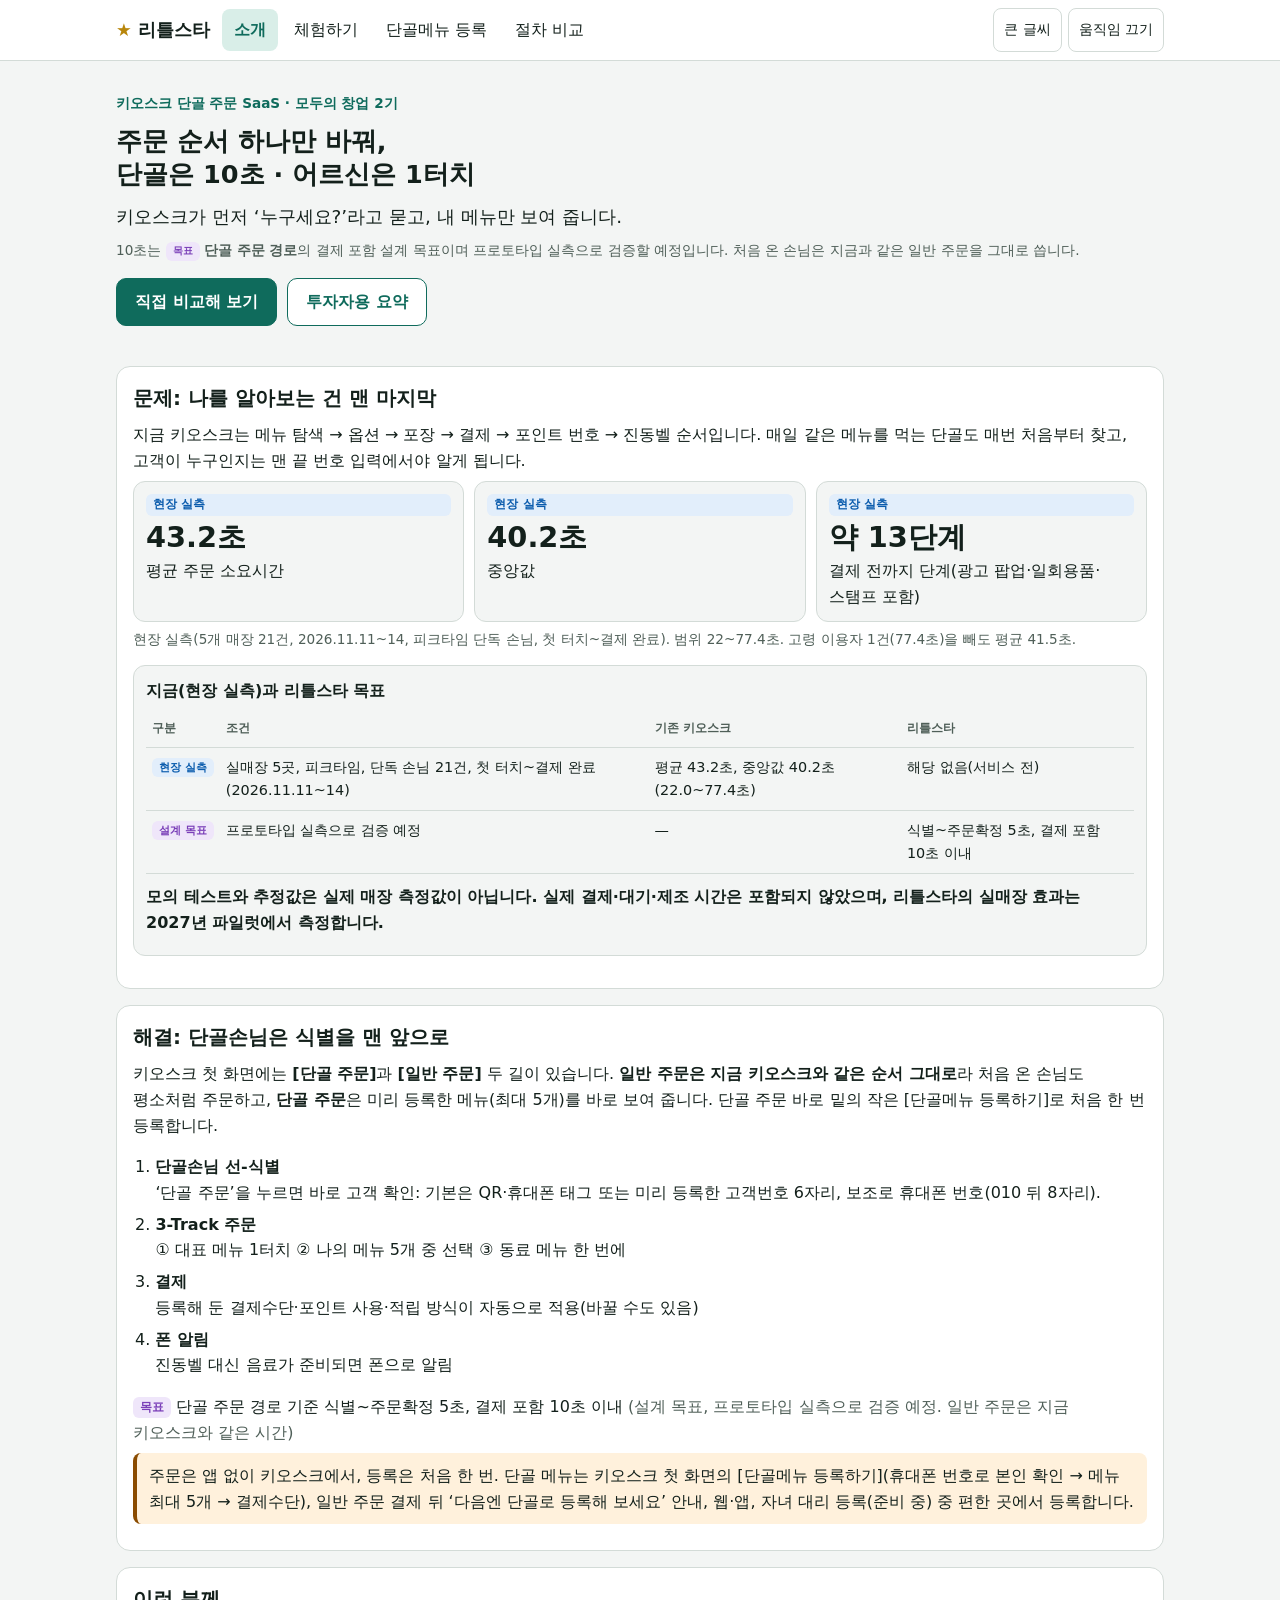
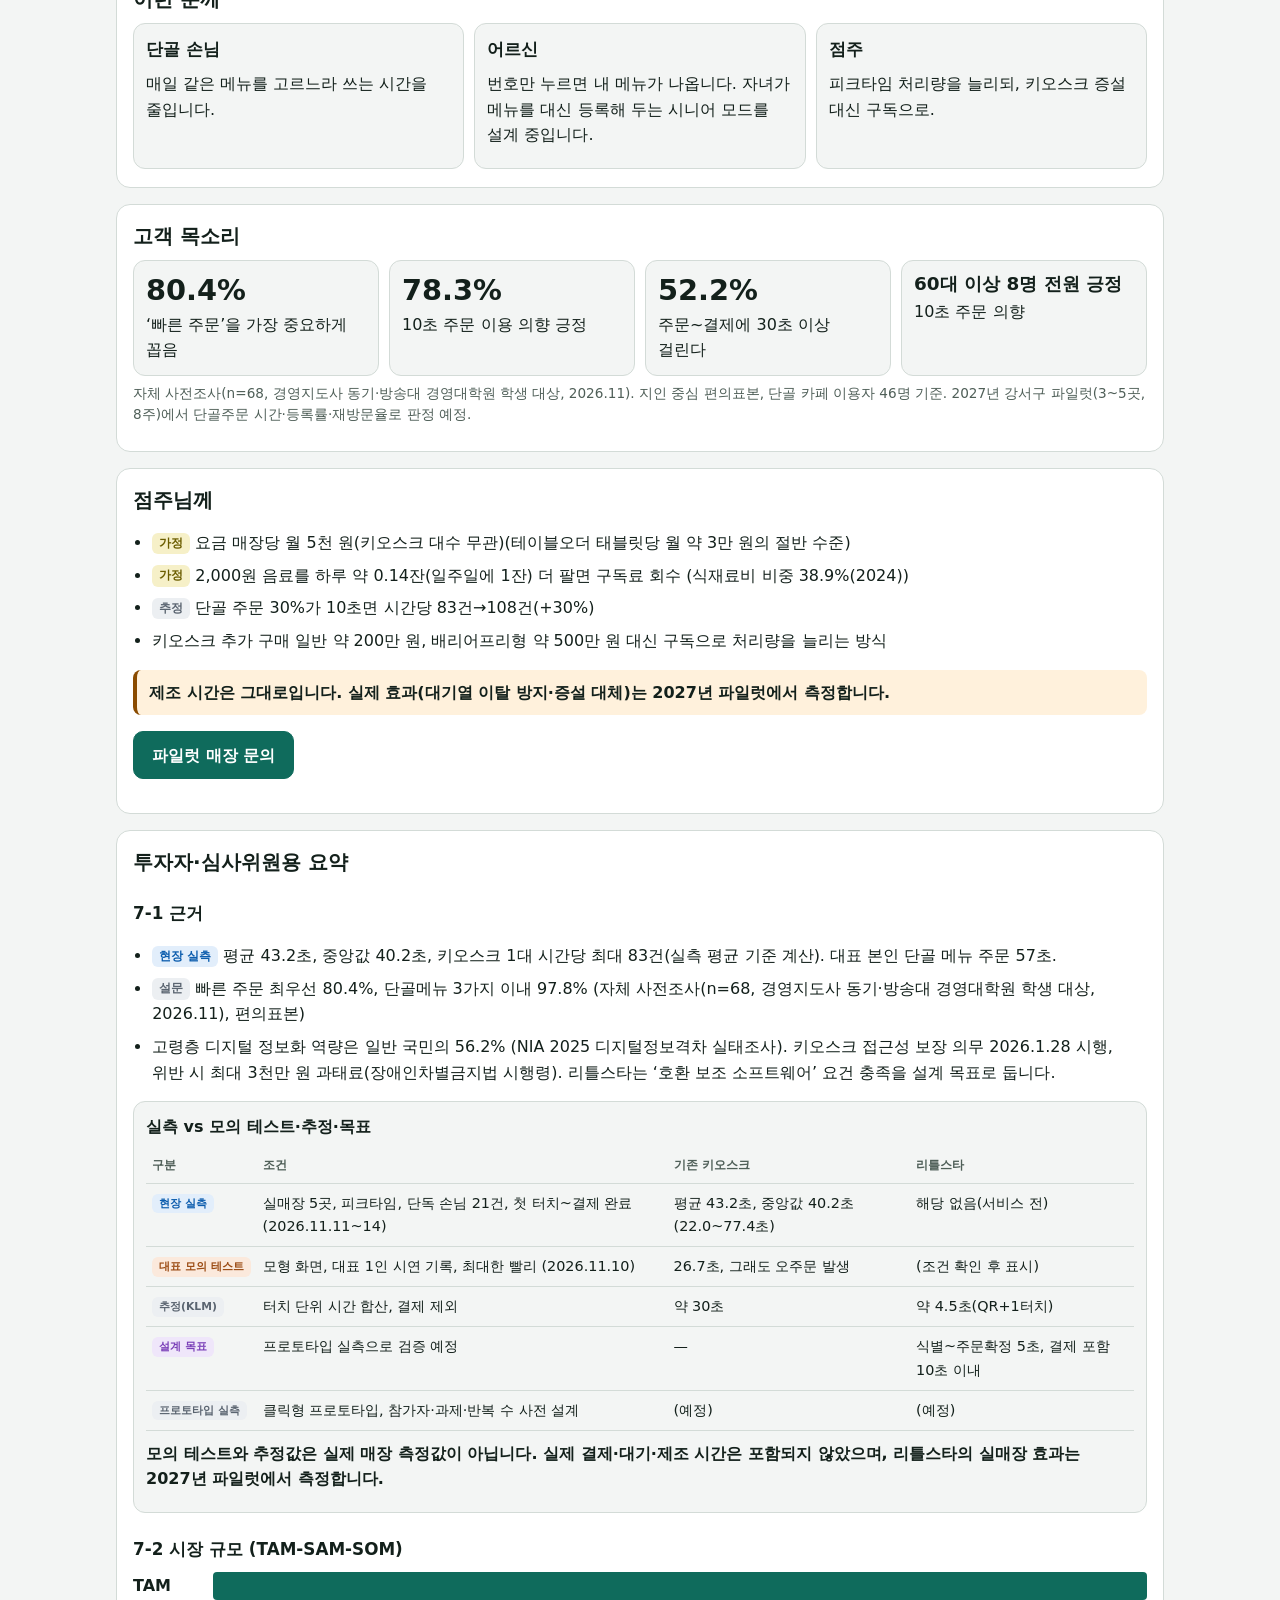
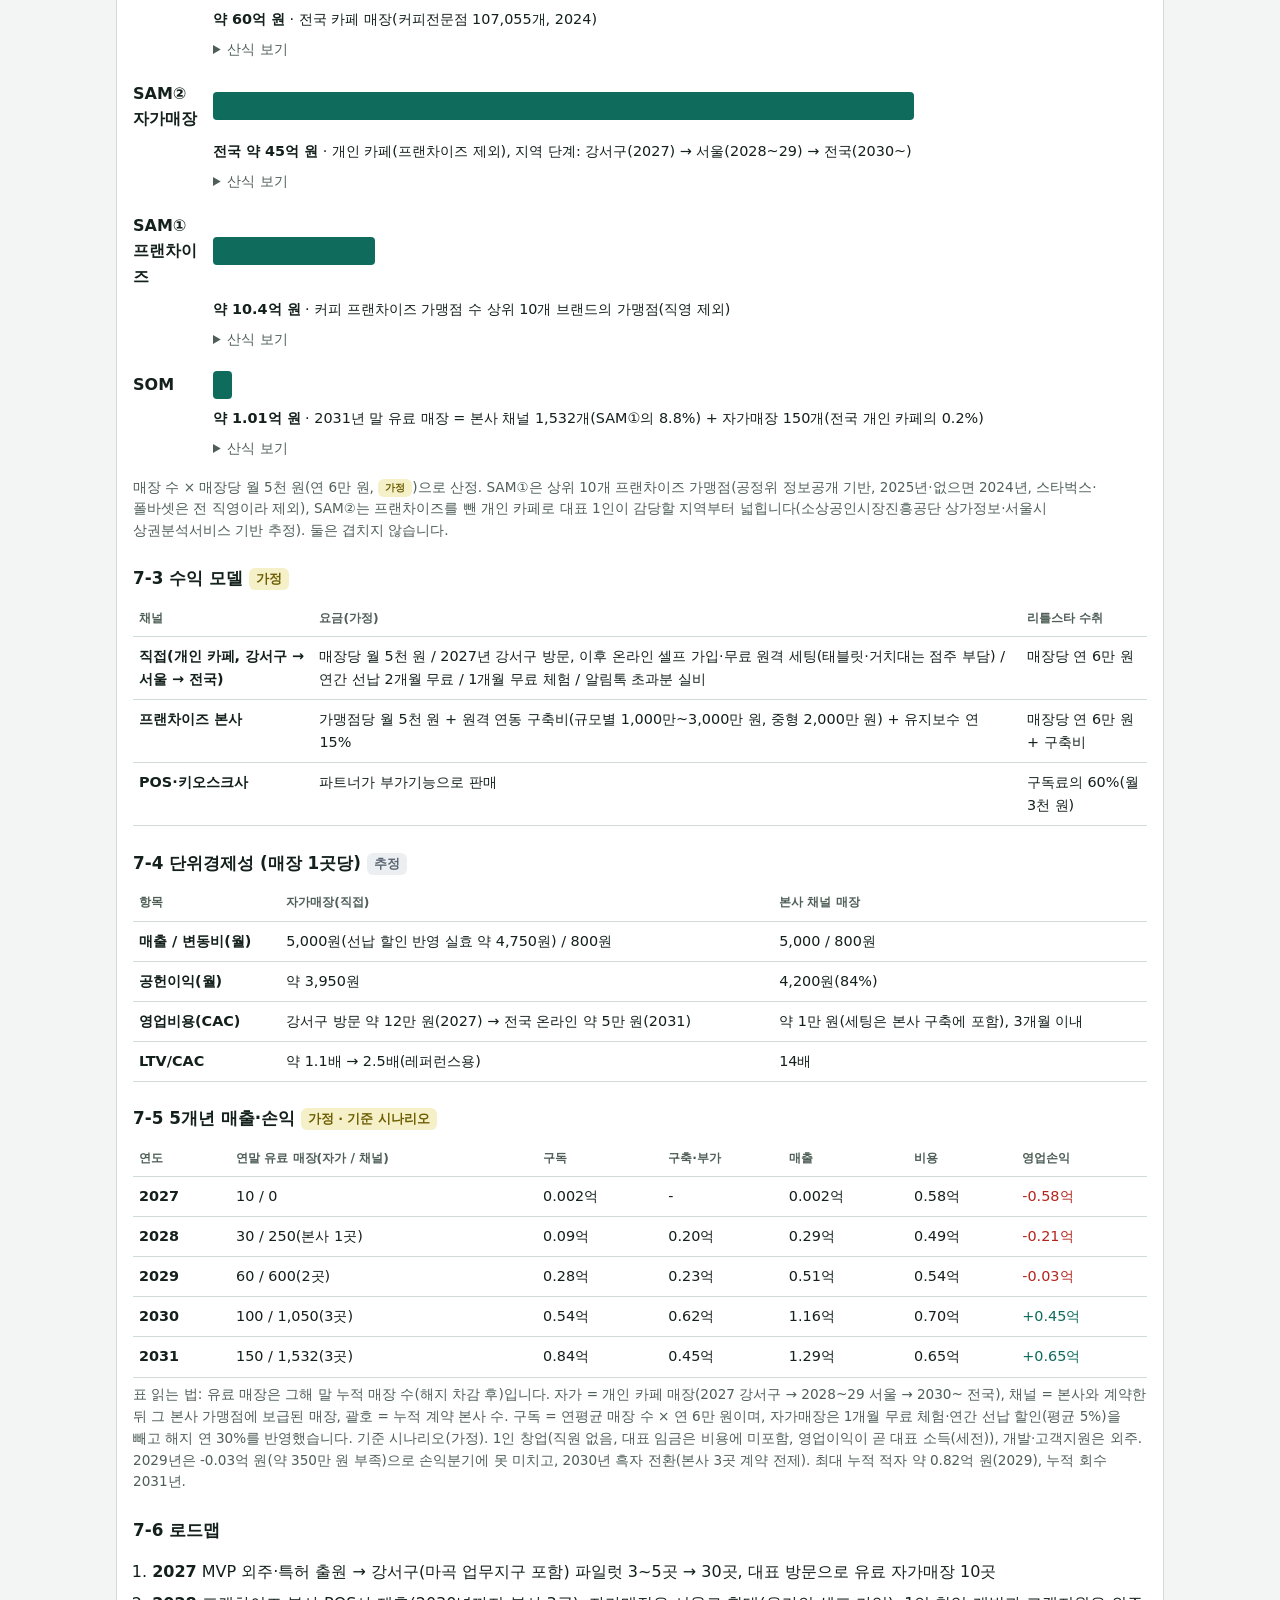
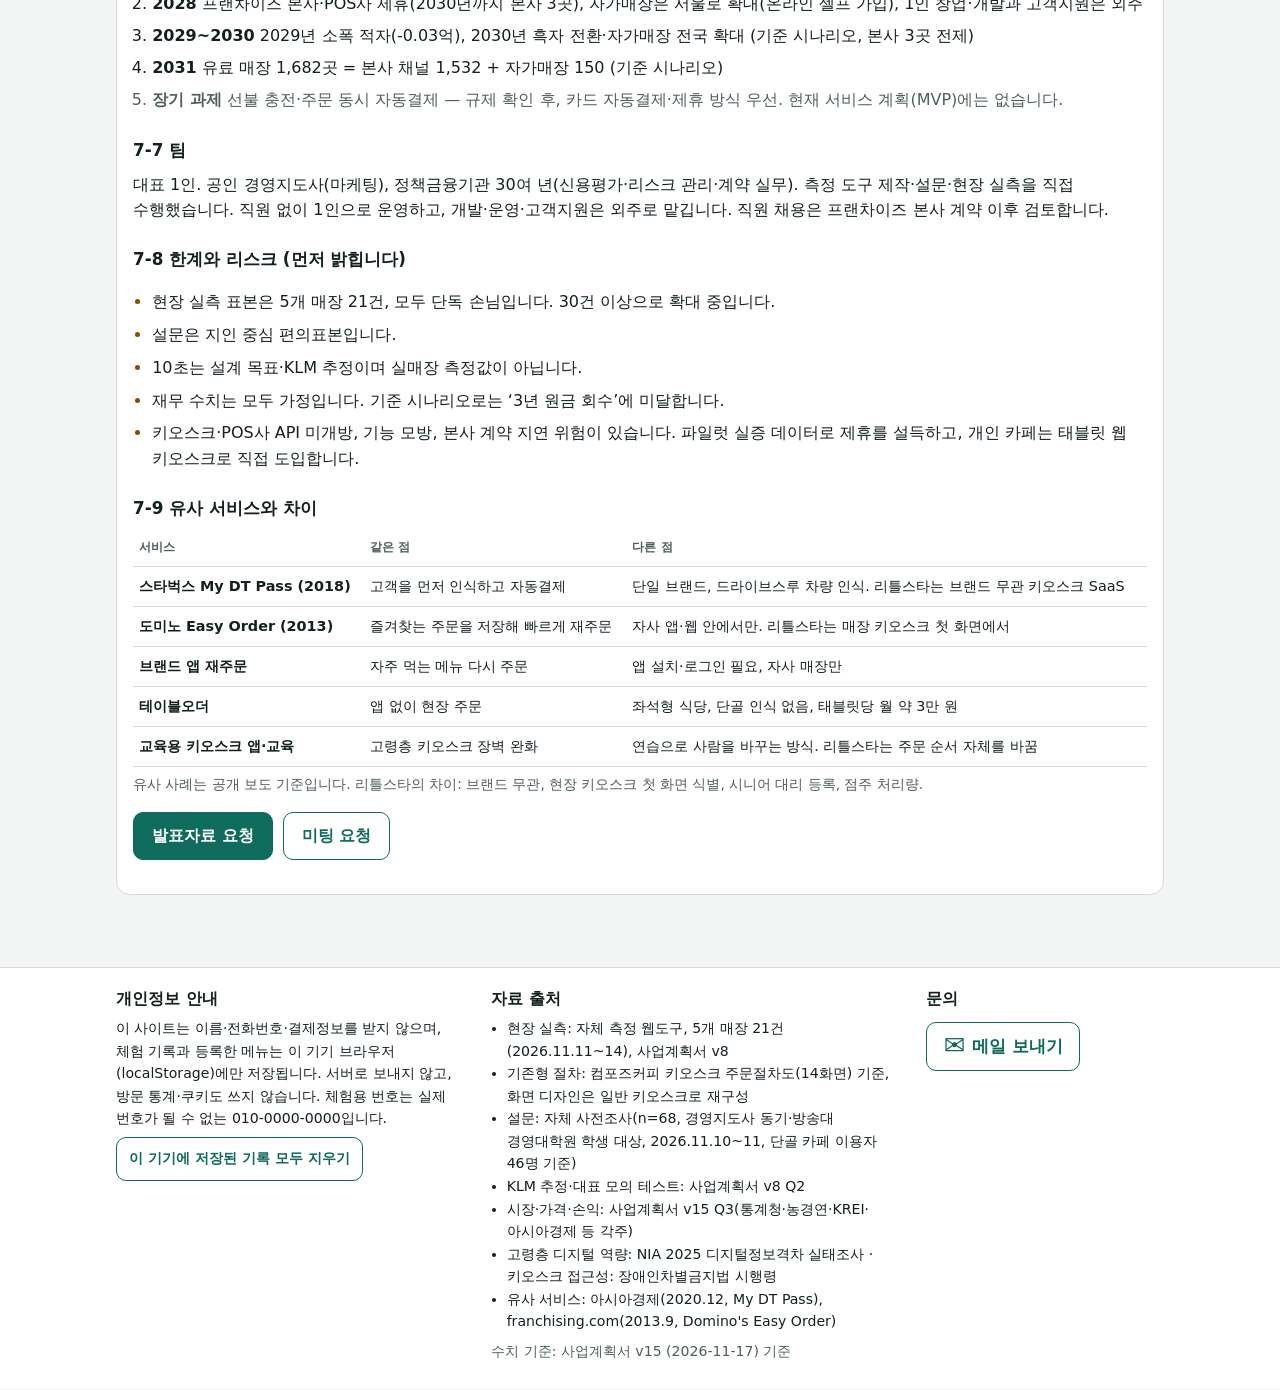
<file: index.html>
<!doctype html>
<html lang="ko">
<head>
<meta charset="utf-8">
<meta name="viewport" content="width=device-width, initial-scale=1, viewport-fit=cover">
<title>리틀스타 주문 비교</title>
<meta name="description" content="키오스크가 먼저 '누구세요?'라고 묻고, 내 메뉴만 보여 줍니다. 기존형 키오스크와 리틀스타 주문 순서를 직접 비교해 보세요.">
<meta property="og:title" content="리틀스타 · 주문 순서 하나만 바꿔, 단골은 10초">
<meta property="og:description" content="기존형 키오스크와 리틀스타로 같은 메뉴를 모의 주문해 보고 시간 차이를 직접 확인하세요. (웹 모의 체험, 실제 매장 측정값 아님)">
<meta property="og:type" content="website">
<meta property="og:locale" content="ko_KR">
<meta property="og:image" content="og.png">
<meta name="robots" content="noindex">
<style>
/* 리틀스타 소개 사이트 — 모바일 우선, 외부 폰트·라이브러리 없음(오프라인 시연 대비) */
:root{
  --bg:#f3f5f4; --surface:#ffffff; --line:#d3dbd7; --fg:#13201b; --muted:#4f5f58;
  --accent:#0f6b5c; --accent-fg:#ffffff; --accent-soft:#d9eee8;
  --warn:#8a4b00; --warn-soft:#fff1dc;
  --star:#b8860b; --star-soft:#fff6d6;
  --c-field:#0b5cad; --c-field-bg:#e2eefb;
  --c-target:#7a3fb8; --c-target-bg:#efe6fa;
  --c-est:#5a6470; --c-est-bg:#eceff2;
  --c-mock:#9a4a12; --c-mock-bg:#fbe9dc;
  --c-mine:#0f6b5c; --c-mine-bg:#d9eee8;
  --c-assume:#6b5d00; --c-assume-bg:#f6f0c8;
  --k-bg:#20262b; --k-surface:#2c343a; --k-fg:#f3f5f4; --k-btn:#ffffff; --k-btn-fg:#13201b; --k-accent:#e0592a;
  --font:"Apple SD Gothic Neo","Malgun Gothic","Noto Sans KR",system-ui,sans-serif;
  --mono:ui-monospace,"SF Mono",Menlo,Consolas,monospace;
  --fs:16px; --kbtn:56px;
  color-scheme:light;
}
@media (prefers-color-scheme: dark){:root:not([data-theme="light"]){
  --bg:#0f1513; --surface:#18201d; --line:#33403a; --fg:#e7eeea; --muted:#a5b5ad;
  --accent:#4cc3aa; --accent-fg:#06231d; --accent-soft:#173a32;
  --warn:#f0b35a; --warn-soft:#3a2a12; --star:#f2c94c; --star-soft:#3a3115;
  --c-field:#8cc2ff; --c-field-bg:#13304f; --c-target:#cfa8ff; --c-target-bg:#33204f;
  --c-est:#c3ccd5; --c-est-bg:#2a3138; --c-mock:#ffb98a; --c-mock-bg:#46260f;
  --c-mine:#7fe0c9; --c-mine-bg:#173a32; --c-assume:#efe08a; --c-assume-bg:#3b3510;
  color-scheme:dark}}
:root[data-theme="dark"]{
  --bg:#0f1513; --surface:#18201d; --line:#33403a; --fg:#e7eeea; --muted:#a5b5ad;
  --accent:#4cc3aa; --accent-fg:#06231d; --accent-soft:#173a32;
  --warn:#f0b35a; --warn-soft:#3a2a12; --star:#f2c94c; --star-soft:#3a3115;
  color-scheme:dark}
html.big{--fs:20px; --kbtn:72px}
*{box-sizing:border-box}
[hidden]{display:none!important}
html{scroll-behavior:smooth}
html.calm{scroll-behavior:auto}
html.calm *{animation:none!important;transition:none!important}
@media (prefers-reduced-motion: reduce){html{scroll-behavior:auto} *{animation:none!important;transition:none!important}}
body{margin:0;background:var(--bg);color:var(--fg);font-family:var(--font);font-size:var(--fs);line-height:1.6;word-break:keep-all;overflow-wrap:anywhere;padding-bottom:calc(72px + env(safe-area-inset-bottom,0px))}
a{color:var(--accent)}
:focus-visible{outline:3px solid var(--accent);outline-offset:2px}
[tabindex="-1"]:focus{outline:none}
.sr{position:absolute!important;width:1px;height:1px;overflow:hidden;clip:rect(0 0 0 0);white-space:nowrap}
.skip{position:absolute;left:-999px;top:0;background:var(--accent);color:var(--accent-fg);padding:8px 12px;z-index:100}
.skip:focus{left:8px}
.muted{color:var(--muted)} .small{font-size:.85em}
h1{font-size:1.6em;line-height:1.3;margin:.4em 0 .4em;text-wrap:balance}
h2{font-size:1.25em;line-height:1.35;margin:0 0 .5em}
h3{font-size:1.05em;margin:1.4em 0 .5em}
p{margin:.5em 0}

/* top bar */
.topbar{position:sticky;top:0;z-index:20;background:var(--surface);border-bottom:1px solid var(--line)}
.topbar-in{max-width:1080px;margin:0 auto;padding:8px 16px;display:flex;align-items:center;gap:12px;flex-wrap:wrap}
.brand{font-weight:800;text-decoration:none;color:var(--fg);font-size:1.1em;display:flex;align-items:center;gap:6px}
.logo{color:var(--star)}
.nav{display:none;gap:4px;flex:1}
.nav a{padding:8px 12px;border-radius:8px;text-decoration:none;color:var(--fg)}
.nav a[aria-current="page"]{background:var(--accent-soft);color:var(--accent);font-weight:700}
.prefs{margin-left:auto;display:flex;gap:6px}
.pref{font:inherit;font-size:.85em;min-height:44px;padding:4px 10px;border-radius:8px;border:1px solid var(--line);background:var(--surface);color:var(--fg);cursor:pointer}
.pref[aria-pressed="true"]{background:var(--accent);color:var(--accent-fg);border-color:var(--accent)}
.tabbar{position:fixed;left:0;right:0;bottom:0;z-index:20;display:grid;grid-template-columns:repeat(4,1fr);background:var(--surface);border-top:1px solid var(--line);padding-bottom:env(safe-area-inset-bottom,0px)}
.tabbar a{display:flex;flex-direction:column;align-items:center;justify-content:center;min-height:60px;text-decoration:none;color:var(--muted);font-size:.8em;gap:2px}
.tabbar a span{font-size:1.3em;line-height:1}
.tabbar a[aria-current="page"]{color:var(--accent);font-weight:700}
@media (min-width:760px){.nav{display:flex}.tabbar{display:none}body{padding-bottom:0}}

main{max-width:1080px;margin:0 auto;padding:8px 16px 32px;outline:none}
.page{display:block}
.hero{padding:24px 0 8px}
.eyebrow{color:var(--accent);font-weight:700;font-size:.85em;margin:0}
.lead{font-size:1.15em}
.lead.sm{font-size:1.05em}
.cta-row{display:flex;gap:10px;flex-wrap:wrap;margin:16px 0}
.btn{display:inline-flex;align-items:center;justify-content:center;min-height:48px;padding:8px 18px;border-radius:10px;border:1.5px solid var(--accent);color:var(--accent);background:var(--surface);font:inherit;font-weight:700;text-decoration:none;cursor:pointer}
.btn.primary{background:var(--accent);color:var(--accent-fg)}
.btn.sm{min-height:44px;font-size:.9em;padding:6px 12px}
.btn.ghost{border-color:var(--line);color:var(--fg)}
.btn:disabled{opacity:.45;cursor:default}
.sec{background:var(--surface);border:1px solid var(--line);border-radius:14px;padding:18px 16px;margin:16px 0}
.cards3,.cards4{display:grid;gap:10px;grid-template-columns:1fr}
@media (min-width:560px){.cards3{grid-template-columns:repeat(3,1fr)}.cards4{grid-template-columns:repeat(2,1fr)}}
@media (min-width:900px){.cards4{grid-template-columns:repeat(4,1fr)}}
.card,.stat-card{border:1px solid var(--line);border-radius:12px;padding:12px;background:var(--bg)}
.card h3{margin:0 0 .3em}
.stat-card{display:flex;flex-direction:column;gap:4px}
.big-num{font-size:1.8em;line-height:1.2;font-variant-numeric:tabular-nums}
.big-num.sm{font-size:1.15em}
.foot{font-size:.85em;color:var(--muted)}
.note{background:var(--warn-soft);border-left:4px solid var(--warn);padding:10px 12px;border-radius:8px}
.note.strong{font-weight:700}
.chip{display:inline-block;font-size:.75em;font-weight:700;border-radius:6px;padding:1px 7px;vertical-align:.1em;white-space:nowrap}
.t-field{background:var(--c-field-bg);color:var(--c-field)}
.t-target{background:var(--c-target-bg);color:var(--c-target)}
.t-estimate{background:var(--c-est-bg);color:var(--c-est)}
.t-mock{background:var(--c-mock-bg);color:var(--c-mock)}
.t-mine{background:var(--c-mine-bg);color:var(--c-mine)}
.t-assume{background:var(--c-assume-bg);color:var(--c-assume)}
.t-survey{background:var(--c-est-bg);color:var(--c-est)}
.t-long{background:var(--warn-soft);color:var(--warn)}
.flow{padding-left:1.4em}
.flow li{margin:.4em 0}
.flow li b{display:block}
.ticks{padding-left:1.2em}
.ticks li{margin:.45em 0}
.ticks.warn li::marker{color:var(--warn)}
.road{padding-left:1.2em}
.road li{margin:.4em 0}
.road li.long{color:var(--muted)}

/* comparison block (PRD 4.4) */
.cmp{border:1px solid var(--line);border-radius:12px;padding:12px;margin:14px 0;background:var(--bg)}
.cmp h3,.cmp h4{margin:0 0 .5em;font-size:1em}
.tbl-wrap{overflow-x:auto;-webkit-overflow-scrolling:touch;max-width:100%}
.tbl{border-collapse:collapse;width:100%;font-size:.9em}
.tbl th,.tbl td{border-bottom:1px solid var(--line);padding:8px 6px;text-align:left;vertical-align:top}
.tbl thead th{font-size:.85em;color:var(--muted);font-weight:600}
.tbl tbody th{font-weight:700}
.cmp-cards{display:none}
@media (max-width:640px){
  .cmp .tbl{display:none}
  .cmp-cards{display:flex;flex-direction:column;gap:8px}
  .cmp-card{border:1px solid var(--line);border-radius:10px;padding:10px;background:var(--surface)}
  .cmp-card .cond{font-size:.85em;color:var(--muted)}
  .cmp-card dl{display:grid;grid-template-columns:auto 1fr;gap:2px 10px;margin:.4em 0 0}
  .cmp-card dt{color:var(--muted);font-size:.85em}
  .cmp-card dd{margin:0}
}
.cmp-fixed{font-size:1em;font-weight:600;margin-top:10px}

/* market bars */
.market{display:flex;flex-direction:column;gap:10px}
.mk{display:grid;grid-template-columns:4.5em 1fr;gap:8px;align-items:center}
.mk .bar{height:28px;background:var(--accent);border-radius:4px;min-width:6px}
.mk .lab{font-weight:700}
.mk .val{grid-column:2;font-size:.9em}
.mk details{grid-column:2;font-size:.85em;color:var(--muted)}
.mk summary{cursor:pointer;min-height:32px}

/* P&L */
.pnl table{display:none}
.pnl .yr{border:1px solid var(--line);border-radius:10px;padding:10px;margin:8px 0;background:var(--bg)}
.pnl .yr dl{display:grid;grid-template-columns:auto 1fr;gap:2px 12px;margin:.3em 0 0}
.pnl .yr dt{color:var(--muted);font-size:.85em}
.pnl .yr dd{margin:0;font-variant-numeric:tabular-nums}
.neg{color:#b3261e} .pos{color:var(--accent)}
@media (prefers-color-scheme: dark){.neg{color:#ff8a80}}
@media (min-width:700px){.pnl table{display:table}.pnl .yr{display:none}}

/* P4 steps */
.tabs{display:flex;gap:6px;margin:12px 0;flex-wrap:wrap}
.tabs [role="tab"]{font:inherit;min-height:44px;padding:6px 14px;border-radius:999px;border:1px solid var(--line);background:var(--surface);color:var(--fg);cursor:pointer}
.tabs [aria-selected="true"]{background:var(--accent);color:var(--accent-fg);border-color:var(--accent)}
.steps{display:grid;gap:12px;grid-template-columns:1fr 1fr}
.steps[data-view="legacy"] .col.ls,.steps[data-view="ls"] .col.legacy{display:none}
.steps[data-view="legacy"],.steps[data-view="ls"]{grid-template-columns:1fr}
@media (max-width:520px){.steps[data-view="both"]{grid-template-columns:1fr}}
.col{background:var(--surface);border:1px solid var(--line);border-radius:12px;padding:12px}
.col h2{font-size:1.05em}
.col small{display:block;color:var(--muted);font-weight:400;font-size:.8em}
.col ol{margin:0;padding-left:1.8em}
.col li{padding:5px 4px;border-bottom:1px dashed var(--line)}
.col li.ident{background:var(--star-soft);font-weight:800;border-radius:6px}
.col .here{color:var(--warn);font-weight:700;font-size:.85em;white-space:nowrap}
.col.ls li{padding:12px 4px}
.move{margin-top:10px;font-weight:700;color:var(--star);animation:slideIn 1s ease-out 1}
@keyframes slideIn{from{transform:translateY(240px);opacity:0}to{transform:none;opacity:1}}

/* footer */
.foot-site{background:var(--surface);border-top:1px solid var(--line);margin-top:24px}
.foot-in{max-width:1080px;margin:0 auto;padding:20px 16px;display:grid;gap:18px}
@media (min-width:760px){.foot-in{grid-template-columns:1.2fr 1.4fr .8fr}}
.foot-in h2{font-size:1em}
.foot-in p,.src{font-size:.88em}
.src{padding-left:1.1em;margin:0}

/* ===== P2 체험 ===== */
.task{border:2px solid var(--accent);border-radius:14px;padding:14px;background:var(--surface);margin:12px 0}
.task h2{font-size:1em;color:var(--accent);margin:0 0 .3em}
.task .what{font-size:1.25em;font-weight:800}
.task ul{margin:.3em 0 0;padding-left:1.1em}
.choice{display:grid;gap:10px;margin:12px 0}
@media (min-width:640px){.choice{grid-template-columns:1fr 1fr}}
.timerbar{display:flex;justify-content:space-between;align-items:center;gap:8px;margin:8px 0;font-size:.9em}
.timer{font-family:var(--mono);font-variant-numeric:tabular-nums;font-weight:700;font-size:1.1em}
.order-tag{font-weight:700}

/* kiosk frame — both kiosks share exactly the same button size/feel (공정성 규칙) */
.kiosk{background:var(--k-bg);color:var(--k-fg);border-radius:18px;padding:14px;max-width:520px;margin:0 auto;min-height:520px;display:flex;flex-direction:column;gap:12px;position:relative}
.kiosk .k-head{display:flex;justify-content:space-between;align-items:center;font-size:.85em;color:#c7d0d6}
.kiosk h2{color:var(--k-fg);font-size:1.3em;margin:4px 0;text-align:center}
.kiosk p{color:#dfe5e9}
.kb{font:inherit;font-weight:700;min-height:var(--kbtn);border-radius:12px;border:0;background:var(--k-btn);color:var(--k-btn-fg);padding:8px 10px;cursor:pointer;touch-action:manipulation;-webkit-tap-highlight-color:transparent;font-size:1em;line-height:1.25}
.kb.acc{background:var(--k-accent);color:#fff}
.kb.sec2{background:var(--k-surface);color:var(--k-fg);border:1.5px solid #56626b}
.kb[aria-pressed="true"],.kb[aria-checked="true"]{background:var(--k-accent);color:#fff}
.kb:focus-visible{outline:3px solid #ffd54a;outline-offset:2px}
.kgrid{display:grid;gap:8px;grid-template-columns:1fr 1fr}
.kgrid.three{grid-template-columns:repeat(3,1fr)}
.krow{display:flex;gap:8px;flex-wrap:wrap}
.krow > .kb{flex:1}
.kcats{display:flex;gap:6px;overflow-x:auto;padding-bottom:4px}
.kcats .kb{flex:0 0 auto;min-width:4.6em;padding:6px 12px}
.kitem{display:flex;flex-direction:column;align-items:center;justify-content:center;gap:2px;text-align:center}
.kitem .pr{font-weight:400;font-size:.85em;opacity:.75}
.kpager{display:flex;justify-content:space-between;align-items:center;gap:8px}
.kcart{background:var(--k-surface);border-radius:12px;padding:10px;display:flex;flex-direction:column;gap:8px;margin-top:auto}
.kcart ul{margin:0;padding-left:1.1em;font-size:.9em}
.kfoot{display:flex;gap:8px;margin-top:auto}
.kfoot .kb{flex:1}
.kopt{display:flex;flex-direction:column;gap:6px}
.kopt h3{margin:4px 0 0;font-size:.95em;color:#c7d0d6}
.kmodal{position:fixed;inset:0;background:rgba(10,14,16,.86);z-index:50;color:var(--k-fg);display:flex;align-items:center;justify-content:center;padding:14px}
.kmodal .box{background:var(--k-surface);border-radius:14px;padding:16px;width:100%;max-width:520px;display:flex;flex-direction:column;gap:10px;max-height:100%;overflow:auto}
.kpad{display:grid;grid-template-columns:repeat(3,1fr);gap:8px}
.kphone{font-family:var(--mono);font-size:1.6em;text-align:center;letter-spacing:.06em;background:#11161a;border-radius:10px;padding:10px}
.kwarn{background:#4a3410;color:#ffe2a8;border-radius:10px;padding:8px 10px;font-size:.85em}
.kcheck{display:flex;flex-direction:column;gap:8px}
.kstar{background:linear-gradient(135deg,#ffe28a,#ffc94d);color:#2a1d00}
.kstar small{display:block;font-weight:500}
.kmenu-list{display:flex;flex-direction:column;gap:8px}
.kmenu-list .kb{text-align:left}
.kmenu-list small{display:block;font-weight:400;opacity:.8}
.kdone{text-align:center;padding:30px 0}
.kdone .big{font-size:3em}

/* results */
.result{background:var(--surface);border:1px solid var(--line);border-radius:14px;padding:16px;margin:12px 0}
.result h2{margin-top:0}
.bars{display:flex;flex-direction:column;gap:10px;margin:10px 0}
.barrow{display:grid;grid-template-columns:5.2em 1fr auto;gap:8px;align-items:center}
.barrow .bar{height:22px;border-radius:4px;background:var(--c-mine);min-width:4px}
.barrow .bar.legacy{background:var(--muted)}
.barrow .sec-v{font-family:var(--mono);font-weight:700;font-variant-numeric:tabular-nums}
.rtbl{width:100%;border-collapse:collapse;font-size:.92em}
.rtbl th,.rtbl td{padding:6px 4px;border-bottom:1px solid var(--line);text-align:left}
.rtbl td{font-variant-numeric:tabular-nums}
.disclaimer{border:2px solid var(--warn);background:var(--warn-soft);border-radius:10px;padding:10px 12px;font-size:1em;font-weight:600;margin:12px 0}
.ok{color:var(--accent);font-weight:700}
.bad{color:#b3261e;font-weight:700}
.history{font-size:.9em}
.history li{margin:.2em 0}

/* ===== P3 ===== */
.step-h{display:flex;align-items:center;gap:8px;margin:18px 0 8px}
.step-h .n{display:inline-flex;align-items:center;justify-content:center;width:1.8em;height:1.8em;border-radius:50%;background:var(--accent);color:var(--accent-fg);font-weight:800;font-size:.9em}
.step-h h2{margin:0;font-size:1.1em}
.seg{display:flex;flex-wrap:wrap;gap:6px;margin:6px 0 10px}
.seg button,.pick{font:inherit;min-height:48px;padding:6px 14px;border-radius:10px;border:1.5px solid var(--line);background:var(--surface);color:var(--fg);cursor:pointer}
.seg button[aria-pressed="true"],.pick[aria-pressed="true"]{border-color:var(--accent);background:var(--accent-soft);color:var(--accent);font-weight:700}
.picks{display:grid;grid-template-columns:repeat(2,1fr);gap:6px}
@media (min-width:640px){.picks{grid-template-columns:repeat(3,1fr)}}
.field label{display:block;font-weight:700;margin-bottom:4px}
.field input,.field select{font:inherit;min-height:48px;padding:8px 10px;border:1.5px solid var(--line);border-radius:10px;background:var(--surface);color:var(--fg);width:100%;max-width:360px}
.mylist{list-style:none;padding:0;margin:0;display:flex;flex-direction:column;gap:8px}
.mylist li{border:1px solid var(--line);border-radius:12px;padding:10px;background:var(--surface);display:grid;grid-template-columns:1fr auto;gap:6px;align-items:center}
.mylist li.rep{border:2px solid var(--star);background:var(--star-soft)}
.mylist .ctrl{display:flex;gap:4px;flex-wrap:wrap;justify-content:flex-end}
.mylist .ctrl button{font:inherit;font-size:.85em;min-height:44px;min-width:44px;border-radius:8px;border:1px solid var(--line);background:var(--surface);color:var(--fg);cursor:pointer;padding:4px 8px}
.ident-card{border:1px dashed var(--line);border-radius:12px;padding:12px;font-size:.92em}
.rtbl thead th,.ok,.bad,.rtbl td:first-of-type{white-space:nowrap}
/* 11/17: 두 방식 나란히 선택 */
.pair-h{font-size:1.05em;margin:16px 0 8px}
.pair{display:grid;grid-template-columns:1fr 1fr;gap:8px}
.pick-card{display:flex;flex-direction:column;gap:6px;padding:12px 10px}
.pick-card h2{font-size:1em;margin:0}
.pick-card.suggested{border:2px solid var(--accent)}
.pick-card .chip{align-self:flex-start;margin:0}
.mini{margin:0;padding-left:1.2em;font-size:.85em}
.mini li{margin:.15em 0}
.mini small{color:var(--muted)}
.pick-btns{display:flex;flex-direction:column;gap:6px;margin-top:auto}
.pick-btns .btn{width:100%;padding:8px 6px;font-size:.92em}
.done-line{margin:0;font-size:.9em}
.linkish{font:inherit;background:none;border:0;padding:0;color:var(--accent);text-decoration:underline;cursor:pointer;min-height:auto}
.kmenu-list .kb small{display:block;font-weight:400;font-size:.8em;opacity:.8}
.spin{animation:spin 1.6s linear infinite;display:inline-block}
@keyframes spin{to{transform:rotate(360deg)}}
@media (min-width:640px){.pick-card{padding:16px}.mini{font-size:.92em}}
/* 11/17-2: 단골 주문 목록·수량 */
.kline{display:grid;grid-template-columns:1fr auto;gap:8px;align-items:center;background:var(--k-surface);border-radius:12px;padding:8px 10px}
.kline.rep{background:#3a3320}
.kstep{display:flex;align-items:center;gap:6px}
.kstep .kb{min-width:var(--kbtn);padding:4px}
.kstep b{min-width:1.6em;text-align:center;font-size:1.2em}
.kok{background:#1f4d3f;color:#d9fbe9;border-radius:10px;padding:8px 10px;margin:0;font-weight:700;font-size:.92em}
.stepper{display:flex;align-items:center;gap:10px;margin:4px 0 8px}
.stepper button{font:inherit;min-height:48px;min-width:48px;border-radius:10px;border:1.5px solid var(--line);background:var(--surface);color:var(--fg);cursor:pointer;font-size:1.2em}
.stepper button:disabled{opacity:.4}
.stepper b{min-width:1.5em;text-align:center;font-size:1.2em}
.kstep .kb{font-size:1.5em;line-height:1;display:inline-flex;align-items:center;justify-content:center}
.kb small{display:block;font-weight:400;font-size:.8em;opacity:.9}

.hl-grid{display:grid;gap:14px;margin:10px 0}
@media (min-width:760px){.hl-grid{grid-template-columns:1fr 1fr}}
.hl{border:1px solid var(--line, #ccc);border-radius:10px;padding:12px}
.hl h3{margin:0 0 4px;font-size:1.15em}
.hl .sec-v{font-size:1.5em}
.hl .barrow .bar{height:30px}

.stagebar{display:flex;gap:8px;list-style:none;padding:0;margin:0 0 12px;flex-wrap:wrap}
.stagebar li{flex:1 1 200px;border:1px solid var(--line);border-radius:8px;padding:8px 10px;color:var(--muted)}
.stagebar li b{display:inline-block;min-width:1.6em;text-align:center;border-radius:50%;background:var(--line);margin-right:4px}
.stagebar li[aria-current]{border-color:var(--accent,#0e6b5c);color:var(--fg);font-weight:700}
.mylist li[aria-current]{outline:2px solid var(--accent,#0e6b5c)}

/* 문의 이메일 링크: 모바일에서 누르기 쉽게(최소 48px) */
.contact-mail { display: inline-flex; align-items: center; gap: .4em; min-height: 48px; padding: .6em 1em; margin: .25em 0; border: 1px solid currentColor; border-radius: 10px; font-size: 1.05rem; font-weight: 600; text-decoration: none; }
.contact-mail .ic { font-size: 1.6rem; line-height: 1; }
.contact-mail:hover, .contact-mail:focus-visible { text-decoration: underline; }

/* 로고 별 반짝임(11/17): 빛남+작은 별빛 2개. '움직임 끄기'·prefers-reduced-motion이면 위 공통 규칙으로 멈춤 */
.logo { position: relative; display: inline-block; animation: starTwinkle 2.4s ease-in-out infinite; }
.logo::before, .logo::after { content: ""; position: absolute; width: 6px; height: 6px; background: var(--star); opacity: 0; pointer-events: none;
  clip-path: polygon(50% 0, 62% 38%, 100% 50%, 62% 62%, 50% 100%, 38% 62%, 0 50%, 38% 38%); animation: starSpark 2.4s ease-in-out infinite; }
.logo::before { top: -4px; right: -6px; }
.logo::after { bottom: -2px; left: -6px; width: 4px; height: 4px; animation-delay: 1.2s; }
@keyframes starTwinkle {
  0%, 100% { transform: scale(1) rotate(0deg); opacity: .85; text-shadow: 0 0 0 transparent; }
  50% { transform: scale(1.18) rotate(8deg); opacity: 1; text-shadow: 0 0 6px var(--star), 0 0 12px var(--star); }
}
@keyframes starSpark {
  0%, 30%, 100% { opacity: 0; transform: scale(.3); }
  45% { opacity: 1; transform: scale(1.2); }
  60% { opacity: 0; transform: scale(.5); }
}

/* 단골메뉴 등록하기(11/17): 첫 화면 단골 버튼 바로 밑 작은 버튼, 일반 주문 구역, 결제 후 등록 안내 */
.kb-link{font:inherit;font-size:.88em;font-weight:600;min-height:40px;align-self:center;background:transparent;color:#ffd9a8;border:1.5px dashed #8a6a3a;border-radius:10px;padding:6px 14px;cursor:pointer;margin-top:-4px;touch-action:manipulation}
.kb-link small{font-weight:400;opacity:.85;margin-left:4px}
.kb-link:focus-visible{outline:3px solid #ffd54a;outline-offset:2px}
.kgen{border-top:1px solid #45505a;padding-top:10px;margin-top:2px;display:flex;flex-direction:column}
.kreg{background:#3a2e14;border:1px solid #8a6a3a;border-radius:12px;padding:10px;display:flex;flex-direction:column;gap:8px}
.kreg p{margin:0;color:#ffe9c4}
.kiosk h2 small{font-size:.7em;font-weight:500;color:#c7d0d6}
.kitem[disabled]{opacity:.45;cursor:not-allowed}

/* 키오스크 첫 화면(11/18): 왼쪽 일반 주문, 오른쪽 단골 주문 + 바로 밑 작은 단골메뉴 등록하기. 모바일 폭에서도 좌우 2열 유지 */
.kiosk.khome-wrap{min-height:0;gap:10px}
.khome{display:grid;grid-template-columns:minmax(0,1fr) minmax(0,1fr);gap:10px;align-items:stretch}
.khome-col{display:flex;flex-direction:column;gap:8px;min-width:0}
.khome-btn{display:flex;flex-direction:column;align-items:center;justify-content:center;gap:6px;text-align:center;min-height:170px;padding:14px 8px;word-break:keep-all;overflow-wrap:anywhere}
.khome-gen{flex:1;height:100%}
.khome-ls{flex:1}
.khome-btn .kt{font-size:1.25em;font-weight:800}
.khome-btn small{font-size:.75em;line-height:1.35}
.khome .kb-link{align-self:stretch;margin:0;text-align:center;word-break:keep-all;overflow-wrap:anywhere;line-height:1.3}
.khome .kb-link small{display:block;margin:2px 0 0}
.kst{display:block;font-size:.72em;font-weight:600;background:rgba(0,0,0,.28);border-radius:8px;padding:3px 6px;margin-top:2px}
.kst.sug{background:#ffd54a;color:#222}
.kb.suggested{outline:3px dashed #ffd54a;outline-offset:3px}
.khome-note{margin:0;text-align:center;color:#c7d0d6 !important}
@media (max-width:360px){.khome-btn{min-height:150px;padding:12px 6px}.khome-btn .kt{font-size:1.1em}}

</style>
<script>try{var p=JSON.parse(localStorage.getItem("ls_prefs")||"{}");if(p.big)document.documentElement.classList.add("big");if(p.calm)document.documentElement.classList.add("calm");}catch(e){}</script>
</head>
<body>
<a class="skip" href="#main">본문으로 건너뛰기</a>

<header class="topbar">
  <div class="topbar-in">
    <a class="brand" href="#home" aria-label="리틀스타 홈"><span class="logo" aria-hidden="true">★</span> 리틀스타</a>
    <nav class="nav" aria-label="주 메뉴">
      <a href="#home" data-route="home">소개</a>
      <a href="#try" data-route="try">체험하기</a>
      <a href="#my-menu" data-route="my-menu">단골메뉴 등록</a>
      <a href="#compare" data-route="compare">절차 비교</a>
    </nav>
    <div class="prefs">
      <button type="button" class="pref" id="btnBig" aria-pressed="false">큰 글씨</button>
      <button type="button" class="pref" id="btnCalm" aria-pressed="false" title="화면 움직임(애니메이션) 끄기">움직임 끄기</button>
    </div>
  </div>
</header>

<main id="main" tabindex="-1">

<!-- ========================= P1 홈 ========================= -->
<section class="page" data-page="home" aria-labelledby="h-home">
  <div class="hero">
    <p class="eyebrow">키오스크 단골 주문 SaaS · 모두의 창업 2기</p>
    <h1 id="h-home">주문 순서 하나만 바꿔,<br>단골은 10초 · 어르신은 1터치</h1>
    <p class="lead">키오스크가 먼저 ‘누구세요?’라고 묻고, 내 메뉴만 보여 줍니다.</p>
    <p class="small muted">10초는 <span class="chip t-target">목표</span> <b>단골 주문 경로</b>의 결제 포함 설계 목표이며 프로토타입 실측으로 검증할 예정입니다. 처음 온 손님은 지금과 같은 일반 주문을 그대로 씁니다.</p>
    <div class="cta-row">
      <a class="btn primary" href="#try">직접 비교해 보기</a>
      <a class="btn" href="#investor" data-scroll="investor">투자자용 요약</a>
    </div>
  </div>

  <section class="sec" aria-labelledby="h-problem">
    <h2 id="h-problem">문제: 나를 알아보는 건 맨 마지막</h2>
    <p>지금 키오스크는 메뉴 탐색 → 옵션 → 포장 → 결제 → 포인트 번호 → 진동벨 순서입니다. 매일 같은 메뉴를 먹는 단골도 매번 처음부터 찾고, 고객이 누구인지는 맨 끝 번호 입력에서야 알게 됩니다.</p>
    <div class="cards3">
      <div class="stat-card"><span class="chip t-field">현장 실측</span><b class="big-num"><span data-f="field.mean"></span>초</b><span>평균 주문 소요시간</span></div>
      <div class="stat-card"><span class="chip t-field">현장 실측</span><b class="big-num"><span data-f="field.median"></span>초</b><span>중앙값</span></div>
      <div class="stat-card"><span class="chip t-field">현장 실측</span><b class="big-num" data-f="field.legacySteps"></b><span>결제 전까지 단계(광고 팝업·일회용품·스탬프 포함)</span></div>
    </div>
    <p class="foot">현장 실측(<span data-f="field.stores"></span>개 매장 <span data-f="field.n"></span>건, <span data-f="field.period"></span>, 피크타임 단독 손님, 첫 터치~결제 완료). 범위 <span data-f="field.min"></span>~<span data-f="field.max"></span>초. 고령 이용자 1건(<span data-f="field.elderly"></span>초)을 빼도 평균 <span data-f="field.meanExElderly"></span>초.</p>
    <div data-cmp="summary"></div>
  </section>

  <section class="sec" aria-labelledby="h-solution">
    <h2 id="h-solution">해결: 단골손님은 식별을 맨 앞으로</h2>
    <p>키오스크 첫 화면에는 <b>[단골 주문]</b>과 <b>[일반 주문]</b> 두 길이 있습니다. <b>일반 주문은 지금 키오스크와 같은 순서 그대로</b>라 처음 온 손님도 평소처럼 주문하고, <b>단골 주문</b>은 미리 등록한 메뉴(최대 5개)를 바로 보여 줍니다. 단골 주문 바로 밑의 작은 [단골메뉴 등록하기]로 처음 한 번 등록합니다.</p>
    <ol class="flow">
      <li><b>단골손님 선-식별</b><span>‘단골 주문’을 누르면 바로 고객 확인: 기본은 QR·휴대폰 태그 또는 미리 등록한 고객번호 6자리, 보조로 휴대폰 번호(010 뒤 8자리).</span></li>
      <li><b>3-Track 주문</b><span>① 대표 메뉴 1터치 ② 나의 메뉴 5개 중 선택 ③ 동료 메뉴 한 번에</span></li>
      <li><b>결제</b><span>등록해 둔 결제수단·포인트 사용·적립 방식이 자동으로 적용(바꿀 수도 있음)</span></li>
      <li><b>폰 알림</b><span>진동벨 대신 음료가 준비되면 폰으로 알림</span></li>
    </ol>
    <p><span class="chip t-target">목표</span> 단골 주문 경로 기준 식별~주문확정 <span data-f="target.identToConfirm"></span>초, 결제 포함 <span data-f="target.withPayment"></span>초 이내 <span class="muted">(설계 목표, 프로토타입 실측으로 검증 예정. 일반 주문은 지금 키오스크와 같은 시간)</span></p>
    <p class="note">주문은 앱 없이 키오스크에서, 등록은 처음 한 번. 단골 메뉴는 키오스크 첫 화면의 [단골메뉴 등록하기](휴대폰 번호로 본인 확인 → 메뉴 최대 5개 → 결제수단), 일반 주문 결제 뒤 ‘다음엔 단골로 등록해 보세요’ 안내, 웹·앱, 자녀 대리 등록(준비 중) 중 편한 곳에서 등록합니다.</p>
  </section>

  <section class="sec" aria-labelledby="h-who">
    <h2 id="h-who">이런 분께</h2>
    <div class="cards3">
      <div class="card"><h3>단골 손님</h3><p>매일 같은 메뉴를 고르느라 쓰는 시간을 줄입니다.</p></div>
      <div class="card"><h3>어르신</h3><p>번호만 누르면 내 메뉴가 나옵니다. 자녀가 메뉴를 대신 등록해 두는 시니어 모드를 설계 중입니다.</p></div>
      <div class="card"><h3>점주</h3><p>피크타임 처리량을 늘리되, 키오스크 증설 대신 구독으로.</p></div>
    </div>
  </section>

  <section class="sec" aria-labelledby="h-voice">
    <h2 id="h-voice">고객 목소리</h2>
    <div class="cards4">
      <div class="stat-card"><b class="big-num"><span data-f="survey.fastFirst"></span>%</b><span>‘빠른 주문’을 가장 중요하게 꼽음</span></div>
      <div class="stat-card"><b class="big-num"><span data-f="survey.tenSecPositive"></span>%</b><span>10초 주문 이용 의향 긍정</span></div>
      <div class="stat-card"><b class="big-num"><span data-f="survey.over30s"></span>%</b><span>주문~결제에 30초 이상 걸린다</span></div>
      <div class="stat-card"><b class="big-num sm" data-f="survey.senior60Positive"></b><span>10초 주문 의향</span></div>
    </div>
    <p class="foot"><span data-f="survey.label"></span>. <span data-f="survey.note"></span>.</p>
  </section>

  <section class="sec" aria-labelledby="h-owner">
    <h2 id="h-owner">점주님께</h2>
    <ul class="ticks">
      <li><span class="chip t-assume">가정</span> 요금 <span data-f="pricing.direct"></span>(<span data-f="pricing.tableOrder"></span>의 절반 수준)</li>
      <li><span class="chip t-assume">가정</span> 2,000원 음료를 <span data-f="pricing.paybackCups"></span> 더 팔면 구독료 회수 (<span data-f="pricing.foodCost"></span>)</li>
      <li><span class="chip t-estimate">추정</span> <span data-f="pricing.throughput"></span></li>
      <li><span data-f="pricing.kioskCost"></span> 대신 구독으로 처리량을 늘리는 방식</li>
    </ul>
    <p class="note strong">제조 시간은 그대로입니다. 실제 효과(대기열 이탈 방지·증설 대체)는 2027년 파일럿에서 측정합니다.</p>
    <div class="cta-row"><a class="btn primary" data-mail="파일럿 매장 참여 문의" href="#home">파일럿 매장 문의</a></div>
  </section>

  <section class="sec investor" id="investor" aria-labelledby="h-investor">
    <h2 id="h-investor">투자자·심사위원용 요약</h2>

    <h3>7-1 근거</h3>
    <ul class="ticks">
      <li><span class="chip t-field">현장 실측</span> 평균 <span data-f="field.mean"></span>초, 중앙값 <span data-f="field.median"></span>초, 키오스크 1대 시간당 최대 <span data-f="field.throughputPerHour"></span>건(실측 평균 기준 계산). 대표 본인 단골 메뉴 주문 <span data-f="field.ownerOrder"></span>초.</li>
      <li><span class="chip t-survey">설문</span> 빠른 주문 최우선 <span data-f="survey.fastFirst"></span>%, 단골메뉴 3가지 이내 <span data-f="survey.within3menus"></span>% (<span data-f="survey.label"></span>, 편의표본)</li>
      <li>고령층 디지털 정보화 역량은 일반 국민의 <span data-f="regulation.niaSenior"></span>% (<span data-f="regulation.niaSource"></span>). 키오스크 접근성 보장 의무 <span data-f="regulation.barrierFree"></span>(<span data-f="regulation.barrierFreeSource"></span>). 리틀스타는 ‘호환 보조 소프트웨어’ 요건 충족을 설계 목표로 둡니다.</li>
    </ul>
    <div data-cmp="full"></div>

    <h3>7-2 시장 규모 (TAM-SAM-SOM)</h3>
    <div class="market" id="market"></div>
    <p class="foot">매장 수 × 매장당 월 5천 원(연 6만 원, <span class="chip t-assume">가정</span>)으로 산정. SAM①은 상위 10개 프랜차이즈 가맹점(공정위 정보공개 기반, 2025년·없으면 2024년, 스타벅스·폴바셋은 전 직영이라 제외), SAM②는 프랜차이즈를 뺀 개인 카페로 대표 1인이 감당할 지역부터 넓힙니다(소상공인시장진흥공단 상가정보·서울시 상권분석서비스 기반 추정). 둘은 겹치지 않습니다.</p>

    <h3>7-3 수익 모델 <span class="chip t-assume">가정</span></h3>
    <div class="tbl-wrap"><table class="tbl" id="tblChannels"><caption class="sr">채널별 요금과 리틀스타 수취</caption><thead><tr><th scope="col">채널</th><th scope="col">요금(가정)</th><th scope="col">리틀스타 수취</th></tr></thead><tbody></tbody></table></div>

    <h3>7-4 단위경제성 (매장 1곳당) <span class="chip t-estimate">추정</span></h3>
    <div class="tbl-wrap"><table class="tbl" id="tblUnit"><caption class="sr">매장 1곳당 단위경제성</caption><thead><tr><th scope="col">항목</th><th scope="col">자가매장(직접)</th><th scope="col">본사 채널 매장</th></tr></thead><tbody></tbody></table></div>

    <h3>7-5 5개년 매출·손익 <span class="chip t-assume">가정 · 기준 시나리오</span></h3>
    <div class="pnl" id="pnl"></div>
    <p class="foot" data-f="pnlNote"></p>

    <h3>7-6 로드맵</h3>
    <ol class="road">
      <li><b>2027</b> MVP 외주·특허 출원 → 강서구(마곡 업무지구 포함) 파일럿 3~5곳 → 30곳, 대표 방문으로 유료 자가매장 10곳</li>
      <li><b>2028</b> 프랜차이즈 본사·POS사 제휴(2030년까지 본사 3곳), 자가매장은 서울로 확대(온라인 셀프 가입), 1인 창업·개발과 고객지원은 외주</li>
      <li><b>2029~2030</b> 2029년 소폭 적자(-0.03억), 2030년 흑자 전환·자가매장 전국 확대 (기준 시나리오, 본사 3곳 전제)</li>
      <li><b>2031</b> 유료 매장 1,682곳 = 본사 채널 1,532 + 자가매장 150 (기준 시나리오)</li>
      <li class="long"><b>장기 과제</b> 선불 충전·주문 동시 자동결제 — 규제 확인 후, 카드 자동결제·제휴 방식 우선. 현재 서비스 계획(MVP)에는 없습니다.</li>
    </ol>

    <h3>7-7 팀</h3>
    <p>대표 1인. 공인 경영지도사(마케팅), 정책금융기관 30여 년(신용평가·리스크 관리·계약 실무). 측정 도구 제작·설문·현장 실측을 직접 수행했습니다. 직원 없이 1인으로 운영하고, 개발·운영·고객지원은 외주로 맡깁니다. 직원 채용은 프랜차이즈 본사 계약 이후 검토합니다.</p>

    <h3>7-8 한계와 리스크 (먼저 밝힙니다)</h3>
    <ul class="ticks warn">
      <li>현장 실측 표본은 <span data-f="field.stores"></span>개 매장 <span data-f="field.n"></span>건, 모두 단독 손님입니다. 30건 이상으로 확대 중입니다.</li>
      <li>설문은 지인 중심 편의표본입니다.</li>
      <li>10초는 설계 목표·KLM 추정이며 실매장 측정값이 아닙니다.</li>
      <li>재무 수치는 모두 가정입니다. 기준 시나리오로는 ‘3년 원금 회수’에 미달합니다.</li>
      <li>키오스크·POS사 API 미개방, 기능 모방, 본사 계약 지연 위험이 있습니다. 파일럿 실증 데이터로 제휴를 설득하고, 개인 카페는 태블릿 웹 키오스크로 직접 도입합니다.</li>
    </ul>

    <h3>7-9 유사 서비스와 차이</h3>
    <div class="tbl-wrap"><table class="tbl">
      <caption class="sr">유사 서비스와 리틀스타 비교</caption>
      <thead><tr><th scope="col">서비스</th><th scope="col">같은 점</th><th scope="col">다른 점</th></tr></thead>
      <tbody>
        <tr><th scope="row">스타벅스 My DT Pass (2018)</th><td>고객을 먼저 인식하고 자동결제</td><td>단일 브랜드, 드라이브스루 차량 인식. 리틀스타는 브랜드 무관 키오스크 SaaS</td></tr>
        <tr><th scope="row">도미노 Easy Order (2013)</th><td>즐겨찾는 주문을 저장해 빠르게 재주문</td><td>자사 앱·웹 안에서만. 리틀스타는 매장 키오스크 첫 화면에서</td></tr>
        <tr><th scope="row">브랜드 앱 재주문</th><td>자주 먹는 메뉴 다시 주문</td><td>앱 설치·로그인 필요, 자사 매장만</td></tr>
        <tr><th scope="row">테이블오더</th><td>앱 없이 현장 주문</td><td>좌석형 식당, 단골 인식 없음, 태블릿당 월 약 3만 원</td></tr>
        <tr><th scope="row">교육용 키오스크 앱·교육</th><td>고령층 키오스크 장벽 완화</td><td>연습으로 사람을 바꾸는 방식. 리틀스타는 주문 순서 자체를 바꿈</td></tr>
      </tbody>
    </table></div>
    <p class="foot">유사 사례는 공개 보도 기준입니다. 리틀스타의 차이: 브랜드 무관, 현장 키오스크 첫 화면 식별, 시니어 대리 등록, 점주 처리량.</p>

    <div class="cta-row">
      <a class="btn primary" data-mail="리틀스타 발표자료 요청" href="#home">발표자료 요청</a>
      <a class="btn" data-mail="리틀스타 미팅 요청" href="#home">미팅 요청</a>
    </div>
  </section>
</section>

<!-- ========================= P2 체험 ========================= -->
<section class="page" data-page="try" aria-labelledby="h-try" hidden>
  <h1 id="h-try">주문 순서 비교 체험</h1>
  <div id="tryRoot"></div>
</section>

<!-- ========================= P3 단골메뉴 ========================= -->
<section class="page" data-page="my-menu" aria-labelledby="h-my" hidden>
  <h1 id="h-my">단골메뉴 등록 <span class="chip t-mine">시연용</span></h1>
  <p class="lead sm">주문은 앱 없이 키오스크에서, 등록은 처음 한 번. 여기서 등록한 메뉴로 리틀스타 체험을 해 볼 수 있습니다.</p>
  <p class="note">이 화면은 시연용입니다. 실제 매장 키오스크와 연동되지 않으며, 이름·전화번호·결제정보를 받지 않습니다. 등록 내용은 이 기기 브라우저에만 저장됩니다.</p>
  <div id="myRoot"></div>
</section>

<!-- ========================= P4 절차 비교 ========================= -->
<section class="page" data-page="compare" aria-labelledby="h-cmp" hidden>
  <h1 id="h-cmp">주문 절차 비교</h1>
  <p class="lead sm">차이는 단 하나, <b>‘나를 알아보는 순서’</b>입니다.</p>
  <div class="tabs" role="tablist" aria-label="보기 방식">
    <button role="tab" type="button" id="tab-both" aria-selected="true" aria-controls="steps">나란히</button>
    <button role="tab" type="button" id="tab-legacy" aria-selected="false" aria-controls="steps">기존 키오스크</button>
    <button role="tab" type="button" id="tab-ls" aria-selected="false" aria-controls="steps">리틀스타</button>
  </div>
  <div class="steps" id="steps" data-view="both" role="tabpanel" aria-labelledby="tab-both">
    <div class="col legacy">
      <h2>기존 키오스크 <small>결제 전 약 13단계</small></h2>
      <ol>
        <li>매장/포장 선택</li><li>카테고리 선택</li><li>메뉴 탐색</li><li>메뉴 선택</li><li>온도·옵션</li><li>장바구니</li><li>광고 팝업</li><li>주문 확인</li><li>일회용품</li><li>스탬프 방법</li>
        <li class="ident">★ 번호 입력(식별) <span class="here">← 식별이 여기</span></li>
        <li>결제 수단</li><li>카드 삽입·승인</li>
      </ol>
    </div>
    <div class="col ls">
      <h2>리틀스타 <small>4단계</small></h2>
      <ol>
        <li class="ident">★ 단골 주문 → 고객 확인 (QR·태그 / 고객번호 6자리 / 보조: 휴대폰 번호)</li><li>나의 메뉴 확인 → 주문하기(1터치, 수량 ± 가능)</li><li>등록한 결제수단이 자동 선택된 화면에서 [결제하기]</li><li>폰 알림(진동벨 대신)</li>
      </ol>
      <p class="move" aria-hidden="true">단골주문은 식별이 11번째 → 1번째로</p>
    </div>
  </div>
  <p class="foot">기존형 단계는 A매장 키오스크 주문절차도(14화면)를 바탕으로 정리했습니다. 체험 페이지의 기존형 화면은 이 순서를 그대로 따릅니다(특정 브랜드 디자인 아님).</p>
  <p class="note"><span class="chip t-long">장기 과제</span> 선불 자동결제를 켜면 리틀스타 3단계 ‘결제’가 2단계 주문 확정과 합쳐집니다. 규제 확인 후 추진하며 현재 계획(MVP)에는 없습니다.</p>
  <ul class="ticks">
    <li><b>단골</b>은 시간: 매일 같은 메뉴를 처음부터 찾지 않습니다.</li>
    <li><b>어르신</b>은 접근성: 메뉴판 탐색 대신 번호만 누릅니다.</li>
    <li><b>점주</b>는 피크타임: 대기열 이탈과 키오스크 증설비 부담을 줄입니다.</li>
  </ul>
  <div data-cmp="full"></div>
  <div class="cta-row"><a class="btn primary" href="#try">직접 해 보기</a></div>
</section>

</main>

<footer class="foot-site">
  <div class="foot-in">
    <section aria-labelledby="h-privacy">
      <h2 id="h-privacy">개인정보 안내</h2>
      <p>이 사이트는 이름·전화번호·결제정보를 받지 않으며, 체험 기록과 등록한 메뉴는 이 기기 브라우저(localStorage)에만 저장됩니다. 서버로 보내지 않고, 방문 통계·쿠키도 쓰지 않습니다. 체험용 번호는 실제 번호가 될 수 없는 010-0000-0000입니다.</p>
      <button type="button" class="btn sm" id="btnWipe">이 기기에 저장된 기록 모두 지우기</button>
      <span class="small muted" id="wipeMsg" role="status"></span>
    </section>
    <section aria-labelledby="h-src">
      <h2 id="h-src">자료 출처</h2>
      <ul class="src">
        <li>현장 실측: 자체 측정 웹도구, 5개 매장 21건(2026.11.11~14), 사업계획서 v8</li>
        <li>기존형 절차: 컴포즈커피 키오스크 주문절차도(14화면) 기준, 화면 디자인은 일반 키오스크로 재구성</li>
        <li>설문: 자체 사전조사(n=68, 경영지도사 동기·방송대 경영대학원 학생 대상, 2026.11.10~11, 단골 카페 이용자 46명 기준)</li>
        <li>KLM 추정·대표 모의 테스트: 사업계획서 v8 Q2</li>
        <li>시장·가격·손익: 사업계획서 v15 Q3(통계청·농경연·KREI·아시아경제 등 각주)</li>
        <li>고령층 디지털 역량: NIA 2025 디지털정보격차 실태조사 · 키오스크 접근성: 장애인차별금지법 시행령</li>
        <li>유사 서비스: 아시아경제(2020.12, My DT Pass), franchising.com(2013.9, Domino's Easy Order)</li>
      </ul>
      <p class="small muted">수치 기준: <span data-f="version"></span></p>
    </section>
    <section aria-labelledby="h-contact">
      <h2 id="h-contact">문의</h2>
      <p id="contactLine"></p>
    </section>
  </div>
</footer>

<nav class="tabbar" aria-label="하단 메뉴">
  <a href="#home" data-route="home"><span aria-hidden="true">⌂</span>소개</a>
  <a href="#try" data-route="try"><span aria-hidden="true">▶</span>체험</a>
  <a href="#my-menu" data-route="my-menu"><span aria-hidden="true">★</span>단골메뉴</a>
  <a href="#compare" data-route="compare"><span aria-hidden="true">⇄</span>절차 비교</a>
</nav>

<div id="live" class="sr" aria-live="polite"></div>
<script>
/* 리틀스타 소개 사이트 — 수치 설정 파일(PRD C-03).
 * 사이트의 모든 근거 수치는 이 파일 한 곳에서 읽습니다. 실측 표본이 늘어나면 여기만 고치세요.
 * 근거: 사업계획서 v15(2026-11-17), PRD v10 4.2·4.4.
 * 주의: file:// 로 열어도 작동하도록 JSON 대신 JS 파일(window.FACTS)로 둡니다.
 */
window.FACTS = {
  version: "사업계획서 v15 (2026-11-17) 기준",
  // 문의 메일(11/17 작가님 지정). 화면·소스에 주소가 그대로 보이지 않도록 [도메인, 아이디]를 각각 거꾸로 적어 두고 누를 때 조립합니다.
  // 바꾸는 법: 예) abc@naver.com → ["moc.revan", "cba"]. 비우면([]) '공개 전 확정' 안내가 표시됩니다.
  contactParts: ["moc.liamg", "hjoyppah"],

  field: {
    label: "현장 실측",
    stores: 5, n: 21, period: "2026.11.11~14",
    condition: "실매장 5곳, 피크타임, 단독 손님 21건, 첫 터치~결제 완료",
    mean: 43.2, median: 40.2, min: 22.0, max: 77.4,
    elderly: 77.4, meanExElderly: 41.5,
    throughputPerHour: 83,
    legacySteps: "약 13단계",
    legacyStepsNote: "결제 전까지, 광고 팝업·일회용품·스탬프 포함 (A매장 주문 절차 기준)",
    ownerOrder: 57 // 대표 본인 단골 메뉴 주문(대표 실측)
  },

  mock: {
    label: "모의 테스트",
    legacy: 26.7,
    legacyNote: "대표 1인 시연 기록(모형 화면, 최대한 빨리), 그래도 오주문 발생",
    date: "2026.11.10",
    littlestar: null, // 【확인】 조건 확인 전 비공개(PRD 4.4). 값을 넣지 마세요.
    littlestarNote: "조건 확인 후 표시"
  },

  klm: { label: "추정(KLM)", legacy: 30, littlestar: 4.5, condition: "터치 단위 시간 합산, 결제 제외", littlestarNote: "QR+1터치" },

  target: { label: "목표", identToConfirm: 5, withPayment: 10, note: "설계 목표(프로토타입 실측으로 검증 예정)" },

  // ★ 결제 승인 대기(가정). 결제수단별 값을 아래 approvalSec 한 곳에서 바꾸면 체험·결과·안내 문구 전체에 반영됩니다.
  //   두 방식(현행·리틀스타)에 같은 결제수단이면 같은 값이 적용되고, 결과 총 시간에 포함됩니다.
  payment: {
    label: "가정",
    approvalSec: { card: 3.0, easy: 2.0, prepaid: 2.0 }, // 신용·체크카드 / 간편결제 / 선불충전금(간편결제와 같다고 가정)
    basis: "작가님 현장 체험 기준 가정값: 카드 약 3초, 간편결제 약 2초(선불충전금은 간편결제와 같다고 가정). 매장 실측 후 교체",
    ref: "참고: 해외 공개 자료(미국 결제대행사 Cayan, 2017)는 카드 승인 평균 약 4초. 국내 VAN 환경과 다를 수 있어 사용하지 않음"
  },

  survey: {
    label: "자체 사전조사(n=68, 경영지도사 동기·방송대 경영대학원 학생 대상, 2026.11)",
    n: 68, regulars: 46,
    fastFirst: 80.4, tenSecPositive: 78.3, over30s: 52.2, within3menus: 97.8,
    senior60Positive: "60대 이상 8명 전원 긍정", autoChargePositive: 39.1,
    note: "지인 중심 편의표본, 단골 카페 이용자 46명 기준. 2027년 강서구 파일럿(3~5곳, 8주)에서 단골주문 시간·등록률·재방문율로 판정 예정"
  },

  regulation: {
    niaSenior: 56.2, niaSource: "NIA 2025 디지털정보격차 실태조사",
    barrierFree: "2026.1.28 시행, 위반 시 최대 3천만 원 과태료",
    barrierFreeSource: "장애인차별금지법 시행령"
  },

  market: [
    { k: "TAM", def: "전국 카페 매장(커피전문점 107,055개, 2024)", formula: "약 100,000개 × 매장당 연 6만 원", value: "약 60억 원", v: 60 },
    { k: "SAM② 자가매장", def: "개인 카페(프랜차이즈 제외), 지역 단계: 강서구(2027) → 서울(2028~29) → 전국(2030~)", formula: "강서구 약 730 → 서울 약 15,100 → 전국 약 75,000곳(추정) × 연 6만 원", value: "전국 약 45억 원", v: 45 },
    { k: "SAM① 프랜차이즈", def: "커피 프랜차이즈 가맹점 수 상위 10개 브랜드의 가맹점(직영 제외)", formula: "17,321개 × 연 6만 원 (메가 3,969 · 컴포즈 3,325 · 빽다방 1,819 · 더벤티 1,287 · 텐퍼센트 976 · 매머드 813 = 2025년, 이디야 2,562 · 투썸 1,510 · 하삼동 644 · 더리터 416 = 2024년)", value: "약 10.4억 원", v: 10.4 },
    { k: "SOM", def: "2031년 말 유료 매장 = 본사 채널 1,532개(SAM①의 8.8%) + 자가매장 150개(전국 개인 카페의 0.2%)", formula: "약 1,682개 × 연 6만 원", value: "약 1.01억 원", v: 1.01 }
  ],

  pricing: {
    direct: "매장당 월 5천 원(키오스크 대수 무관)", tableOrder: "테이블오더 태블릿당 월 약 3만 원",
    paybackCups: "하루 약 0.14잔(일주일에 1잔)", foodCost: "식재료비 비중 38.9%(2024)",
    throughput: "단골 주문 30%가 10초면 시간당 83건→108건(+30%)",
    kioskCost: "키오스크 추가 구매 일반 약 200만 원, 배리어프리형 약 500만 원"
  },

  channels: [
    ["직접(개인 카페, 강서구 → 서울 → 전국)", "매장당 월 5천 원 / 2027년 강서구 방문, 이후 온라인 셀프 가입·무료 원격 세팅(태블릿·거치대는 점주 부담) / 연간 선납 2개월 무료 / 1개월 무료 체험 / 알림톡 초과분 실비", "매장당 연 6만 원"],
    ["프랜차이즈 본사", "가맹점당 월 5천 원 + 원격 연동 구축비(규모별 1,000만~3,000만 원, 중형 2,000만 원) + 유지보수 연 15%", "매장당 연 6만 원 + 구축비"],
    ["POS·키오스크사", "파트너가 부가기능으로 판매", "구독료의 60%(월 3천 원)"]
  ],

  unitEconomics: [
    ["매출 / 변동비(월)", "5,000원(선납 할인 반영 실효 약 4,750원) / 800원", "5,000 / 800원"],
    ["공헌이익(월)", "약 3,950원", "4,200원(84%)"],
    ["영업비용(CAC)", "강서구 방문 약 12만 원(2027) → 전국 온라인 약 5만 원(2031)", "약 1만 원(세팅은 본사 구축에 포함), 3개월 이내"],
    ["LTV/CAC", "약 1.1배 → 2.5배(레퍼런스용)", "14배"]
  ],

  pnl: [
    { y: "2027", stores: "10 / 0", sub: "0.002억", extra: "-", rev: "0.002억", cost: "0.58억", op: "-0.58억" },
    { y: "2028", stores: "30 / 250(본사 1곳)", sub: "0.09억", extra: "0.20억", rev: "0.29억", cost: "0.49억", op: "-0.21억" },
    { y: "2029", stores: "60 / 600(2곳)", sub: "0.28억", extra: "0.23억", rev: "0.51억", cost: "0.54억", op: "-0.03억" },
    { y: "2030", stores: "100 / 1,050(3곳)", sub: "0.54억", extra: "0.62억", rev: "1.16억", cost: "0.70억", op: "+0.45억" },
    { y: "2031", stores: "150 / 1,532(3곳)", sub: "0.84억", extra: "0.45억", rev: "1.29억", cost: "0.65억", op: "+0.65억" }
  ],
  pnlNote: "표 읽는 법: 유료 매장은 그해 말 누적 매장 수(해지 차감 후)입니다. 자가 = 개인 카페 매장(2027 강서구 → 2028~29 서울 → 2030~ 전국), 채널 = 본사와 계약한 뒤 그 본사 가맹점에 보급된 매장, 괄호 = 누적 계약 본사 수. 구독 = 연평균 매장 수 × 연 6만 원이며, 자가매장은 1개월 무료 체험·연간 선납 할인(평균 5%)을 빼고 해지 연 30%를 반영했습니다. 기준 시나리오(가정). 1인 창업(직원 없음, 대표 임금은 비용에 미포함, 영업이익이 곧 대표 소득(세전)), 개발·고객지원은 외주. 2029년은 -0.03억 원(약 350만 원 부족)으로 손익분기에 못 미치고, 2030년 흑자 전환(본사 3곳 계약 전제). 최대 누적 적자 약 0.82억 원(2029), 누적 회수 2031년."
};

</script>
<script>
/* 체험용 가상 매장·메뉴 데이터(PRD 9장 유지보수: menu 데이터 1곳).
 * 실제 브랜드 메뉴·가격이 아닙니다. 가격은 화면 구성을 위한 체험용 값입니다.
 * temps: 가능한 온도, coffee: 샷 추가 가능 여부
 */
window.MENU = {
  stores: [
    { id: "a", name: "리틀스타 데모 카페 A" },
    { id: "b", name: "리틀스타 데모 카페 B" },
    { id: "c", name: "리틀스타 데모 카페 C" }
  ],
  categories: [
    { id: "rec", name: "추천" },
    { id: "coffee", name: "커피" },
    { id: "decaf", name: "디카페인" },
    { id: "latte", name: "라떼" },
    { id: "drink", name: "음료·티" },
    { id: "dessert", name: "디저트" }
  ],
  items: [
    { id: "americano", name: "아메리카노", cat: ["coffee", "rec"], price: 1500, temps: ["HOT", "ICED"], coffee: true },
    { id: "cafelatte", name: "카페라떼", cat: ["coffee", "latte"], price: 2900, temps: ["HOT", "ICED"], coffee: true },
    { id: "vanillalatte", name: "바닐라라떼", cat: ["coffee", "latte", "rec"], price: 3300, temps: ["HOT", "ICED"], coffee: true },
    { id: "cappuccino", name: "카푸치노", cat: ["coffee"], price: 2900, temps: ["HOT", "ICED"], coffee: true },
    { id: "hazelnut", name: "헤이즐넛 아메리카노", cat: ["coffee"], price: 2000, temps: ["HOT", "ICED"], coffee: true },
    { id: "coldbrew", name: "콜드브루", cat: ["coffee"], price: 3000, temps: ["ICED"], coffee: true },
    { id: "espresso", name: "에스프레소", cat: ["coffee"], price: 1500, temps: ["HOT"], coffee: true },
    { id: "caramelmac", name: "카라멜마키아토", cat: ["coffee", "latte"], price: 3500, temps: ["HOT", "ICED"], coffee: true },
    { id: "mocha", name: "카페모카", cat: ["coffee", "latte"], price: 3500, temps: ["HOT", "ICED"], coffee: true },
    { id: "einspanner", name: "아인슈페너", cat: ["coffee"], price: 3700, temps: ["ICED"], coffee: true },
    { id: "d_americano", name: "디카페인 아메리카노", cat: ["decaf"], price: 2500, temps: ["HOT", "ICED"], coffee: true },
    { id: "d_latte", name: "디카페인 카페라떼", cat: ["decaf"], price: 3400, temps: ["HOT", "ICED"], coffee: true },
    { id: "d_vanilla", name: "디카페인 바닐라라떼", cat: ["decaf"], price: 3800, temps: ["HOT", "ICED"], coffee: true },
    { id: "d_coldbrew", name: "디카페인 콜드브루", cat: ["decaf"], price: 3500, temps: ["ICED"], coffee: true },
    { id: "d_hazelnut", name: "디카페인 헤이즐넛 아메리카노", cat: ["decaf"], price: 3000, temps: ["HOT", "ICED"], coffee: true },
    { id: "d_cappuccino", name: "디카페인 카푸치노", cat: ["decaf"], price: 3400, temps: ["HOT", "ICED"], coffee: true },
    { id: "greentealatte", name: "녹차라떼", cat: ["latte", "drink"], price: 3300, temps: ["HOT", "ICED"], coffee: false },
    { id: "chocolatte", name: "초코라떼", cat: ["latte", "drink"], price: 3300, temps: ["HOT", "ICED"], coffee: false },
    { id: "lemonade", name: "레몬에이드", cat: ["drink", "rec"], price: 3500, temps: ["ICED"], coffee: false },
    { id: "peachtea", name: "복숭아 아이스티", cat: ["drink"], price: 3000, temps: ["ICED"], coffee: false },
    { id: "chamomile", name: "캐모마일 티", cat: ["drink"], price: 2500, temps: ["HOT", "ICED"], coffee: false },
    { id: "yuzutea", name: "유자차", cat: ["drink"], price: 3300, temps: ["HOT", "ICED"], coffee: false },
    { id: "croffle", name: "크로플", cat: ["dessert", "rec"], price: 3000, temps: [], coffee: false, food: true },
    { id: "cookie", name: "초코칩 쿠키", cat: ["dessert"], price: 2000, temps: [], coffee: false, food: true },
    { id: "cheesecake", name: "치즈케이크", cat: ["dessert"], price: 4500, temps: [], coffee: false, food: true }
  ],
  options: {
    size: ["기본", "큰 사이즈"],
    shot: [0, 1, 2],
    sweet: ["기본", "덜 달게", "더 달게"],
    ice: ["적게", "보통", "많이"]
  },
  demoCustomerNo: "246810", // 데모 고객의 체험용 고객번호(6자리)
  // 체험 과제 기본값(데모 고객 메뉴). PRD 6.2 예시. 【확인】 대표 확정 필요
  demoTask: { itemId: "d_americano", temp: "ICED", size: "기본", shot: 1, sweet: "기본", ice: "보통", takeout: true }
};

</script>
<script>
/* 리틀스타 소개 사이트 — 정적 단일 페이지 앱(서버 전송 없음, localStorage만 사용) */
(function () {
  "use strict";
  var F = window.FACTS, M = window.MENU;
  var $ = function (s, r) { return (r || document).querySelector(s); };
  var $$ = function (s, r) { return Array.prototype.slice.call((r || document).querySelectorAll(s)); };
  function esc(s) { return String(s == null ? "" : s).replace(/[&<>"']/g, function (c) { return { "&": "&amp;", "<": "&lt;", ">": "&gt;", '"': "&quot;", "'": "&#39;" }[c]; }); }
  function get(path, obj) { return path.split(".").reduce(function (o, k) { return o == null ? o : o[k]; }, obj); }
  function fmt(n) { return typeof n === "number" ? (Number.isInteger(n) ? String(n) : n.toFixed(1)) : n; }
  function s1(ms) { return (ms / 1000).toFixed(1); }
  var store = {
    get: function (k, d) { try { var v = localStorage.getItem(k); return v == null ? d : JSON.parse(v); } catch (e) { return d; } },
    set: function (k, v) { try { localStorage.setItem(k, JSON.stringify(v)); return true; } catch (e) { return false; } },
    del: function (k) { try { localStorage.removeItem(k); } catch (e) {} }
  };
  function announce(t) { var l = $("#live"); if (l) { l.textContent = ""; setTimeout(function () { l.textContent = t; }, 30); } }

  /* ---------- 공통: 큰 글씨·움직임 끄기 ---------- */
  var prefs = store.get("ls_prefs", {});
  function applyPrefs() {
    document.documentElement.classList.toggle("big", !!prefs.big);
    document.documentElement.classList.toggle("calm", !!prefs.calm);
    $("#btnBig").setAttribute("aria-pressed", prefs.big ? "true" : "false");
    $("#btnCalm").setAttribute("aria-pressed", prefs.calm ? "true" : "false");
  }
  $("#btnBig").addEventListener("click", function () { prefs.big = !prefs.big; store.set("ls_prefs", prefs); applyPrefs(); });
  $("#btnCalm").addEventListener("click", function () { prefs.calm = !prefs.calm; store.set("ls_prefs", prefs); applyPrefs(); });
  applyPrefs();

  /* ---------- 공통: 수치 채우기(C-03) ---------- */
  $$("[data-f]").forEach(function (el) { var v = get(el.getAttribute("data-f"), F); el.textContent = v == null ? "" : fmt(v); });

  /* ---------- 문의(C-04) ---------- */
  // 주소는 화면에 표시하지 않고, 누르는 순간에만 조립해 메일 앱을 엽니다(단순 수집 봇 회피용, 완전한 보호는 아님).
  function rev(t) { return String(t).split("").reverse().join(""); }
  var CP = F.contactParts || [];
  var hasMail = CP.length === 2;
  function openMail(subject) { location.href = "mai" + "lto:" + rev(CP[1]) + "\u0040" + rev(CP[0]) + "?subject=" + encodeURIComponent(subject); }
  function bindMail(a, subject) { a.href = "#contact"; a.addEventListener("click", function (e) { e.preventDefault(); openMail(subject); }); }
  $$("[data-mail]").forEach(function (a) {
    if (hasMail) { bindMail(a, a.getAttribute("data-mail")); }
    else { a.href = "#contact-pending"; a.addEventListener("click", function (e) { e.preventDefault(); $("#contactLine").scrollIntoView(); $("#contactLine").focus && $("#contactLine").setAttribute("tabindex", "-1"); $("#contactLine").focus(); }); }
  });
  if (hasMail) {
    $("#contactLine").innerHTML = '<a class="contact-mail" href="#contact" aria-label="문의 메일 보내기" title="문의 메일 보내기"><span class="ic" aria-hidden="true">✉</span><span aria-hidden="true">메일 보내기</span></a>';
    bindMail($("#contactLine a"), "[리틀스타 문의]");
  } else { $("#contactLine").textContent = "문의 이메일은 공개 전에 확정해 이곳에 표시합니다."; }

  /* ---------- 4.4 실측 vs 모의 테스트 비교 블록(C-08) ---------- */
  var CMP_FIXED = "모의 테스트와 추정값은 실제 매장 측정값이 아닙니다. 실제 결제·대기·제조 시간은 포함되지 않았으며, 리틀스타의 실매장 효과는 2027년 파일럿에서 측정합니다.";
  function cmpRows() {
    var f = F.field, m = F.mock, k = F.klm, t = F.target;
    return [
      { name: "현장 실측", chip: "t-field", cond: f.condition + " (" + f.period + ")", legacy: "평균 " + f.mean + "초, 중앙값 " + f.median + "초 (" + f.min.toFixed(1) + "~" + f.max + "초)", ls: "해당 없음(서비스 전)" },
      { name: "대표 모의 테스트", chip: "t-mock", cond: "모형 화면, 대표 1인 시연 기록, 최대한 빨리 (" + m.date + ")", legacy: m.legacy + "초, 그래도 오주문 발생", ls: m.littlestar == null ? "(" + m.littlestarNote + ")" : m.littlestar + "초" },
      { name: "추정(KLM)", chip: "t-estimate", cond: k.condition, legacy: "약 " + k.legacy + "초", ls: "약 " + k.littlestar + "초(" + k.littlestarNote + ")" },
      { name: "설계 목표", chip: "t-target", cond: "프로토타입 실측으로 검증 예정", legacy: "—", ls: "식별~주문확정 " + t.identToConfirm + "초, 결제 포함 " + t.withPayment + "초 이내" },
      { name: "프로토타입 실측", chip: "t-estimate", cond: "클릭형 프로토타입, 참가자·과제·반복 수 사전 설계", legacy: "(예정)", ls: "(예정)" }
    ];
  }
  function cmpTable(rows) {
    var h = '<div class="tbl-wrap"><table class="tbl"><caption class="sr">실측과 모의 테스트·추정·목표 비교</caption><thead><tr><th scope="col">구분</th><th scope="col">조건</th><th scope="col">기존 키오스크</th><th scope="col">리틀스타</th></tr></thead><tbody>';
    rows.forEach(function (r) { h += '<tr><th scope="row"><span class="chip ' + r.chip + '">' + esc(r.name) + "</span></th><td>" + esc(r.cond) + "</td><td>" + esc(r.legacy) + "</td><td>" + esc(r.ls) + "</td></tr>"; });
    h += "</tbody></table></div><div class=\"cmp-cards\">";
    rows.forEach(function (r) { h += '<div class="cmp-card"><span class="chip ' + r.chip + '">' + esc(r.name) + '</span><div class="cond">조건: ' + esc(r.cond) + "</div><dl><dt>기존</dt><dd>" + esc(r.legacy) + "</dd><dt>리틀스타</dt><dd>" + esc(r.ls) + "</dd></dl></div>"; });
    return h + "</div>";
  }
  function renderCmp(el) {
    var mode = el.getAttribute("data-cmp"), rows = cmpRows();
    if (mode === "summary") rows = [rows[0], rows[3]];
    el.className = "cmp";
    el.innerHTML = "<h3>" + (mode === "summary" ? "지금(현장 실측)과 리틀스타 목표" : "실측 vs 모의 테스트·추정·목표") + "</h3>" + cmpTable(rows) + '<p class="cmp-fixed">' + esc(CMP_FIXED) + "</p>";
  }
  $$("[data-cmp]").forEach(renderCmp);

  /* ---------- P1 투자자 섹션 표 ---------- */
  (function () {
    var max = Math.max.apply(null, F.market.map(function (x) { return x.v; }));
    $("#market").innerHTML = F.market.map(function (x) {
      return '<div class="mk"><span class="lab">' + esc(x.k) + '</span><div class="bar" style="width:' + Math.max(2, x.v / max * 100) + '%" aria-hidden="true"></div><span class="val"><b>' + esc(x.value) + "</b> · " + esc(x.def) + '</span><details><summary>산식 보기</summary>' + esc(x.formula) + "</details></div>";
    }).join("");
    $("#tblChannels tbody").innerHTML = F.channels.map(function (r) { return '<tr><th scope="row">' + esc(r[0]) + "</th><td>" + esc(r[1]) + "</td><td>" + esc(r[2]) + "</td></tr>"; }).join("");
    $("#tblUnit tbody").innerHTML = F.unitEconomics.map(function (r) { return '<tr><th scope="row">' + esc(r[0]) + "</th><td>" + esc(r[1]) + "</td><td>" + esc(r[2]) + "</td></tr>"; }).join("");
    var cls = function (v) { return v.charAt(0) === "-" ? "neg" : v.charAt(0) === "+" ? "pos" : ""; };
    var t = '<div class="tbl-wrap"><table class="tbl"><caption class="sr">5개년 매출·손익(기준 시나리오, 가정)</caption><thead><tr><th scope="col">연도</th><th scope="col">연말 유료 매장(자가 / 채널)</th><th scope="col">구독</th><th scope="col">구축·부가</th><th scope="col">매출</th><th scope="col">비용</th><th scope="col">영업손익</th></tr></thead><tbody>';
    F.pnl.forEach(function (r) { t += '<tr><th scope="row">' + r.y + "</th><td>" + esc(r.stores) + "</td><td>" + r.sub + "</td><td>" + r.extra + "</td><td>" + r.rev + "</td><td>" + r.cost + '</td><td class="' + cls(r.op) + '">' + r.op + "</td></tr>"; });
    t += "</tbody></table></div>";
    F.pnl.forEach(function (r) { t += '<div class="yr"><b>' + r.y + "년</b><dl><dt>연말 유료 매장(자가 / 채널)</dt><dd>" + esc(r.stores) + "</dd><dt>매출</dt><dd>" + r.rev + " (구독 " + r.sub + ", 구축·부가 " + r.extra + ")</dd><dt>비용</dt><dd>" + r.cost + '</dd><dt>영업손익</dt><dd class="' + cls(r.op) + '">' + r.op + "</dd></dl></div>"; });
    $("#pnl").innerHTML = t;
  })();

  /* ---------- 개인정보: 기록 지우기(C-11) ---------- */
  $("#btnWipe").addEventListener("click", function () {
    ["ls_my", "ls_runs", "ls_prefs"].forEach(store.del);
    prefs = {}; applyPrefs(); my.load(); if (route === "my-menu") my.render(); if (route === "try") { tryp.reset(); tryp.render(); }
    $("#wipeMsg").textContent = "이 기기에 저장된 체험 기록·등록 메뉴·화면 설정을 지웠습니다.";
  });

  /* ---------- P4 탭 ---------- */
  $$(".tabs [role=tab]").forEach(function (b) {
    b.addEventListener("click", function () {
      $$(".tabs [role=tab]").forEach(function (x) { x.setAttribute("aria-selected", x === b ? "true" : "false"); });
      var v = b.id === "tab-legacy" ? "legacy" : b.id === "tab-ls" ? "ls" : "both";
      $("#steps").setAttribute("data-view", v); $("#steps").setAttribute("aria-labelledby", b.id);
    });
  });

  /* ---------- 메뉴 도우미 ---------- */
  function item(id) { for (var i = 0; i < M.items.length; i++) if (M.items[i].id === id) return M.items[i]; return null; }
  function defaultSpec(it) { return { itemId: it.id, temp: it.temps[0] || null, size: it.food ? null : "기본", shot: 0, sweet: it.food ? null : "기본", ice: "보통", takeout: true }; }
  function describe(s, noTake) {
    var it = item(s.itemId); if (!it) return "";
    var p = [];
    if (s.temp) p.push(s.temp === "ICED" ? "아이스" : "따뜻하게");
    p.push(it.name);
    if (!it.food) {
      if (s.size && s.size !== "기본") p.push(s.size);
      if (it.coffee && s.shot) p.push("샷 +" + s.shot);
      if (s.sweet && s.sweet !== "기본") p.push(s.sweet);
      if (s.temp === "ICED" && s.ice !== "보통") p.push("얼음 " + s.ice);
    }
    if (!noTake) p.push(s.takeout ? "포장" : "매장");
    return p.join(" · ");
  }
  function price(s) { var it = item(s.itemId); return it ? it.price + (s.size === "큰 사이즈" ? 500 : 0) + (it.coffee ? (s.shot || 0) * 500 : 0) : 0; }
  function sameDrink(a, b) {
    var it = item(b.itemId), diff = [];
    if (a.itemId !== b.itemId) { diff.push("메뉴"); return diff; }
    if (it.food) return diff;
    if ((a.temp || null) !== (b.temp || null)) diff.push("온도");
    if (a.size !== b.size) diff.push("사이즈");
    if (it.coffee && (a.shot || 0) !== (b.shot || 0)) diff.push("샷");
    if (a.sweet !== b.sweet) diff.push("당도");
    if (b.temp === "ICED" && a.ice !== b.ice) diff.push("얼음량");
    return diff;
  }

  /* ---------- 결제·적립 설정(오프라인 결제 때 고르는 것) ---------- */
  var PAY = { card: "신용·체크카드", easy: "간편결제", prepaid: "선불충전금" };
  var USEPT = { none: "사용 안 함", point: "포인트 먼저 사용", stamp: "스탬프 쿠폰 먼저 사용" };
  var EARN = { stamp: "스탬프 적립", point: "포인트 적립", none: "적립 안 함" };
  var RECEIPT = { no: "영수증 미출력", yes: "영수증 출력" };
  var DEMO_POINT = 1200; // 체험용 보유 포인트(가상)
  function defaultProfile() { return { takeout: true, pay: "card", usePt: "none", earn: "stamp", cups: [], receipt: "no" }; }
  function profileOf(d) {
    var p = defaultProfile();
    if (d && d.profile) { for (var k in d.profile) p[k] = d.profile[k]; }
    else if (d && d.menus && d.menus[0] && d.menus[0].takeout === false) p.takeout = false;
    return p;
  }
  function profLine(p) { return (p.takeout ? "포장" : "매장") + " · " + PAY[p.pay] + " · " + EARN[p.earn] + " · " + (p.usePt === "none" ? "포인트·스탬프 사용 안 함" : USEPT[p.usePt]); }
  function specKey(s) { var it = item(s.itemId); if (!it) return s.itemId; if (it.food) return it.id; return [it.id, s.temp || "", s.size, it.coffee ? s.shot || 0 : 0, s.sweet, s.temp === "ICED" ? s.ice : ""].join("|"); }
  function qtyMap(lines) { var m = {}; lines.forEach(function (l) { var k = specKey(l); m[k] = (m[k] || 0) + (l.qty || 1); }); return m; }
  function sameOrder(lines, taskLines) {
    var a = qtyMap(lines), b = qtyMap(taskLines.filter(function (x) { return (x.qty || 1) > 0; })), why = [];
    var keys = {}; Object.keys(a).concat(Object.keys(b)).forEach(function (k) { keys[k] = 1; });
    var miss = 0, extra = 0, qty = 0;
    Object.keys(keys).forEach(function (k) { if (!a[k]) miss++; else if (!b[k]) extra++; else if (a[k] !== b[k]) qty++; });
    if (miss) why.push("과제 메뉴·옵션과 다름");
    if (extra) why.push("과제에 없는 메뉴 포함");
    if (qty) why.push("수량 다름");
    return why;
  }
  function orderTotal(lines) { return lines.reduce(function (s, l) { return s + price(l) * (l.qty || 1); }, 0); }
  function discount(lines, usePt) {
    var t = orderTotal(lines);
    if (usePt === "point") return Math.min(DEMO_POINT, t);
    if (usePt === "stamp") { var drinks = lines.filter(function (l) { return !item(l.itemId).food; }); return drinks.length ? Math.min.apply(null, drinks.map(price)) : 0; }
    return 0;
  }

  /* =====================================================================
   * P3 단골메뉴 등록
   * ===================================================================== */
  var my = {
    data: null, draft: null, t0: null, edit: false, cat: "decaf", cur: null, msg: "", stage: "menu", editIdx: null,
    load: function () { this.data = store.get("ls_my", null); },
    has: function () { return !!(this.data && this.data.menus && this.data.menus.length && this.data.done !== false); }, // 최종 저장까지 끝난 경우만
    partial: function () { return !!(this.data && this.data.menus && this.data.menus.length && this.data.done === false); }, // 메뉴만 저장됨
    addLib: function (d, m) { d.lib = d.lib || []; var k = specKey(m); if (d.lib.some(function (x) { return specKey(x) === k; })) return; var c = JSON.parse(JSON.stringify(m)); delete c.rep; c.qty = m.qty || 1; d.lib.unshift(c); d.lib = d.lib.slice(0, 10); },
    rep: function () { if (!this.has()) return null; var r = this.data.menus.filter(function (m) { return m.rep; })[0]; return r || this.data.menus[0]; },
    profile: function () { return profileOf(this.data); },
    startEdit: function (stage) {
      this.edit = true; this.stage = stage || "menu"; this.editIdx = null;
      this.draft = this.data && this.data.menus ? JSON.parse(JSON.stringify(this.data)) : { alias: "", store: M.stores[0].id, menus: [], regSeconds: null, lib: [] };
      var self = this; this.draft.lib = this.draft.lib || []; this.draft.menus.forEach(function (m) { self.addLib(self.draft, m); });
      this.draft.profile = profileOf(this.draft);
      this.draft.menus.forEach(function (m) { if (!m.qty) m.qty = 1; });
      this.t0 = null; this.cur = null; this.msg = "";
    },
    render: function () {
      var root = $("#myRoot");
      if (!this.edit) {
        if (this.has()) { root.innerHTML = this.savedView(); }
        else { this.startEdit(this.partial() ? "prof" : "menu"); root.innerHTML = this.editView(); }
      } else root.innerHTML = this.editView();
    },
    savedView: function () {
      var d = this.data, p = this.profile(), st = M.stores.filter(function (s) { return s.id === d.store; })[0];
      var h = '<div class="sec"><h2>저장된 나의 메뉴 <span class="chip t-mine">이 기기에만 저장</span></h2>';
      h += "<p>" + esc(d.alias || "나") + " · " + esc(st ? st.name : "") + "</p>";
      h += '<ul class="mylist">' + d.menus.map(function (m, i) { return "<li" + (m.rep ? ' class="rep"' : "") + "><span>" + (m.rep ? "★ " : (i + 1) + ". ") + esc(describe(m, true)) + " × " + (m.qty || 1) + "</span></li>"; }).join("") + "</ul>";
      h += '<p><b>결제·적립 설정</b>: ' + esc(profLine(p)) + (p.cups.length ? " · 일회용품 " + esc(p.cups.join("·")) : "") + " · " + RECEIPT[p.receipt] + "</p>";
      h += '<p>체험용 고객번호: <b class="num">' + esc(d.customerNo || "-") + '</b> <span class="small muted">(리틀스타 키오스크에서 휴대폰 번호 대신 입력하는 6자리. 체험용이며 실제 서비스와 무관)</span></p>';
      if (d.regSeconds != null) h += '<p><span class="chip t-mine">내 체험 기록</span> 최초 1회 등록에 <b>' + d.regSeconds.toFixed(1) + "초</b> 걸렸습니다. 이후 주문부터는 이 과정이 없습니다.</p>";
      h += '<div class="cta-row"><a class="btn primary" href="#try">이 메뉴로 주문 체험하기</a><button type="button" class="btn" data-my="edit" data-v="menu">메뉴 수정</button><button type="button" class="btn" data-my="edit" data-v="prof">결제·적립 설정 수정</button><button type="button" class="btn ghost" data-my="wipe">등록 내용 삭제</button></div>';
      h += '<p class="foot">체험 시간은 이 웹페이지에서 모의로 주문한 기록이며 실제 매장 측정값이 아닙니다. 10초는 설계 목표입니다.</p></div>';
      return h + this.infoCards();
    },
    infoCards: function () {
      return '<div class="sec"><h2>실제 서비스에서는</h2><div class="ident-card"><p><b>고객 확인 방식(설계안)</b>: 기본은 QR·휴대폰 태그 또는 미리 등록한 고객번호 6자리, 보조로 휴대폰 번호(010 뒤 8자리). 번호는 화면에서 가리고(마스킹), PIN을 선택할 수 있으며, 개인정보 수집·이용 동의와 마케팅 동의를 따로 받습니다. 이 체험 사이트에서는 번호를 받지 않습니다.</p>' +
        "<p><b>결제수단 등록</b>: 이 체험에서는 종류만 고릅니다. 실제 서비스에서도 카드번호는 리틀스타가 보관하지 않고 결제대행사가 보관하는 방식(빌링키)을 검토합니다. 선불충전금은 규제 확인이 필요한 장기 과제입니다.</p>" +
        "<p><b>등록 경로(언제·어디서)</b>: 단골 메뉴는 최대 5개, 처음 한 번 등록합니다. ① 매장 키오스크 첫 화면의 [단골메뉴 등록하기]: 휴대폰 번호로 본인 확인 → 메뉴 고르기 → 결제수단 선택 ② 일반 주문으로 결제를 마친 화면의 ‘다음엔 단골로 등록해 보세요’: 방금 주문한 메뉴를 그대로 등록 ③ 웹·앱에서 직접 등록(이 화면, 옵션까지 자세히) ④ 자녀가 부모님 메뉴를 대신 등록(시니어 모드, 준비 중). 등록이 끝나면 고객번호 6자리(또는 QR)가 발급되어 다음 주문부터 첫 화면에서 바로 식별합니다. <span class=\"chip t-estimate\">설계안</span> <span class=\"small muted\">①·②는 <a href=\"#try\">체험하기</a>의 리틀스타 키오스크에서 해 볼 수 있습니다.</span></p></div></div>";
    },
    seg: function (label, act, key, vals, cur, show) {
      var o = '<p class="small muted" style="margin:.6em 0 0">' + label + '</p><div class="seg" role="group" aria-label="' + label + '">';
      vals.forEach(function (v) { o += '<button type="button" data-my="' + act + '" data-k="' + key + '" data-v="' + v + '" aria-pressed="' + (String(cur) === String(v)) + '">' + esc(show ? show(v) : v) + "</button>"; });
      return o + "</div>";
    },
    stageBar: function () {
      var st = this.stage;
      return '<ol class="stagebar" aria-label="등록 단계"><li' + (st === "menu" ? ' aria-current="step"' : "") + '><b>1</b> 나의 메뉴 담기·저장</li><li' + (st === "prof" ? ' aria-current="step"' : "") + '><b>2</b> 결제·적립 설정 → 최종 저장</li></ol>';
    },
    editView: function () {
      var d = this.draft, self = this, p = d.profile, h = this.stageBar(), full = d.menus.length >= 5;
      if (this.stage === "menu") {
        h += '<div class="step-h"><span class="n">1</span><h2>단골 카페 선택 <small class="muted">(체험용 가상 매장)</small></h2></div><div class="seg" role="group" aria-label="매장">';
        M.stores.forEach(function (s) { h += '<button type="button" data-my="store" data-v="' + s.id + '" aria-pressed="' + (d.store === s.id) + '">' + esc(s.name) + "</button>"; });
        h += '</div><div class="field"><label for="myAlias">부르는 이름(별칭)</label><input id="myAlias" maxlength="10" placeholder="예: 나, 어머니" value="' + esc(d.alias) + '" aria-describedby="aliasHelp"><p id="aliasHelp" class="small muted">실명은 쓰지 마세요. 키오스크 첫 화면 인사에만 쓰입니다.</p></div>';
        var cur = d.menus.map(specKey), lib = (d.lib || []).filter(function (x) { return cur.indexOf(specKey(x)) < 0; });
        if (lib.length) {
          h += '<div class="step-h"><span class="n">2</span><h2>저장해 둔 메뉴에서 고르기</h2></div><div class="seg" role="group" aria-label="저장해 둔 메뉴">';
          (d.lib || []).forEach(function (x, li) { if (cur.indexOf(specKey(x)) >= 0) return; h += '<button type="button" data-my="lib" data-i="' + li + '"' + (full ? " disabled" : "") + ">+ " + esc(describe(x, true)) + " × " + (x.qty || 1) + "</button>"; });
          h += "</div>";
        }
        h += '<div class="step-h"><span class="n">' + (lib.length ? 3 : 2) + '</span><h2>' + (this.editIdx != null ? "메뉴 옵션·수량 고치기" : "새 메뉴·옵션·수량 고르기") + '</h2></div>';
        if (full && this.editIdx == null) h += '<p class="note">나의 메뉴는 최대 5개까지입니다. 더 담으려면 아래 목록에서 하나를 삭제하세요.</p>';
        else {
          h += '<div class="seg" role="group" aria-label="분류">';
          M.categories.forEach(function (c) { if (c.id === "rec") return; h += '<button type="button" data-my="cat" data-v="' + c.id + '" aria-pressed="' + (self.cat === c.id) + '">' + esc(c.name) + "</button>"; });
          h += '</div><div class="picks" role="group" aria-label="메뉴">';
          M.items.filter(function (it) { return it.cat.indexOf(self.cat) >= 0; }).forEach(function (it) { h += '<button type="button" class="pick" data-my="item" data-v="' + it.id + '" aria-pressed="' + (self.cur && self.cur.itemId === it.id) + '">' + esc(it.name) + "</button>"; });
          h += "</div>";
        }
        if (this.cur) {
          var c = this.cur, it = item(c.itemId);
          h += '<div class="sec"><p><b>' + esc(it.name) + "</b></p>";
          if (it.temps.length > 1) h += this.seg("온도", "opt", "temp", it.temps, c.temp, function (v) { return v === "ICED" ? "아이스" : "따뜻하게"; });
          if (!it.food) h += this.seg("사이즈", "opt", "size", M.options.size, c.size);
          if (it.coffee) h += this.seg("샷 추가", "opt", "shot", M.options.shot, c.shot, function (v) { return v ? "+" + v : "없음"; });
          if (!it.food) h += this.seg("당도", "opt", "sweet", M.options.sweet, c.sweet);
          if (c.temp === "ICED") h += this.seg("얼음량", "opt", "ice", M.options.ice, c.ice);
          h += '<p class="small muted" style="margin:.6em 0 0">평소 수량</p><div class="stepper"><button type="button" data-my="curq" data-v="-1" aria-label="수량 줄이기"' + (c.qty <= 1 ? " disabled" : "") + '>−</button><b aria-live="polite">' + c.qty + '</b><button type="button" data-my="curq" data-v="1" aria-label="수량 늘리기"' + (c.qty >= 9 ? " disabled" : "") + ">+</button></div>";
          h += '<p>미리보기: <b>' + esc(describe(c, true)) + " × " + c.qty + '</b></p><div class="cta-row" style="margin-top:0"><button type="button" class="btn primary" data-my="add"' + (full && this.editIdx == null ? " disabled" : "") + ">" + (this.editIdx != null ? "고친 내용 적용" : "나의 메뉴에 담기") + '</button><button type="button" class="btn ghost" data-my="curCancel">취소</button></div><p class="small muted">담기만 하고 저장은 아래 [메뉴 저장]에서 합니다.</p></div>';
        }
        h += '<div class="step-h"><span class="n">' + (lib.length ? 4 : 3) + '</span><h2>나의 메뉴 <small class="muted">(' + d.menus.length + "/5. 키오스크에서 모두 기본 수량으로 뜨고 ± 로 바꿀 수 있음)</small></h2></div>";
        if (!d.menus.length) h += '<p class="muted">아직 없습니다. 위에서 메뉴를 골라 담으세요.</p>';
        h += '<ul class="mylist">' + d.menus.map(function (m, i) {
          var nm = esc(describe(m, true));
          return "<li" + (m.rep ? ' class="rep"' : "") + (self.editIdx === i ? ' aria-current="true"' : "") + "><span>" + (m.rep ? "★ " : (i + 1) + ". ") + nm + " × <b>" + m.qty + '</b></span><span class="ctrl">' +
            '<button type="button" data-my="q" data-i="' + i + '" data-v="-1" aria-label="' + nm + ' 수량 줄이기"' + (m.qty <= 1 ? " disabled" : "") + ">−</button>" +
            '<button type="button" data-my="q" data-i="' + i + '" data-v="1" aria-label="' + nm + ' 수량 늘리기"' + (m.qty >= 9 ? " disabled" : "") + ">+</button>" +
            '<button type="button" data-my="medit" data-i="' + i + '" aria-label="' + nm + ' 옵션 고치기">옵션 수정</button>' +
            (m.rep ? "" : '<button type="button" data-my="rep" data-i="' + i + '" aria-label="' + nm + ' 대표로 지정">★ 대표로</button>') +
            '<button type="button" data-my="up" data-i="' + i + '" aria-label="위로"' + (i === 0 ? " disabled" : "") + ">▲</button>" +
            '<button type="button" data-my="down" data-i="' + i + '" aria-label="아래로"' + (i === d.menus.length - 1 ? " disabled" : "") + ">▼</button>" +
            '<button type="button" data-my="del" data-i="' + i + '" aria-label="' + nm + ' 삭제">삭제</button></span></li>';
        }).join("") + "</ul>";
        h += '<div class="cta-row"><button type="button" class="btn primary" data-my="saveMenus"' + (d.menus.length ? "" : " disabled") + ">메뉴 저장하고 다음 (결제·적립 설정) →</button>" + (this.has() ? '<button type="button" class="btn ghost" data-my="cancel">취소</button>' : "") + "</div>";
        h += '<p class="small muted">[메뉴 저장]은 메뉴만 저장합니다. 단골 등록은 다음 단계에서 결제·적립 설정을 고르고 [최종 저장]을 눌러야 끝납니다.</p>';
      } else {
        h += '<div class="sec"><p><b>저장된 나의 메뉴</b> (' + d.menus.length + '/5)</p><ul class="mylist">' + d.menus.map(function (m, i) { return "<li" + (m.rep ? ' class="rep"' : "") + "><span>" + (m.rep ? "★ " : (i + 1) + ". ") + esc(describe(m, true)) + " × " + m.qty + "</span></li>"; }).join("") + '</ul><button type="button" class="btn sm" data-my="toMenu">← 메뉴 수정</button></div>';
        h += '<div class="step-h"><span class="n">2</span><h2>결제·적립 설정 <small class="muted">(매장 키오스크에서 매번 고르던 것)</small></h2></div><div class="sec" style="margin-top:0">';
        h += this.seg("매장/포장", "prof", "takeout", ["true", "false"], String(p.takeout), function (v) { return v === "true" ? "포장" : "매장에서"; });
        h += this.seg("결제수단", "prof", "pay", ["card", "easy", "prepaid"], p.pay, function (v) { return { card: "등록 카드(체험용)", easy: "간편결제", prepaid: "선불충전금(장기 과제)" }[v]; });
        h += this.seg("포인트·스탬프 우선 사용", "prof", "usePt", ["none", "point", "stamp"], p.usePt, function (v) { return USEPT[v]; });
        h += this.seg("적립 방식", "prof", "earn", ["stamp", "point", "none"], p.earn, function (v) { return EARN[v]; });
        h += '<p class="small muted" style="margin:.6em 0 0">일회용품</p><div class="seg" role="group" aria-label="일회용품">';
        ["빨대", "캐리어", "냅킨"].forEach(function (cname) { h += '<button type="button" data-my="cup" data-v="' + cname + '" aria-pressed="' + (p.cups.indexOf(cname) >= 0) + '">' + cname + "</button>"; });
        h += "</div>" + this.seg("영수증", "prof", "receipt", ["no", "yes"], p.receipt, function (v) { return RECEIPT[v]; });
        h += '<p class="small muted">카드번호·계좌·충전 금액은 받지 않습니다. 결제수단은 종류만 고릅니다. 포인트·스탬프 잔액은 체험용 가상 값(포인트 ' + DEMO_POINT.toLocaleString() + "P, 스탬프 쿠폰 1장)입니다." + (p.pay === "prepaid" ? " 선불충전금은 규제 확인 후 추진할 장기 과제이며, 여기서는 화면만 미리 보여 줍니다." : "") + "</p></div>";
        h += '<p class="small muted">최종 저장하면 이 기기 브라우저에만 남습니다. 처음 등록할 때는 첫 조작부터 최종 저장까지 걸린 시간을 재서 체험 결과에 ‘최초 1회 등록 시간’으로 함께 보여 드립니다.</p>';
        h += '<div class="cta-row"><button type="button" class="btn primary" data-my="save">최종 저장</button>' + (this.has() ? '<button type="button" class="btn ghost" data-my="cancel">취소</button>' : "") + "</div>";
      }
      if (this.msg) h += '<p role="status" class="note">' + esc(this.msg) + "</p>";
      return h + this.infoCards();
    },
    onClick: function (e) {
      var b = e.target.closest("[data-my]"); if (!b || b.disabled) return;
      var a = b.getAttribute("data-my"), v = b.getAttribute("data-v"), i = +b.getAttribute("data-i"), d = this.draft, k = b.getAttribute("data-k");
      if (this.edit && this.t0 == null && !(this.has() && d.regSeconds != null)) this.t0 = performance.now();
      if (a === "edit") { this.startEdit(v); }
      else if (a === "wipe") { store.del("ls_my"); this.load(); this.startEdit(); this.msg = "등록 내용을 삭제했습니다."; }
      else if (a === "cancel") { this.edit = false; }
      else if (a === "store") { d.store = v; }
      else if (a === "cat") { this.cat = v; }
      else if (a === "item") { this.cur = defaultSpec(item(v)); this.cur.qty = 1; this.editIdx = null; }
      else if (a === "curCancel") { this.cur = null; this.editIdx = null; }
      else if (a === "medit") { this.cur = JSON.parse(JSON.stringify(d.menus[i])); this.editIdx = i; var ci0 = item(this.cur.itemId); if (ci0 && ci0.cat && ci0.cat.length) this.cat = ci0.cat.filter(function (x) { return x !== "rec"; })[0] || this.cat; }
      else if (a === "lib") { if (d.menus.length < 5) { var lm = JSON.parse(JSON.stringify(d.lib[i])); lm.qty = lm.qty || 1; lm.rep = d.menus.length === 0; d.menus.push(lm); this.msg = ""; announce("저장해 둔 메뉴를 담았습니다."); } }
      else if (a === "toMenu") { this.stage = "menu"; this.msg = ""; }
      else if (a === "saveMenus") {
        var al0 = $("#myAlias"); d.alias = (al0 && al0.value.trim()) || d.alias || "나";
        d.menus.forEach(function (m) { my.addLib(d, m); });
        if (d.done !== true) d.done = false;
        if (d.regSeconds == null && this.t0 != null) { d.regAcc = Math.round(((d.regAcc || 0) + (performance.now() - this.t0) / 1000) * 10) / 10; this.t0 = null; }
        if (!store.set("ls_my", d)) { this.msg = "이 브라우저에서는 저장할 수 없습니다(사생활 보호 모드 등)."; }
        else { this.data = JSON.parse(JSON.stringify(d)); this.stage = "prof"; this.cur = null; this.editIdx = null; this.msg = "메뉴를 저장했습니다. 이제 결제·적립 설정을 고르고 [최종 저장]을 누르세요."; announce(this.msg); }
        window.scrollTo(0, $("#myRoot").offsetTop - 60); this.render(); var f0 = $('#myRoot [data-my="prof"]'); if (f0) f0.focus({ preventScroll: true }); return;
      }
      else if (a === "opt") { this.cur[k] = k === "shot" ? +v : v; }
      else if (a === "curq") { this.cur.qty = Math.max(1, Math.min(9, this.cur.qty + +v)); }
      else if (a === "q") { d.menus[i].qty = Math.max(1, Math.min(9, d.menus[i].qty + +v)); }
      else if (a === "prof") { d.profile[k] = k === "takeout" ? v === "true" : v; }
      else if (a === "cup") { var ci = d.profile.cups.indexOf(v); if (ci >= 0) d.profile.cups.splice(ci, 1); else d.profile.cups.push(v); }
      else if (a === "add") {
        var m = JSON.parse(JSON.stringify(this.cur)); delete m.takeout;
        if (this.editIdx != null && d.menus[this.editIdx]) { m.rep = !!d.menus[this.editIdx].rep; d.menus[this.editIdx] = m; my.addLib(d, m); this.editIdx = null; this.cur = null; announce("메뉴를 고쳤습니다."); }
        else if (d.menus.length < 5) { m.rep = d.menus.length === 0; d.menus.push(m); my.addLib(d, m); this.cur = null; this.msg = ""; announce("나의 메뉴에 담았습니다. 저장은 [메뉴 저장]에서 합니다."); }
      }
      else if (a === "rep") { d.menus.forEach(function (m, j) { m.rep = j === i; }); }
      else if (a === "up" && i > 0) { d.menus.splice(i - 1, 0, d.menus.splice(i, 1)[0]); }
      else if (a === "down" && i < d.menus.length - 1) { d.menus.splice(i + 1, 0, d.menus.splice(i, 1)[0]); }
      else if (a === "del") { if (this.editIdx === i) { this.editIdx = null; this.cur = null; } var wasRep = d.menus[i].rep; d.menus.splice(i, 1); if (wasRep && d.menus[0]) d.menus[0].rep = true; }
      else if (a === "save") {
        var al = $("#myAlias"); d.alias = (al && al.value.trim()) || "나";
        if (d.regSeconds == null) d.regSeconds = Math.round(((d.regAcc || 0) + (this.t0 != null ? (performance.now() - this.t0) / 1000 : 0)) * 10) / 10;
        d.done = true; d.menus.forEach(function (m) { my.addLib(d, m); });
        if (!d.customerNo) d.customerNo = String(100000 + Math.floor(Math.random() * 900000));
        d.savedAt = new Date().toISOString();
        if (!store.set("ls_my", d)) { this.msg = "이 브라우저에서는 저장할 수 없습니다(사생활 보호 모드 등)."; }
        else { this.load(); this.edit = false; this.msg = ""; announce("단골 등록을 최종 저장했습니다."); }
      }
      if (this.draft) { var al2 = $("#myAlias"); if (al2) this.draft.alias = al2.value; }
      var y = window.scrollY; this.render(); window.scrollTo(0, y);
      var again = $('#myRoot [data-my="' + a + '"]' + (v ? '[data-v="' + v + '"]' : "") + (k ? '[data-k="' + k + '"]' : "") + (b.hasAttribute("data-i") ? '[data-i="' + i + '"]' : ""));
      if (again && !again.disabled) again.focus({ preventScroll: true });
    }
  };
  my.load();
  $("#myRoot").addEventListener("click", function (e) { my.onClick(e); });
  $("#myRoot").addEventListener("input", function (e) { if (e.target.id === "myAlias" && my.draft) { my.draft.alias = e.target.value; if (my.t0 == null && my.draft.regSeconds == null) my.t0 = performance.now(); } });

  /* =====================================================================
   * P2 모의 주문 체험
   * ===================================================================== */
  var IDLE_MS = 60000;
  var MODE_NAME = { legacy: "일반 주문(현행과 같은 순서)", ls: "리틀스타 단골 주문", reg: "리틀스타 단골메뉴 등록" };
  function apSec(pay) { var a = F.payment && F.payment.approvalSec || {}; return +(a[pay] != null ? a[pay] : a.card || 0); }
  function apTxt() { var a = F.payment.approvalSec; return "카드 " + a.card.toFixed(1) + "초 · 간편결제 " + a.easy.toFixed(1) + "초 · 선불충전금 " + a.prepaid.toFixed(1) + "초"; }
  function approvalMs(r) { return Math.round(apSec(r.pay) * 1000); }
  function tTot(r) { return r.tEnd - r.t0; }      // 첫 터치~결제 승인 완료(헤드라인)
  function tOrd(r) { return r.tApprove - r.t0; }  // 승인 대기 제외(결제 확정 터치까지)
  var tryp = {
    phase: "select", runs: { legacy: null, ls: null }, first: null, suggest: null, browse: false, run: null, k: null, idleT: null, tickT: null, apT: null,
    task: function () {
      var has = my.has(), t = {};
      t.menus = this.lsMenus().map(function (m) { var c = JSON.parse(JSON.stringify(m)); c.qty = c.qty || 1; return c; });
      t.profile = has ? my.profile() : (function () { var p = defaultProfile(); p.takeout = M.demoTask.takeout !== false; return p; })();
      t.fromMy = has; t.cno = has && my.data.customerNo ? my.data.customerNo : M.demoCustomerNo; return t;
    },
    reset: function () { this.runs = { legacy: null, ls: null }; this.first = null; this.suggest = null; },
    render: function () {
      var root = $("#tryRoot"); clearInterval(this.tickT);
      if (this.phase === "select") root.innerHTML = this.selectView();
      else if (this.phase === "run") { root.innerHTML = this.runShell(); this.k = $("#kiosk"); this.screen({ legacy: "start", ls: "who", reg: "rid" }[this.run.mode]); this.startTick(); }
      else if (this.phase === "result") root.innerHTML = this.resultView();
      else if (this.phase === "browseEnd") root.innerHTML = this.browseEndView();
    },
    taskCard: function (t) {
      var p = t.profile, needNo = p.earn !== "none" || p.usePt !== "none";
      return '<div class="task" aria-labelledby="taskH"><h2 id="taskH">주문 과제 (두 방식 모두 같음)</h2><div class="what">' + t.menus.map(function (m) { return esc(describe(m, true)) + " × " + m.qty; }).join("<br>") + "</div><ul><li>" + (p.takeout ? "포장" : "매장에서 먹기") + "</li><li>결제수단: " + PAY[p.pay] + "</li><li>포인트·스탬프: " + USEPT[p.usePt] + " / " + EARN[p.earn] + (needNo ? " <span class=\"small muted\">(현행 키오스크는 휴대폰 번호 뒤 8자리 입력, 체험이므로 아무 숫자)</span>" : "") + "</li><li>시간은 <b>첫 터치~결제 승인 완료</b>까지. 승인 대기 " + apSec(p.pay).toFixed(1) + "초(" + PAY[p.pay] + ", 가정)를 두 방식에 똑같이 포함</li></ul>" +
        '<p class="small muted">' + (t.fromMy ? "단골메뉴 등록에 저장한 메뉴·수량·결제 설정입니다." : "데모 고객의 단골 메뉴입니다. 내 메뉴로 하려면 <a href=\"#my-menu\">단골메뉴 등록</a>을 먼저 해 보세요.") + " 리틀스타 체험용 고객번호: <b>" + esc(t.cno) + "</b></p></div>";
    },
    modeCard: function (mode) {
      var h = '<div class="sec pick-card" style="margin:0">';
      h += "<h2>" + MODE_NAME[mode] + "</h2>";
      h += mode === "legacy"
        ? '<ol class="mini"><li>매장/포장</li><li>메뉴 찾기·옵션</li><li>광고 팝업·확인·일회용품</li><li>멤버십 번호 입력(식별)·포인트</li><li>결제수단 선택 → 카드 넣기</li></ol><p class="small muted">결제 전 약 13단계</p>'
        : '<ol class="mini"><li>단골 주문 → 고객 식별<br><small>QR·휴대폰 태그 / 고객번호 6자리 (보조: 휴대폰 번호)</small></li><li>나의 메뉴 확인(수량 ±) → 주문하기</li><li>등록 결제수단 자동 선택 → 결제하기</li></ol><p class="small muted">식별 뒤 터치 2회</p>';
      return h + "</div>";
    },
    /* --- 리틀스타 키오스크 첫 화면(11/18): 왼쪽 [일반 주문], 오른쪽 [단골 주문] + 바로 밑 작은 [단골메뉴 등록하기] --- */
    homeView: function () {
      var self = this, ra = this.runs.legacy, rb = this.runs.ls;
      function st(mode) {
        var r = self.runs[mode], o = self.runs[mode === "legacy" ? "ls" : "legacy"], x = "";
        if (self.suggest === mode) x += '<span class="kst sug">무작위 추천: 이쪽 먼저</span>';
        if (r && r.stalled) x += '<span class="kst">60초 넘게 멈춤 · 다시 해 주세요</span>';
        else if (r) x += '<span class="kst">✔ ' + s1(tTot(r)) + "초 · " + (r.why.length ? "과제와 다름" : "과제와 일치") + "</span>";
        else if (o && !o.stalled) x += '<span class="kst">같은 메뉴로 이쪽도</span>';
        return x;
      }
      return '<div class="kiosk khome-wrap" role="region" aria-label="리틀스타 키오스크 첫 화면(모형)"><div class="k-head"><span>첫 화면</span><span>리틀스타(모형)</span></div><h2>주문 방법을 선택해 주세요</h2>' +
        '<div class="khome"><div class="khome-col"><button type="button" class="kb sec2 khome-btn khome-gen' + (this.suggest === "legacy" ? " suggested" : "") + '" data-t="start" data-v="legacy"><span class="kt">일반 주문</span><small>메뉴를 직접 고르기<br>지금 키오스크와 같은 순서</small>' + st("legacy") + "</button></div>" +
        '<div class="khome-col"><button type="button" class="kb acc khome-btn khome-ls' + (this.suggest === "ls" ? " suggested" : "") + '" data-t="start" data-v="ls"><span class="kt">★ 단골 주문</span><small>QR·고객번호로 확인<br>늘 먹던 메뉴 바로 주문</small>' + st("ls") + "</button>" +
        '<button type="button" class="kb-link" data-t="reg">＋ 단골메뉴 등록하기<small>처음 한 번 · 최대 5개</small></button></div></div>' +
        '<p class="small khome-note">버튼을 누르면 해당 절차로 들어갑니다. 시간은 두 경로 모두 다음 화면의 첫 터치부터 잽니다.</p></div>';
    },
    selectView: function () {
      var t = this.task(), h = "";
      if (this.notice) { h += '<p class="note" role="status">' + esc(this.notice) + "</p>"; this.notice = null; }
      h += '<p class="disclaimer">이 체험은 실제 키오스크가 아닌 웹 모형입니다. 측정되는 시간은 이 화면에서 주문한 시간이며 실제 매장 시간과 다를 수 있습니다.</p>';
      h += '<p class="small" style="margin:0 0 8px">과제: <b>' + t.menus.map(function (m) { return esc(describe(m, true)) + " × " + m.qty; }).join(", ") + " · " + (t.profile.takeout ? "포장" : "매장") + '</b> (자세한 조건은 아래). 두 경로로 같은 메뉴를 주문해 비교해 보세요.</p>';
      h += this.homeView();
      h += '<p class="small" style="margin:8px 0">[일반 주문]은 지금 키오스크와 같은 순서 그대로라 처음 온 손님도 평소처럼 쓰고, 이 체험에서 재는 리틀스타 시간과 10초 목표는 <b>단골 주문 경로 기준</b>입니다. 단골 메뉴(최대 5개)는 [단골메뉴 등록하기]나 <a href="#my-menu">웹 단골메뉴 등록</a>에서 처음 한 번 등록합니다. 시간 측정 없이 <button type="button" class="linkish" data-t="browse" data-v="legacy">일반 주문 둘러보기</button> · <button type="button" class="linkish" data-t="browse" data-v="ls">단골 주문 둘러보기</button></p>';
      h += '<details class="sec"><summary><b>두 경로의 순서 보기</b></summary><div class="pair" style="margin-top:8px">' + this.modeCard("legacy") + this.modeCard("ls") + "</div></details>";
      h += this.taskCard(t);
      h += '<p class="small">어느 쪽부터 해도 됩니다. 두 번째로 하는 쪽은 메뉴를 이미 알고 있어 조금 유리할 수 있으므로 결과에 순서를 함께 표시합니다. 순서를 정하기 어렵다면 <button type="button" class="linkish" data-t="suggest">무작위로 정하기</button>.</p>';
      h += '<details class="sec"><summary><b>공정하게 비교하기 위한 규칙</b></summary><ul class="ticks"><li>기존형 단계·순서는 실제 주문절차도(14화면)와 같게 만들었습니다(<a href="#compare">절차 비교</a>에서 공개).</li><li>두 방식의 버튼 크기·반응 속도가 같고, 일부러 넣은 로딩 지연이 없습니다.</li><li>첫 화면에서 [일반 주문]·[단골 주문]을 고르는 터치는 두 경로 모두 시간에 넣지 않고, 다음 화면의 첫 터치부터 결제 승인 완료까지 잽니다. 승인 대기는 결제수단별 가정값(' + apTxt() + ')을 두 방식에 똑같이 넣었습니다. ' + esc(F.payment.basis) + '.</li><li>광고 팝업은 실제 절차에 있어 넣었지만 [건너뛰기]가 바로 보입니다.</li><li>번호는 두 방식 모두 같은 숫자판으로 직접 눌러야 합니다(자동 입력 없음).</li><li>리틀스타는 메뉴를 처음 한 번 등록해야 빨라집니다. 그 등록 시간도 결과에 함께 보여 줍니다.</li><li>웹 모형에는 줄 서기·카드 삽입 동작·뒤 손님의 압박이 없어 실제보다 빠를 수 있습니다.</li></ul></details>';
      var hist = store.get("ls_runs", []);
      if (hist.length) {
        h += '<div class="sec history"><h2>내 체험 기록 <span class="chip t-mine">이 기기에만 저장</span></h2><ol>' + hist.slice(-10).reverse().map(function (x) {
          return "<li>" + esc(x.date) + " · 현행 " + x.legacy + "초 / 리틀스타 " + x.ls + "초 · " + (x.first === "legacy" ? "현행 먼저" : "리틀스타 먼저") + (x.method ? " · " + esc(x.method) : "") + (x.senior ? " · 큰 글씨" : "") + "</li>";
        }).join("") + '</ol><p class="foot">웹 모의 체험 기록 · 실제 매장 측정값 아님. 시간은 첫 터치~결제 승인 완료(승인 대기 가정값 포함). 60초 이상 멈춘 체험은 기록하지 않았습니다.</p></div>';
      }
      return h;
    },
    newRun: function (mode) { return { mode: mode, t0: null, tConfirm: null, tApprove: null, tEnd: null, touches: 0, screens: [], backs: 0, stalled: false, cart: [], takeout: null, stamped: false, cups: [], pay: null, phone: "", cno: "", method: null, spec: null, promoAdded: false, earn: "none", usePt: "none", order: null, qtys: null }; },
    begin: function (mode, browse, extra) {
      this.browse = !!browse;
      this.run = this.newRun(mode); if (extra) for (var ek in extra) this.run[ek] = extra[ek];
      this.phase = "run"; this.render(); window.scrollTo(0, 0); this.focusKiosk();
    },
    runShell: function () {
      var r = this.run, label = r.viaLs ? "리틀스타 일반 주문" : MODE_NAME[r.mode], h = "", other = this.runs[r.mode === "legacy" ? "ls" : "legacy"];
      if (r.mode === "reg") {
        h += '<div class="task"><h2>키오스크에서 단골메뉴 등록 (체험)</h2><p style="margin:0">본인 확인 → 메뉴 최대 5개 → 결제수단, 세 화면이면 끝납니다. 처음 한 번만 하고, 다음부터는 첫 화면에서 QR·고객번호로 바로 주문합니다. 번호는 저장·전송되지 않고, 고른 메뉴만 이 기기 브라우저에 저장됩니다.</p>' + (r.dropped ? '<p class="small muted" style="margin:.4em 0 0">진행 중이던 단골 주문 시간 측정은 멈췄습니다(기록 없음).</p>' : "") + "</div>";
        h += '<div class="timerbar"><span class="order-tag">' + label + '</span><span class="chip t-estimate">주문 시간 측정 안 함</span></div>';
        h += '<div class="kiosk" id="kiosk" role="region" aria-label="' + label + ' 모의 화면"></div><div class="cta-row"><button type="button" class="btn ghost sm" data-t="back">첫 화면으로</button></div>';
        return h;
      }
      h += this.taskCard(this.task());
      if (this.browse) h += '<div class="timerbar"><span class="order-tag">' + label + ' 둘러보기</span><span class="chip t-estimate">시간 측정 안 함</span></div>';
      else h += '<div class="timerbar"><span class="order-tag">' + label + ' <span class="small muted">(' + (other && !other.stalled ? "두 번째" : "첫 번째") + ')</span></span><span>시간 <span class="timer" id="timer">0.0</span>초</span></div>';
      h += '<div class="kiosk" id="kiosk" role="region" aria-label="' + label + ' 모의 화면"></div>';
      h += '<div class="cta-row"><button type="button" class="btn ghost sm" data-t="back">첫 화면으로</button></div>';
      return h;
    },
    startTick: function () {
      var self = this; if (this.browse) return;
      this.tickT = setInterval(function () { var el = $("#timer"); if (el && self.run && self.run.t0 != null) el.textContent = s1((self.run.tEnd || performance.now()) - self.run.t0); }, 100);
    },
    focusKiosk: function () { var h = $("#kiosk h2"); if (h) { h.setAttribute("tabindex", "-1"); h.focus({ preventScroll: true }); } },
    stopTimers: function () { clearTimeout(this.idleT); clearInterval(this.tickT); clearTimeout(this.apT); },
    resetIdle: function () {
      var self = this; clearTimeout(this.idleT);
      if (this.browse || !this.run || this.run.t0 == null || this.run.tApprove != null) return;
      this.idleT = setTimeout(function () { self.run.stalled = true; self.modal("idle"); }, IDLE_MS);
    },
    /* --- 키오스크 화면 그리기 --- */
    screen: function (name) {
      var r = this.run; r.screen = name; if (r.screens.indexOf(name) < 0 && name !== "done" && name !== "approve") r.screens.push(name);
      this.k.innerHTML = r.mode === "legacy" ? this.legacy(name) : r.mode === "reg" ? this.reg(name) : this.ls(name); this.focusKiosk();
      var h2 = $("#kiosk h2"); if (h2) announce(h2.textContent);
    },
    head: function (left) { return '<div class="k-head"><span>' + left + "</span><span>" + (this.run.viaLs ? "리틀스타 · 일반 주문(모형)" : this.run.mode === "legacy" ? "일반 키오스크(모형)" : "리틀스타(모형)") + "</span></div>"; },
    keypad: function () {
      var h = '<div class="kpad">'; [1, 2, 3, 4, 5, 6, 7, 8, 9].forEach(function (n) { h += '<button type="button" class="kb sec2" data-k="digit" data-v="' + n + '">' + n + "</button>"; });
      return h + '<button type="button" class="kb sec2" data-k="clear">지우기</button><button type="button" class="kb sec2" data-k="digit" data-v="0">0</button><button type="button" class="kb sec2" data-k="bksp" aria-label="한 자리 지우기">←</button></div>';
    },
    phoneShow: function () { var p = (this.run.phone + "________").slice(0, 8); return '<div class="kphone" aria-label="입력한 번호 ' + this.run.phone.length + '자리">010-' + p.slice(0, 4).replace(/\d/g, "●") + "-" + p.slice(4).replace(/\d/g, "●") + "</div>"; },
    cnoShow: function () { var p = (this.run.cno + "______").slice(0, 6); return '<div class="kphone" aria-label="입력한 고객번호 ' + this.run.cno.length + '자리">' + p.replace(/\d/g, "●").split("").join(" ") + "</div>"; },
    phoneWarn: '<p class="kwarn">체험입니다. 실제 번호 대신 아무 숫자 8자리를 눌러 주세요. 입력한 번호는 화면에서 가려지고 저장·전송되지 않습니다.</p>',
    payPrompt: { card: ["카드를 넣어 주세요", "카드를 넣었어요"], easy: ["결제 바코드를 대 주세요", "바코드를 댔어요"], prepaid: ["선불충전금으로 결제합니다", "결제하기"] },
    lsPrompt: { card: "등록 카드로 결제합니다", easy: "간편결제로 결제합니다", prepaid: "선불충전금으로 결제합니다" },
    paySummary: function () {
      var r = this.run, lines = r.mode === "legacy" ? r.cart : r.order, tot = orderTotal(lines), dc = discount(lines, r.usePt);
      return '<div class="kcart" style="margin:0"><span>' + lines.map(function (l) { return esc(describe(l, true)) + " × " + l.qty; }).join("<br>") + "</span><span>합계 " + tot.toLocaleString() + "원" + (dc ? " − " + USEPT[r.usePt].replace(" 먼저 사용", "") + " " + dc.toLocaleString() + "원" : "") + " = <b>" + (tot - dc).toLocaleString() + '원</b> <span class="small">(체험용 가격)</span></span><span class="small">' + EARN[r.earn] + (r.usePt !== "none" ? " · " + USEPT[r.usePt] : "") + "</span></div>";
    },
    payScreens: function (n) {
      var r = this.run, pp = this.payPrompt[r.pay] || this.payPrompt.card;
      if (n === "pay") return this.head("결제") + (r.mode === "ls" ? '<p class="kok">✓ 주문이 접수되었습니다 · 등록한 결제수단: ' + PAY[r.pay] + "</p>" : "") + "<h2>" + (r.mode === "ls" ? this.lsPrompt[r.pay] || pp[0] : pp[0]) + "</h2>" + this.paySummary() + '<p style="text-align:center" class="small">체험에서는 실제 결제를 하지 않습니다. 버튼을 누르면 승인 대기 ' + apSec(r.pay).toFixed(1) + '초(가정)가 흐른 뒤 끝납니다.' + (r.pay === "prepaid" ? " 선불충전금은 장기 과제 미리보기입니다." : "") + '</p><div class="kfoot"><button type="button" class="kb sec2" data-k="unpay">' + (r.mode === "ls" ? "다른 결제수단" : "이전") + '</button><button type="button" class="kb acc" data-k="paid">' + (r.mode === "ls" ? "결제하기" : pp[1]) + "</button></div>";
      if (n === "approve") return this.head("결제") + '<div class="kdone"><div class="big spin" aria-hidden="true">⏳</div><h2>승인 중입니다</h2><p>' + (r.pay === "card" ? "카드를 빼지 마세요." : "잠시만 기다려 주세요.") + '<br><span class="small">승인 대기 ' + apSec(r.pay).toFixed(1) + "초(" + PAY[r.pay] + ", 가정, 두 방식 동일)</span></p></div>";
      return "";
    },
    legacy: function (n) {
      var r = this.run, h = "";
      if (n === "start") {
        h = this.head("주문 시작") + '<h2>주문 방법을 선택해 주세요</h2>' + (r.viaLs ? '<p class="kok">리틀스타의 일반 주문은 지금 키오스크와 같은 순서 그대로입니다. 처음 오신 분도 평소처럼 주문하세요.</p>' : "") + '<p style="text-align:center">화면을 터치하면 주문이 시작됩니다</p><div class="kgrid" style="margin-top:auto"><button type="button" class="kb" data-k="takeout" data-v="false">매장에서 먹기</button><button type="button" class="kb" data-k="takeout" data-v="true">포장하기</button></div>';
      } else if (n === "menu") {
        r.cat = r.cat || "rec"; r.page = r.page || 0;
        var items = M.items.filter(function (it) { return it.cat.indexOf(r.cat) >= 0; }), per = 6, pages = Math.ceil(items.length / per);
        if (r.page >= pages) r.page = 0;
        h = this.head(r.takeout ? "포장" : "매장") + '<h2 class="sr">메뉴 선택</h2><div class="kcats" role="group" aria-label="메뉴 분류">';
        M.categories.forEach(function (c) { h += '<button type="button" class="kb sec2" data-k="cat" data-v="' + c.id + '" aria-pressed="' + (r.cat === c.id) + '">' + esc(c.name) + "</button>"; });
        h += '</div><div class="kgrid">';
        items.slice(r.page * per, r.page * per + per).forEach(function (it) { h += '<button type="button" class="kb kitem" data-k="item" data-v="' + it.id + '"><span>' + esc(it.name) + '</span><span class="pr">' + it.price.toLocaleString() + "원</span></button>"; });
        h += "</div>";
        if (pages > 1) h += '<div class="kpager"><button type="button" class="kb sec2" data-k="page" data-v="-1"' + (r.page === 0 ? " disabled" : "") + ' aria-label="이전 페이지">‹</button><span>' + (r.page + 1) + " / " + pages + '</span><button type="button" class="kb sec2" data-k="page" data-v="1"' + (r.page === pages - 1 ? " disabled" : "") + ' aria-label="다음 페이지">›</button></div>';
        h += '<div class="kcart"><b>장바구니 ' + r.cart.length + "개</b>" + (r.cart.length ? "<ul>" + r.cart.map(function (c) { return "<li>" + esc(describe(c, true)) + " × " + c.qty + "</li>"; }).join("") + "</ul>" : "") +
          '<div class="kfoot"><button type="button" class="kb sec2" data-k="back" data-v="start">이전</button><button type="button" class="kb acc" data-k="checkout"' + (r.cart.length ? "" : " disabled") + ">주문하기</button></div></div>";
        if (r.modal === "opt") h += this.optModal();
        if (r.modal === "promo") h += '<div class="kmodal" role="dialog" aria-modal="true" aria-labelledby="promoH"><div class="box"><h2 id="promoH">함께 드시면 좋아요!</h2><p>크로플을 추가하시겠어요? (체험용 광고 팝업)</p><div class="kgrid"><button type="button" class="kb acc" data-k="promoSkip">건너뛰기</button><button type="button" class="kb" data-k="promoAdd">추가하기</button></div></div></div>';
      } else if (n === "confirm") {
        var total = r.cart.reduce(function (s, c) { return s + price(c) * c.qty; }, 0);
        h = this.head("주문 확인") + "<h2>주문 내역을 확인해 주세요</h2><div class=\"kmenu-list\">";
        r.cart.forEach(function (c, i) { h += '<div class="kcart" style="margin:0"><span>' + esc(describe(c, true)) + '</span><div class="krow"><button type="button" class="kb sec2" data-k="qty" data-i="' + i + '" data-v="-1" aria-label="수량 줄이기">−</button><span style="align-self:center;min-width:2em;text-align:center">' + c.qty + '</span><button type="button" class="kb sec2" data-k="qty" data-i="' + i + '" data-v="1" aria-label="수량 늘리기">+</button></div></div>'; });
        h += '</div><p>합계 <b>' + total.toLocaleString() + '원</b> <span class="small">(체험용 가격)</span></p><div class="kfoot"><button type="button" class="kb sec2" data-k="back" data-v="menu">이전</button><button type="button" class="kb acc" data-k="go" data-v="cup"' + (r.cart.length ? "" : " disabled") + ">다음</button></div>";
      } else if (n === "cup") {
        h = this.head("일회용품") + '<h2>필요한 일회용품을 선택해 주세요</h2><div class="kcheck">';
        ["빨대", "캐리어", "냅킨"].forEach(function (c) { h += '<button type="button" class="kb sec2" role="checkbox" data-k="cupT" data-v="' + c + '" aria-checked="' + (r.cups.indexOf(c) >= 0) + '">' + c + "</button>"; });
        h += '</div><div class="kfoot"><button type="button" class="kb sec2" data-k="back" data-v="confirm">이전</button><button type="button" class="kb acc" data-k="go" data-v="stamp">선택 완료</button></div>';
      } else if (n === "stamp") {
        h = this.head("멤버십") + '<h2>포인트·스탬프를 적립하거나 쓰시겠어요?</h2><div class="kmenu-list"><button type="button" class="kb" data-k="stamp" data-v="phone">휴대폰 번호로 적립·사용</button><button type="button" class="kb sec2" data-k="stamp" data-v="none">건너뛰기(적립 안 함)</button></div><div class="kfoot"><button type="button" class="kb sec2" data-k="back" data-v="cup">이전</button></div>';
      } else if (n === "phone") {
        h = this.head("번호 입력") + "<h2>휴대폰 번호를 입력해 주세요</h2>" + this.phoneShow() + this.phoneWarn + this.keypad() +
          '<div class="kfoot"><button type="button" class="kb sec2" data-k="back" data-v="stamp">이전</button><button type="button" class="kb acc" data-k="phoneOk"' + (r.phone.length === 8 ? "" : " disabled") + ">확인</button></div>";
      } else if (n === "member") {
        h = this.head("멤버십") + '<h2>적립·사용 방법을 골라 주세요</h2><p style="text-align:center;margin:0" class="small">보유(체험용): 포인트 ' + DEMO_POINT.toLocaleString() + "P · 스탬프 쿠폰 1장</p>";
        h += '<div class="kopt"><h3>적립</h3><div class="krow" role="group" aria-label="적립">';
        ["stamp", "point"].forEach(function (v) { h += '<button type="button" class="kb sec2" data-k="earn" data-v="' + v + '" aria-pressed="' + (r.earn === v) + '">' + EARN[v] + "</button>"; });
        h += '</div><h3>먼저 사용</h3><div class="krow" role="group" aria-label="포인트·스탬프 사용">';
        ["none", "point", "stamp"].forEach(function (v) { h += '<button type="button" class="kb sec2" data-k="usept" data-v="' + v + '" aria-pressed="' + (r.usePt === v) + '">' + { none: "사용 안 함", point: "포인트", stamp: "스탬프 쿠폰" }[v] + "</button>"; });
        h += '</div></div><div class="kfoot"><button type="button" class="kb sec2" data-k="back" data-v="phone">이전</button><button type="button" class="kb acc" data-k="go" data-v="paymethod">다음</button></div>';
      } else if (n === "paymethod") {
        h = this.head("결제") + '<h2>결제 수단을 선택해 주세요</h2>' + this.payMethodButtons() + '<div class="kfoot"><button type="button" class="kb sec2" data-k="back" data-v="' + (r.stamped ? "member" : "stamp") + '">이전</button></div>';
      } else if (n === "pay" || n === "approve") {
        h = this.payScreens(n);
      } else if (n === "done") {
        h = this.head("완료") + '<div class="kdone"><div class="big" aria-hidden="true">✓</div><h2>결제가 승인되어 주문이 완료되었습니다</h2><p>진동벨을 가져가세요.</p></div>' + (r.viaLs ? '<div class="kreg"><p><b>★ 자주 드시는 메뉴인가요? 다음엔 단골로 등록해 보세요.</b><br><span class="small">등록해 두면 첫 화면에서 번호만 누르면 이 메뉴가 바로 나옵니다.</span></p><button type="button" class="kb sec2" data-k="regStart">방금 주문한 메뉴로 단골 등록하기</button></div>' : "") + '<button type="button" class="kb acc" data-k="next">' + this.nextLabel() + "</button>";
      }
      return h;
    },
    optModal: function () {
      var r = this.run, s = r.spec, it = item(s.itemId), h = '<div class="kmodal" role="dialog" aria-modal="true" aria-labelledby="optH"><div class="box"><h2 id="optH">' + esc(it.name) + '</h2><div class="kopt">';
      function seg(label, key, vals, show) {
        var o = "<h3>" + label + '</h3><div class="krow" role="group" aria-label="' + label + '">';
        vals.forEach(function (v) { o += '<button type="button" class="kb sec2" data-k="opt" data-o="' + key + '" data-v="' + v + '" aria-pressed="' + (String(s[key]) === String(v)) + '">' + esc(show ? show(v) : v) + "</button>"; });
        return o + "</div>";
      }
      if (it.temps.length > 1) h += seg("온도", "temp", it.temps);
      if (!it.food) h += seg("사이즈", "size", M.options.size);
      if (it.coffee) h += seg("샷 추가", "shot", M.options.shot, function (v) { return v ? "+" + v : "없음"; });
      if (!it.food) h += seg("당도(시럽)", "sweet", M.options.sweet);
      if (s.temp === "ICED") h += seg("얼음량", "ice", M.options.ice);
      return h + '</div><div class="kgrid"><button type="button" class="kb sec2" data-k="optCancel">취소</button><button type="button" class="kb acc" data-k="optAdd">담기</button></div></div></div>';
    },
    lsMenus: function () { if (my.has()) return my.data.menus; var d = JSON.parse(JSON.stringify(M.demoTask)); d.rep = true; return [d]; },
    ls: function (n) {
      var r = this.run, h = "", m = my.has() ? my.data : null, menus = this.lsMenus();
      if (n === "who") {
        var im = r.idMode || "cno";
        h = this.head("고객 확인") + '<h2>단골 주문 · 고객 확인</h2><p class="small" style="text-align:center;margin:0 0 6px">QR·태그 또는 고객번호로 확인하세요</p>' +
          '<button type="button" class="kb acc" data-k="tag">📲 QR·휴대폰 태그로 바로 확인<small>휴대폰을 리더기에 대면 끝(체험: 이 버튼 1회)</small></button>' +
          '<div class="krow" role="group" aria-label="번호 종류"><button type="button" class="kb sec2" data-k="idmode" data-v="cno" aria-pressed="' + (im === "cno") + '">고객번호 6자리<small>기본</small></button><button type="button" class="kb sec2" data-k="idmode" data-v="phone" aria-pressed="' + (im === "phone") + '">휴대폰 번호 8자리<small>보조</small></button></div>' +
          (im === "phone" ? this.phoneShow() : this.cnoShow()) +
          '<p class="kwarn">' + (im === "phone" ? "체험입니다. 실제 번호 대신 아무 숫자 8자리를 누르세요. 다 누르면 바로 넘어갑니다." : "체험용 고객번호 " + esc(this.task().cno) + " (아무 6자리나 인식). 다 누르면 바로 넘어갑니다.") + " 번호는 가려지고 저장되지 않습니다. PC는 키보드 숫자키도 됩니다.</p>" + this.keypad();
      } else if (n === "mymenu") {
        var prof = this.task().profile;
        if (!r.qtys) r.qtys = menus.map(function (x) { return x.qty || 1; });
        var tq = r.qtys.reduce(function (a, b) { return a + b; }, 0);
        h = this.head("나의 메뉴") + '<h2>반가워요! 늘 드시던 메뉴예요</h2><p style="text-align:center;margin:0" class="small">확인됨: ' + esc(m ? m.alias || "나" : "데모 고객") + " (" + { phone: "휴대폰 번호", cno: "고객번호", tag: "QR·태그" }[r.method] + ")</p><div class=\"kmenu-list\">";
        menus.forEach(function (x, i) {
          h += '<div class="kline' + (x.rep ? " rep" : "") + '"><span>' + (x.rep ? "★ " : "") + esc(describe(x, true)) + '</span><div class="kstep"><button type="button" class="kb sec2" data-k="lq" data-i="' + i + '" data-v="-1" aria-label="' + esc(describe(x, true)) + ' 수량 줄이기"' + (r.qtys[i] <= 0 ? " disabled" : "") + '>−</button><b aria-live="polite">' + r.qtys[i] + '</b><button type="button" class="kb sec2" data-k="lq" data-i="' + i + '" data-v="1" aria-label="' + esc(describe(x, true)) + ' 수량 늘리기"' + (r.qtys[i] >= 9 ? " disabled" : "") + ">+</button></div></div>";
        });
        h += '</div><p class="small" style="margin:0">' + esc(profLine(prof)) + '</p><div class="kfoot"><button type="button" class="kb sec2" data-k="back" data-v="who">이전</button><button type="button" class="kb acc" data-k="order"' + (tq ? "" : " disabled") + ">주문하기 (" + tq + "개)</button></div>";
      } else if (n === "paymethod") {
        h = this.head("결제") + '<h2>다른 결제수단을 고르세요</h2>' + this.paySummary() + this.payMethodButtons() + '<div class="kfoot"><button type="button" class="kb sec2" data-k="go" data-v="pay">이전</button></div>';
      } else if (n === "pay" || n === "approve") {
        h = this.payScreens(n);
      } else if (n === "done") {
        h = this.head("완료") + '<div class="kdone"><div class="big" aria-hidden="true">✓</div><h2>결제가 승인되어 주문이 완료되었습니다</h2><p>음료가 준비되면 폰으로 알려 드립니다.<br>(진동벨 대신 알림)</p></div><button type="button" class="kb acc" data-k="next">' + this.nextLabel() + "</button>";
      }
      return h;
    },
    /* --- 키오스크 단골메뉴 등록(체험, 시간 측정 없음) --- */
    startReg: function () {
      var r = this.run, wasBrowse = this.browse, pre = null;
      if (r && r.mode === "legacy" && r.tEnd != null) { pre = r.cart; if (!wasBrowse) this.finishRun(); else this.stopTimers(); }
      else this.stopTimers();
      var dropped = !!(r && r.mode === "ls" && !wasBrowse && r.t0 != null);
      var base = (my.has() ? my.data.menus : []).slice(), keys = base.map(specKey);
      (pre || []).forEach(function (x) { if (keys.indexOf(specKey(x)) < 0) { base.push(x); keys.push(specKey(x)); } }); // 방금 주문한 메뉴를 기존 단골 메뉴 뒤에 더함
      var menus = base.slice(0, 5).map(function (x) { var c = JSON.parse(JSON.stringify(x)); delete c.takeout; delete c.rep; c.qty = c.qty || 1; return c; });
      var prof = my.has() ? my.profile() : defaultProfile();
      this.begin("reg", true, { regMenus: menus, regPay: prof.pay === "prepaid" ? "card" : prof.pay, regTakeout: pre && pre.length && r.takeout != null ? r.takeout : prof.takeout, dropped: dropped, prefilled: !!(pre && pre.length) });
    },
    endReg: function () { this.stopTimers(); this.run = null; this.phase = "select"; this.render(); this.focusTop(); },
    reg: function (n) {
      var r = this.run, h = "", sel = r.regMenus;
      if (n === "rid") {
        h = this.head("단골메뉴 등록 1/3") + "<h2>본인 확인 · 휴대폰 번호</h2>" + this.phoneShow() +
          '<p class="kwarn">체험입니다. 실제 번호 대신 아무 숫자 8자리를 눌러 주세요. 번호는 화면에서 가려지고 저장·전송되지 않습니다. 실제 서비스에서는 이 단계에서 본인 확인과 개인정보 수집·이용 동의를 받습니다(방식은 설계 중).</p>' + this.keypad() +
          '<div class="kfoot"><button type="button" class="kb sec2" data-k="regCancel">취소</button><button type="button" class="kb acc" data-k="go" data-v="rmenu"' + (r.phone.length === 8 ? "" : " disabled") + ">다음</button></div>";
      } else if (n === "rmenu") {
        r.cat = r.cat || "rec";
        h = this.head("단골메뉴 등록 2/3") + '<h2>단골 메뉴를 골라 주세요 <small>(최대 5개)</small></h2><div class="kcats" role="group" aria-label="메뉴 분류">';
        M.categories.forEach(function (c) { h += '<button type="button" class="kb sec2" data-k="cat" data-v="' + c.id + '" aria-pressed="' + (r.cat === c.id) + '">' + esc(c.name) + "</button>"; });
        h += '</div><div class="kgrid">';
        M.items.filter(function (it) { return it.cat.indexOf(r.cat) >= 0; }).forEach(function (it) {
          var on = sel.some(function (m) { return m.itemId === it.id; });
          h += '<button type="button" class="kb kitem" data-k="rpick" data-v="' + it.id + '" aria-pressed="' + on + '"' + (!on && sel.length >= 5 ? " disabled" : "") + "><span>" + esc(it.name) + '</span><span class="pr">' + (on ? "✓ 담김" : it.price.toLocaleString() + "원") + "</span></button>";
        });
        h += '</div><div class="kcart"><b>나의 메뉴 ' + sel.length + "/5</b>" + (sel.length ? "<ul>" + sel.map(function (m, i) { return "<li>" + (i === 0 ? "★ " : "") + esc(describe(m, true)) + " × " + m.qty + "</li>"; }).join("") + "</ul>" : '<span class="small">아직 없습니다. 위에서 눌러 담으세요(다시 누르면 빠짐).</span>') +
          (sel.length >= 5 ? '<span class="small">5개를 다 담았습니다. 바꾸려면 담긴 메뉴를 다시 눌러 빼세요.</span>' : "") +
          '<span class="small">첫 메뉴가 대표 메뉴(★)입니다. 옵션은 기본값으로 담기며, 샷·당도 같은 세부 옵션은 웹 단골메뉴 등록에서 고칠 수 있습니다.</span>' +
          '<div class="kfoot"><button type="button" class="kb sec2" data-k="go" data-v="rid">이전</button><button type="button" class="kb acc" data-k="go" data-v="rpay"' + (sel.length ? "" : " disabled") + ">다음 (" + sel.length + "개)</button></div></div>";
      } else if (n === "rpay") {
        h = this.head("단골메뉴 등록 3/3") + "<h2>결제수단을 고르고 등록을 마치세요</h2>" +
          '<div class="kopt"><h3>평소 이용</h3><div class="krow" role="group" aria-label="매장/포장"><button type="button" class="kb sec2" data-k="rtake" data-v="true" aria-pressed="' + (r.regTakeout === true) + '">포장</button><button type="button" class="kb sec2" data-k="rtake" data-v="false" aria-pressed="' + (r.regTakeout === false) + '">매장에서</button></div>' +
          '<h3>결제수단</h3><div class="krow" role="group" aria-label="결제수단">' + ["card", "easy"].map(function (v) { return '<button type="button" class="kb sec2" data-k="rpay" data-v="' + v + '" aria-pressed="' + (r.regPay === v) + '">' + PAY[v] + "</button>"; }).join("") + "</div></div>" +
          '<p class="small" style="margin:0">카드번호는 받지 않습니다. 실제 서비스에서는 결제대행사가 보관하는 방식(빌링키)을 검토합니다. 적립은 스탬프로 기본 설정되며 웹에서 바꿀 수 있습니다.</p>' +
          '<div class="kfoot"><button type="button" class="kb sec2" data-k="go" data-v="rmenu">이전</button><button type="button" class="kb acc" data-k="rsave">등록하기</button></div>';
      } else if (n === "rdone") {
        h = this.head("등록 완료") + '<div class="kdone" style="padding:16px 0"><div class="big" aria-hidden="true">★</div><h2>단골 등록이 끝났습니다</h2><p>체험용 고객번호 <b class="num">' + esc(my.data && my.data.customerNo || "-") + "</b><br>다음부터 첫 화면에서 QR·고객번호로 확인하면<br>아래 메뉴가 바로 나옵니다.</p></div>" +
          '<div class="kcart" style="margin:0"><ul>' + sel.map(function (m, i) { return "<li>" + (i === 0 ? "★ " : "") + esc(describe(m, true)) + " × " + m.qty + "</li>"; }).join("") + "</ul>" + (r.saveMsg ? '<span class="small">' + esc(r.saveMsg) + "</span>" : "") + "</div>" +
          '<button type="button" class="kb acc" data-k="next">첫 화면으로 (이 메뉴로 단골 주문 해 보기)</button>';
      }
      return h;
    },
    regAct: function (k, v, b, now) {
      var r = this.run;
      if (k === "regCancel") { this.endReg(); return; }
      if (k === "digit" || k === "clear" || k === "bksp") { this.numKey("phone", 8, k, v); this.screen("rid"); this.refocus(k, v); }
      else if (k === "go") { this.screen(v); }
      else if (k === "cat") { r.cat = v; this.screen("rmenu"); this.refocus(k, v); }
      else if (k === "rpick") {
        var ix = -1; r.regMenus.forEach(function (m, i) { if (m.itemId === v) ix = i; });
        if (ix >= 0) r.regMenus.splice(ix, 1); else if (r.regMenus.length < 5) { var sp = defaultSpec(item(v)); delete sp.takeout; sp.qty = 1; r.regMenus.push(sp); }
        this.screen("rmenu"); this.refocus(k, v); announce("나의 메뉴 " + r.regMenus.length + "개");
      }
      else if (k === "rtake") { r.regTakeout = v === "true"; this.screen("rpay"); this.refocus(k, v); }
      else if (k === "rpay") { r.regPay = v; this.screen("rpay"); this.refocus(k, v); }
      else if (k === "rsave") {
        var d = my.data && my.data.menus ? JSON.parse(JSON.stringify(my.data)) : { alias: "나", store: M.stores[0].id, menus: [], regSeconds: null, lib: [] };
        d.menus = r.regMenus.map(function (m, i) { var c = JSON.parse(JSON.stringify(m)); c.rep = i === 0; c.qty = c.qty || 1; return c; });
        d.profile = profileOf(d); d.profile.pay = r.regPay; d.profile.takeout = r.regTakeout;
        d.alias = d.alias || "나";
        if (d.regSeconds == null && r.t0 != null) { d.regSeconds = Math.round((now - r.t0) / 100) / 10; d.regVia = "키오스크"; }
        d.done = true; d.menus.forEach(function (m) { my.addLib(d, m); });
        if (!d.customerNo) d.customerNo = String(100000 + Math.floor(Math.random() * 900000));
        d.savedAt = new Date().toISOString();
        if (store.set("ls_my", d)) { my.load(); this.reset(); this.notice = "단골 등록을 마쳤습니다. 이제 첫 화면의 [단골 주문]으로 방금 등록한 메뉴를 주문해 보세요."; }
        else { my.data = d; r.saveMsg = "이 브라우저에서는 저장할 수 없어(사생활 보호 모드 등) 이 화면에서만 보입니다."; }
        r.phone = ""; this.screen("rdone");
      }
    },
    payMethodButtons: function () { return '<div class="kmenu-list">' + ["card", "easy", "prepaid"].map(function (v) { return '<button type="button" class="kb" data-k="paym" data-v="' + v + '">' + PAY[v] + (v === "prepaid" ? "<small>장기 과제 미리보기</small>" : "") + "</button>"; }).join("") + "</div>"; },
    nextLabel: function () {
      if (this.browse) return "둘러보기 마치기";
      var other = this.runs[this.run.mode === "legacy" ? "ls" : "legacy"];
      return other && !other.stalled && !this.run.stalled ? "결과 보기" : "첫 화면으로";
    },
    modal: function (kind) {
      if (kind === "idle") {
        var d = document.createElement("div"); d.className = "kmodal"; d.setAttribute("role", "alertdialog"); d.setAttribute("aria-modal", "true"); d.setAttribute("aria-labelledby", "idleH");
        d.innerHTML = '<div class="box"><h2 id="idleH">계속하시겠어요?</h2><p>60초 넘게 입력이 없었습니다. 이번 기록은 비교에서 제외됩니다.</p><div class="kgrid"><button type="button" class="kb sec2" data-sys="quit">그만두기</button><button type="button" class="kb acc" data-sys="cont">계속하기</button></div></div>';
        this.k.appendChild(d); d.querySelector("[data-sys=cont]").focus();
      }
    },
    /* --- 키오스크 조작 --- */
    onKiosk: function (e) {
      var sys = e.target.closest("[data-sys]");
      if (sys) { var mm = sys.closest(".kmodal"); if (sys.getAttribute("data-sys") === "quit") { this.toSelect(); } else { mm.remove(); this.focusKiosk(); } return; }
      var b = e.target.closest("[data-k]"); if (!b || b.disabled) return;
      var r = this.run, k = b.getAttribute("data-k"), v = b.getAttribute("data-v"), now = performance.now();
      if (k === "next") { if (r.mode === "reg") this.endReg(); else this.finishRun(); return; }
      if (k === "regStart") { this.startReg(); return; }
      if (k === "general") { this.begin("legacy", this.browse, { viaLs: true }); return; }
      if (r.tApprove != null) return; // 승인 대기 중에는 입력 없음
      r.touches++;
      if ((r.mode === "ls" && r.screen === "who") || (r.mode === "legacy" && r.screen === "phone")) r.idTouches = (r.idTouches || 0) + 1;
      if (r.t0 == null) r.t0 = now;
      this.resetIdle();
      if (k === "back") { r.backs++; r.modal = null; if (v === "who") { r.phone = ""; r.cno = ""; r.tIdent = null; } this.screen(v); return; }
      if (k === "unpay") { if (r.mode === "legacy") { r.backs++; r.pay = null; } this.screen("paymethod"); return; }
      if (k === "paym") { r.pay = v; if (r.mode === "legacy") r.tConfirm = now; this.screen("pay"); return; }
      if (k === "paid") { this.approve(now); return; }
      if (r.mode === "legacy") this.legacyAct(k, v, b, now); else if (r.mode === "reg") this.regAct(k, v, b, now); else this.lsAct(k, v, b, now);
    },
    approve: function (now) {
      var self = this, r = this.run; r.tApprove = now; clearTimeout(this.idleT);
      this.screen("approve");
      this.apT = setTimeout(function () { if (self.run !== r) return; r.tEnd = performance.now(); self.screen("done"); }, approvalMs(r));
    },
    legacyAct: function (k, v, b, now) {
      var r = this.run;
      if (k === "takeout") { r.takeout = v === "true"; this.screen("menu"); }
      else if (k === "cat") { r.cat = v; r.page = 0; this.screen("menu"); }
      else if (k === "page") { r.page += +v; this.screen("menu"); }
      else if (k === "item") { r.spec = defaultSpec(item(v)); r.modal = "opt"; this.screen("menu"); var o = $("#optH"); if (o) { o.setAttribute("tabindex", "-1"); o.focus(); } if (r.screens.indexOf("option") < 0) r.screens.push("option"); }
      else if (k === "opt") { var key = b.getAttribute("data-o"); r.spec[key] = key === "shot" ? +v : v; this.screen("menu"); var f = $('#kiosk [data-o="' + key + '"][data-v="' + v + '"]'); if (f) f.focus(); }
      else if (k === "optCancel") { r.modal = null; this.screen("menu"); }
      else if (k === "optAdd") { var s = r.spec; s.qty = 1; var same = r.cart.filter(function (c) { return JSON.stringify(Object.assign({}, c, { qty: 0 })) === JSON.stringify(Object.assign({}, s, { qty: 0 })); })[0]; if (same) same.qty++; else r.cart.push(s); r.modal = null; this.screen("menu"); }
      else if (k === "checkout") { r.modal = "promo"; this.screen("menu"); if (r.screens.indexOf("promo") < 0) r.screens.push("promo"); var p = $("#promoH"); if (p) { p.setAttribute("tabindex", "-1"); p.focus(); } }
      else if (k === "promoSkip") { r.modal = null; this.screen("confirm"); }
      else if (k === "promoAdd") { r.promoAdded = true; var cr = defaultSpec(item("croffle")); cr.qty = 1; r.cart.push(cr); r.modal = null; this.screen("confirm"); }
      else if (k === "qty") { var i = +b.getAttribute("data-i"); r.cart[i].qty += +v; if (r.cart[i].qty <= 0) r.cart.splice(i, 1); this.screen("confirm"); }
      else if (k === "go") { this.screen(v); }
      else if (k === "cupT") { var ix = r.cups.indexOf(v); if (ix >= 0) r.cups.splice(ix, 1); else r.cups.push(v); this.screen("cup"); var c = $('#kiosk [data-v="' + v + '"]'); if (c) c.focus(); }
      else if (k === "stamp") { if (v === "phone") { r.tIdS = now; this.screen("phone"); } else { r.stamped = false; r.earn = "none"; r.usePt = "none"; this.screen("paymethod"); } }
      else if (k === "earn") { r.earn = v; this.screen("member"); this.refocus(k, v); }
      else if (k === "usept") { r.usePt = v; this.screen("member"); this.refocus(k, v); }
      else if (k === "digit" || k === "clear" || k === "bksp") { this.numKey("phone", 8, k, v); this.screen("phone"); this.refocus(k, v); }
      else if (k === "phoneOk") { r.tIdE = now; r.stamped = true; if (r.earn === "none") r.earn = "stamp"; this.screen("member"); }
    },
    lsAct: function (k, v, b, now) {
      var r = this.run;
      if (k === "idmode") { r.idMode = v; r.phone = ""; r.cno = ""; this.screen("who"); this.refocus(k, v); }
      else if (k === "digit" || k === "clear" || k === "bksp") {
        var field = (r.idMode || "cno") === "cno" ? "cno" : "phone", len = field === "cno" ? 6 : 8;
        this.numKey(field, len, k, v);
        if (r[field].length === len) { r.method = field; r.stamped = true; r.tIdent = now; this.screen("mymenu"); } else { this.screen("who"); this.refocus(k, v); }
      }
      else if (k === "tag") { r.method = "tag"; r.stamped = true; r.tIdent = now; this.screen("mymenu"); }
      else if (k === "lq") { var qi = +b.getAttribute("data-i"); r.qtys[qi] = Math.max(0, Math.min(9, r.qtys[qi] + +v)); this.screen("mymenu"); this.refocusI(k, qi, v); }
      else if (k === "order") {
        var prof = this.task().profile, ms = this.lsMenus();
        r.order = ms.map(function (x, i) { var c = JSON.parse(JSON.stringify(x)); c.qty = r.qtys[i]; return c; }).filter(function (c) { return c.qty > 0; });
        r.takeout = prof.takeout; r.pay = prof.pay; r.earn = prof.earn; r.usePt = prof.usePt; r.tConfirm = now; this.screen("pay");
      }
      else if (k === "go") { this.screen(v); }
    },
    refocusI: function (k, i, v) { var f = $('#kiosk [data-k="' + k + '"][data-i="' + i + '"][data-v="' + v + '"]'); if (f && !f.disabled) f.focus(); },
    refocus: function (k, v) { var f = $('#kiosk [data-k="' + k + '"]' + (v ? '[data-v="' + v + '"]' : "")); if (f) f.focus(); },
    numKey: function (field, len, k, v) {
      var r = this.run;
      if (k === "digit" && r[field].length < len) r[field] += v;
      else if (k === "clear") r[field] = "";
      else if (k === "bksp") r[field] = r[field].slice(0, -1);
    },
    /* --- 정확도 판정 --- */
    judge: function (r) {
      var t = this.task(), p = t.profile, why = [];
      var lines = r.mode === "legacy" ? r.cart : (r.order || []);
      if (!lines.length) why.push("주문 없음"); else why = why.concat(sameOrder(lines, t.menus));
      if (r.mode === "legacy" && r.promoAdded) why.push("광고 팝업 메뉴 추가");
      if (r.takeout !== p.takeout) why.push("매장/포장 다름");
      if (r.pay !== p.pay) why.push("결제수단 다름");
      if (r.earn !== p.earn) why.push("적립 방식 다름");
      if (r.usePt !== p.usePt) why.push("포인트·스탬프 사용 다름");
      return why;
    },
    finishRun: function () {
      var r = this.run; this.stopTimers();
      if (this.browse) { this.phase = "browseEnd"; this.render(); this.focusTop(); return; }
      r.why = this.judge(r);
      var otherMode = r.mode === "legacy" ? "ls" : "legacy", other = this.runs[otherMode];
      if (!other || other.stalled) this.first = r.mode; // 유효한 상대 기록이 없으면 이쪽이 '먼저'
      this.runs[r.mode] = r;
      if (!r.stalled && other && !other.stalled) { this.phase = "result"; this.save(); }
      else this.phase = "select";
      this.render(); this.focusTop();
    },
    focusTop: function () { var h = $("#tryRoot h2"); if (h) { h.setAttribute("tabindex", "-1"); h.focus({ preventScroll: true }); } window.scrollTo(0, 0); },
    toSelect: function () { this.stopTimers(); this.run = null; this.phase = "select"; this.render(); this.focusTop(); },
    save: function () {
      var a = this.runs.legacy, b = this.runs.ls;
      var hist = store.get("ls_runs", []), d = new Date();
      hist.push({ id: Math.random().toString(36).slice(2, 10), date: d.getFullYear() + "-" + ("0" + (d.getMonth() + 1)).slice(-2) + "-" + ("0" + d.getDate()).slice(-2) + " " + ("0" + d.getHours()).slice(-2) + ":" + ("0" + d.getMinutes()).slice(-2),
        first: this.first, legacy: +s1(tTot(a)), ls: +s1(tTot(b)), legacyEx: +s1(tOrd(a)), lsEx: +s1(tOrd(b)), lsConfirm: +s1(b.tConfirm - b.t0), approvalSec: [apSec(a.pay), apSec(b.pay)], end: "결제 승인 완료",
        method: { phone: "휴대폰 번호", cno: "고객번호", tag: "QR·태그" }[b.method],
        touches: [a.touches, b.touches], screens: [a.screens.length, b.screens.length], backs: [a.backs, b.backs], ok: [!a.why.length, !b.why.length],
        senior: !!prefs.big, device: window.innerWidth < 760 ? "모바일" : "PC" });
      store.set("ls_runs", hist.slice(-10));
    },
    resultView: function () {
      var a = this.runs.legacy, b = this.runs.ls, h = "";
      var ta = tTot(a) / 1000, tb = tTot(b) / 1000, ea = tOrd(a) / 1000, eb = tOrd(b) / 1000, t0 = F.target;
      function idSec(r) { return r.mode === "ls" ? (r.tIdent - r.t0) / 1000 : (r.tIdS != null && r.tIdE != null ? (r.tIdE - r.tIdS) / 1000 : 0); }
      var xa = ta - idSec(a), xb = tb - idSec(b);
      h += '<div class="result"><h2>내 체험 기록 <span class="chip t-mine">내 체험 기록</span></h2>';
      h += "<p>순서: <b>" + (this.first === "legacy" ? "현행 키오스크 먼저 → 리틀스타" : "리틀스타 먼저 → 현행 키오스크") + "</b> (직접 선택). 두 번째 쪽은 메뉴를 이미 알아 조금 유리할 수 있습니다.</p>";
      function hl(title, sub, va, vb, tgt, sub2) {
        var m2 = Math.max(va, vb, 0.1);
        return '<div class="hl"><h3>' + title + ' <span class="small muted">' + sub + '</span></h3><div class="bars" role="img" aria-label="' + title + ': 현행 ' + va.toFixed(1) + '초, 리틀스타 ' + vb.toFixed(1) + '초">' +
          '<div class="barrow"><span>현행</span><div class="bar legacy" style="width:' + (va / m2 * 100) + '%"></div><span class="sec-v">' + va.toFixed(1) + '초</span></div>' +
          '<div class="barrow"><span>리틀스타</span><div class="bar" style="width:' + (vb / m2 * 100) + '%"></div><span class="sec-v">' + vb.toFixed(1) + '초</span></div></div>' +
          (sub2 || "") + (tgt ? '<p class="small muted" style="margin:4px 0 0">리틀스타 목표 ' + tgt + '초 <span class="chip t-target">목표</span> · 내 기록 ' + (vb <= tgt ? '<span class="ok">이내</span>' : '초과') + '</p>' : '') + '</div>';
      }
      h += '<div class="hl-grid">' + hl("첫 터치~결제 승인 완료", "승인 대기(가정) 포함", ta, tb, t0.withPayment, '<p class="small" style="margin:6px 0 0">승인 대기 제외(결제 버튼까지): 현행 <b>' + ea.toFixed(1) + '초</b> · 리틀스타 <b>' + eb.toFixed(1) + '초</b></p>') + hl("식별 제외 구간", "번호 입력·QR 시간을 뺀 나머지", xa, xb, 0) + '</div>';
      h += '<p class="small muted">현장 실측 21건(평균 ' + F.field.mean + '초)은 첫 터치~결제 완료(결제 완료 화면 또는 카드 회수)까지 잰 값이라 승인 시간이 들어 있습니다. 실측과는 위의 전체 시간으로 비교하세요. 승인 대기 제외 시간은 화면 조작만 보려는 보조 값입니다.</p>';
      h += '<div class="note"><b>비교의 핵심은 시간보다 아래 표의 터치 수·화면 수·식별 외 구간입니다.</b> 체험 시간은 마우스 조작과 처음 보는 화면을 찾는 시간이 섞여 있어 실제 매장에서 익숙한 손님이 누르는 시간보다 길게 나옵니다. 실제 매장 측정값이 아니며, 승인 대기는 결제수단별 가정값(' + apTxt() + ')이고 음료 제조 시간은 넣지 않았습니다.</div>';
      function okc(r) { return r.why.length ? '<span class="bad">✘ 불일치</span> <span class="small">(' + esc(r.why.join(", ")) + ")</span>" : '<span class="ok">✔ 일치</span>'; }
      h += '<div class="tbl-wrap"><table class="rtbl"><caption class="sr">체험 상세</caption><thead><tr><th scope="col">항목</th><th scope="col">현행</th><th scope="col">리틀스타</th></tr></thead><tbody>' +
        '<tr><th scope="row">터치 수(전체)</th><td><b>' + a.touches + "회</b></td><td><b>" + b.touches + "회</b></td></tr>" +
        '<tr><th scope="row">└ 식별 입력<br><span class="small muted">번호 입력·QR</span></th><td>' + (a.idTouches || 0) + "회</td><td>" + (b.idTouches || 0) + "회</td></tr>" +
        '<tr><th scope="row">└ 식별 외 터치</th><td><b>' + (a.touches - (a.idTouches || 0)) + "회</b></td><td><b>" + (b.touches - (b.idTouches || 0)) + "회</b></td></tr>" +
        '<tr><th scope="row">거친 화면</th><td><b>' + a.screens.filter(function (x) { return x !== "approve" && x !== "done"; }).length + "개</b></td><td><b>" + b.screens.filter(function (x) { return x !== "approve" && x !== "done"; }).length + "개</b></td></tr>" +
        '<tr><th scope="row">고객 식별 방법</th><td>' + (a.stamped ? "휴대폰 번호 8자리(맨 끝)" : "식별 안 함") + "</td><td>" + { phone: "휴대폰 번호 8자리", cno: "고객번호 6자리", tag: "QR·휴대폰 태그" }[b.method] + "(맨 앞)</td></tr>" +
        '<tr><th scope="row">첫 터치~결제 승인 완료</th><td>' + ta.toFixed(1) + "초</td><td>" + tb.toFixed(1) + "초</td></tr>" +
        '<tr><th scope="row">└ 식별에 쓴 시간</th><td>' + idSec(a).toFixed(1) + "초</td><td>" + idSec(b).toFixed(1) + "초</td></tr>" +
        '<tr><th scope="row">└ 식별 제외 구간</th><td>' + xa.toFixed(1) + "초</td><td>" + xb.toFixed(1) + "초</td></tr>" +
        '<tr><th scope="row">└ 승인 대기 <span class="chip t-assume">가정</span></th><td>' + s1(a.tEnd - a.tApprove) + "초<br><span class=\"small muted\">" + PAY[a.pay] + "</span></td><td>" + s1(b.tEnd - b.tApprove) + "초<br><span class=\"small muted\">" + PAY[b.pay] + "</span></td></tr>" +
        '<tr><th scope="row">승인 대기 제외</th><td>' + ea.toFixed(1) + "초</td><td>" + eb.toFixed(1) + "초</td></tr>" +
        '<tr><th scope="row">뒤로가기</th><td>' + a.backs + "회</td><td>" + b.backs + "회</td></tr>" +
        '<tr><th scope="row">주문 정확도</th><td>' + okc(a) + "</td><td>" + okc(b) + "</td></tr></tbody></table></div>";
      h += '<p class="small muted">현행의 \'식별에 쓴 시간\'은 번호 입력 화면을 연 순간부터 [확인]까지입니다. 리틀스타는 첫 터치부터 번호 마지막 자리(또는 QR)까지입니다.</p>';
      h += this.lsBreakdown(b);
      var reg = my.has() && my.data.regSeconds != null ? my.data.regSeconds : null;
      h += '<p class="note">' + (reg != null ? "리틀스타는 처음 한 번 메뉴를 등록해야 합니다. <b>최초 1회 등록 " + reg.toFixed(1) + "초</b>(이후 주문부터 생략)." : "이번 리틀스타 체험은 데모 고객 메뉴로 했습니다. 실제로는 처음 한 번 메뉴 등록이 필요하며, <a href=\"#my-menu\">단골메뉴 등록</a>을 해 보면 등록 시간도 함께 보여 드립니다.") + "</p>";
      h += '<p class="small muted">승인 대기 근거: ' + esc(F.payment.basis) + ". " + esc(F.payment.ref) + "</p></div>";
      var f = F.field, m = F.mock, t = F.target;
      h += '<div class="result"><h2>참고 <small class="muted">(내 기록과 조건이 다른 값)</small></h2><ul class="ticks">' +
        '<li><span class="chip t-field">현장 실측</span> 기존 키오스크 평균 ' + f.mean + "초 · 중앙값 " + f.median + "초 <span class=\"small muted\">(실매장 " + f.stores + "곳 " + f.n + "건, " + f.period + ", 피크타임 단독 손님, 실제 결제 포함)</span></li>" +
        '<li><span class="chip t-mock">모의 테스트</span> 대표 1인 시연 기록: 기존 ' + m.legacy + "초 / 리틀스타 (" + m.littlestarNote + ")</li>" +
        '<li><span class="chip t-target">목표</span> 리틀스타 식별~주문확정 ' + t.identToConfirm + "초, 결제 포함 " + t.withPayment + "초 이내 <span class=\"small muted\">(프로토타입 실측으로 검증 예정)</span></li></ul>" +
        '<details><summary>측정 조건 자세히 보기</summary><div data-cmp="full"></div></details></div>';
      h += '<div class="cta-row"><button type="button" class="btn primary" data-t="again">순서 바꿔 다시</button><a class="btn" href="#my-menu">내 단골메뉴 등록</a><button type="button" class="btn ghost" data-t="reset">처음으로</button></div>';
      return h;
    },
    lsBreakdown: function (b) {
      var t = F.target, idS = (b.tIdent - b.t0) / 1000, ordS = (b.tConfirm - b.tIdent) / 1000, payS = (b.tApprove - b.tConfirm) / 1000, tot = tTot(b) / 1000, apS = (b.tEnd - b.tApprove) / 1000, conf = (b.tConfirm - b.t0) / 1000;
      var nKeys = { phone: "숫자 8개", cno: "숫자 6개", tag: "버튼 1회" }[b.method], baseN = { phone: 8, cno: 6, tag: 1 }[b.method];
      if ((b.idTouches || 0) > baseN) nKeys += " + 번호 종류 전환·수정 " + ((b.idTouches || 0) - baseN) + "회";
      var extra = b.touches - (b.idTouches || 0) - 2;
      var rows = [["① 고객 식별", nKeys + " (첫 터치에서 시간 시작)", idS], ["② 나의 메뉴 확인 → 주문하기", "1회" + (extra > 0 ? " + 수량 조절 등 " + extra + "회" : ""), ordS], ["③ 결제하기(등록 결제수단 자동 선택)", "1회", payS], ["④ 결제 승인 대기(" + PAY[b.pay] + ")", "가정 " + apSec(b.pay).toFixed(1) + "초", apS]];
      var h = '<h3 style="margin:16px 0 6px">리틀스타 구간별 시간 <span class="small muted">(어디서 시간이 걸렸나)</span></h3><div class="tbl-wrap"><table class="rtbl"><thead><tr><th scope="col">구간</th><th scope="col">터치</th><th scope="col">내 기록</th></tr></thead><tbody>';
      rows.forEach(function (x) { h += '<tr><th scope="row">' + x[0] + "</th><td>" + x[1] + "</td><td>" + x[2].toFixed(1) + "초</td></tr>"; });
      h += '<tr><th scope="row">①~② 첫 터치~주문하기</th><td></td><td><b>' + conf.toFixed(1) + '초</b> <span class="small ' + (conf <= t.identToConfirm ? "ok" : "muted") + '">목표 ' + t.identToConfirm + "초 " + (conf <= t.identToConfirm ? "이내" : "초과") + "</span></td></tr>";
      h += '<tr><th scope="row">합계(결제 승인 완료까지)</th><td>' + b.touches + "회</td><td><b>" + tot.toFixed(1) + '초</b> <span class="small ' + (tot <= t.withPayment ? "ok" : "muted") + '">목표 ' + t.withPayment + "초 " + (tot <= t.withPayment ? "이내" : "초과") + "</span></td></tr></tbody></table></div>";
      h += '<p class="small muted">식별 이후에는 메뉴 탐색·옵션·광고·일회용품·적립 번호 입력이 없고, 터치는 [주문하기]와 [결제하기] 2회입니다. 시간은 직접 누른 기록이라 손 빠르기와 기기(마우스·터치)에 따라 달라집니다. 목표는 설계 목표이며 실측이 아닙니다.</p>';
      return h;
    },
    browseEndView: function () {
      var o = this.run.mode === "legacy" ? "ls" : "legacy";
      return '<div class="result"><h2>둘러보기를 마쳤습니다</h2><p>둘러보기는 시간을 재지 않았고 기록도 남기지 않았습니다.</p><div class="cta-row"><button type="button" class="btn" data-t="browse" data-v="' + o + '">' + MODE_NAME[o] + ' 둘러보기</button><button type="button" class="btn primary" data-t="back">첫 화면으로</button></div></div>';
    },
    onClick: function (e) {
      if (e.target.closest("#kiosk")) { this.onKiosk(e); return; }
      var b = e.target.closest("[data-t]"); if (!b) return;
      var a = b.getAttribute("data-t");
      if (a === "start" || a === "browse") { var md = b.getAttribute("data-v"); this.begin(md, a === "browse", md === "legacy" ? { viaLs: true } : null); }
      else if (a === "reg") this.startReg();
      else if (a === "back") this.toSelect();
      else if (a === "reset") { this.reset(); this.toSelect(); }
      else if (a === "again") { var f = this.first === "legacy" ? "ls" : "legacy"; this.reset(); this.suggest = f; this.toSelect(); }
      else if (a === "suggest") { this.suggest = Math.random() < 0.5 ? "legacy" : "ls"; this.render(); var s = $("#tryRoot .suggested"); if (s) s.focus(); }
    }
  };
  $("#tryRoot").addEventListener("click", function (e) { tryp.onClick(e); });
  // PC: 숫자판 화면에서 키보드 숫자키·백스페이스를 숫자판 버튼과 똑같이 처리(두 키오스크 공통)
  document.addEventListener("keydown", function (e) {
    if (tryp.phase !== "run" || !tryp.k || e.altKey || e.ctrlKey || e.metaKey) return;
    if (e.target && /INPUT|TEXTAREA|SELECT/.test(e.target.tagName)) return;
    var sel = /^[0-9]$/.test(e.key) ? '[data-k="digit"][data-v="' + e.key + '"]' : e.key === "Backspace" ? '[data-k="bksp"]' : null;
    var btn = sel && tryp.k.querySelector(sel);
    if (btn && !btn.disabled) { e.preventDefault(); btn.click(); }
  });
  // 결과 화면 안의 비교 블록도 같은 부품으로 그림
  new MutationObserver(function () { $$("#tryRoot [data-cmp]:not(.cmp)").forEach(renderCmp); }).observe($("#tryRoot"), { childList: true, subtree: true });

  /* =====================================================================
   * 라우터 (#/, #/try, #/my-menu, #/compare, #/investor)
   * ===================================================================== */
  var route = "home";
  var TITLES = { home: "리틀스타 · 소개", "try": "리틀스타 · 주문 순서 비교 체험", "my-menu": "리틀스타 · 단골메뉴 등록", compare: "리틀스타 · 주문 절차 비교" };
  function go() {
    var h = location.hash.replace(/^#\/?/, ""), scrollTo = null; if (h === "home") h = "";
    if (h === "investor") { h = ""; scrollTo = "investor"; }
    var r = { "": "home", "try": "try", "my-menu": "my-menu", compare: "compare" }[h];
    if (!r) return; // #contact-pending 등은 무시
    var first = route === null, changed = r !== route; route = r;
    if (r !== "try" && tryp.phase === "run") { tryp.stopTimers(); tryp.run = null; tryp.phase = "select"; }
    $$(".page").forEach(function (p) { p.hidden = p.getAttribute("data-page") !== r; });
    $$("[data-route]").forEach(function (a) { if (a.getAttribute("data-route") === r) a.setAttribute("aria-current", "page"); else a.removeAttribute("aria-current"); });
    document.title = TITLES[r];
    if (r === "try") { if (tryp.phase !== "run") { tryp.phase = tryp.phase === "result" && !changed ? "result" : "select"; } tryp.render(); }
    if (r === "my-menu") { my.edit = false; my.msg = ""; my.render(); }
    if (scrollTo) { var el = document.getElementById(scrollTo); if (el) { el.setAttribute("tabindex", "-1"); el.scrollIntoView(); el.focus({ preventScroll: true }); } }
    else if (changed && !first) { window.scrollTo(0, 0); var hh = $('.page[data-page="' + r + '"] h1'); if (hh) { hh.setAttribute("tabindex", "-1"); hh.focus({ preventScroll: true }); } }
  }
  window.addEventListener("hashchange", go);
  route = null; go();
})();

</script>
</body>
</html>
</file>
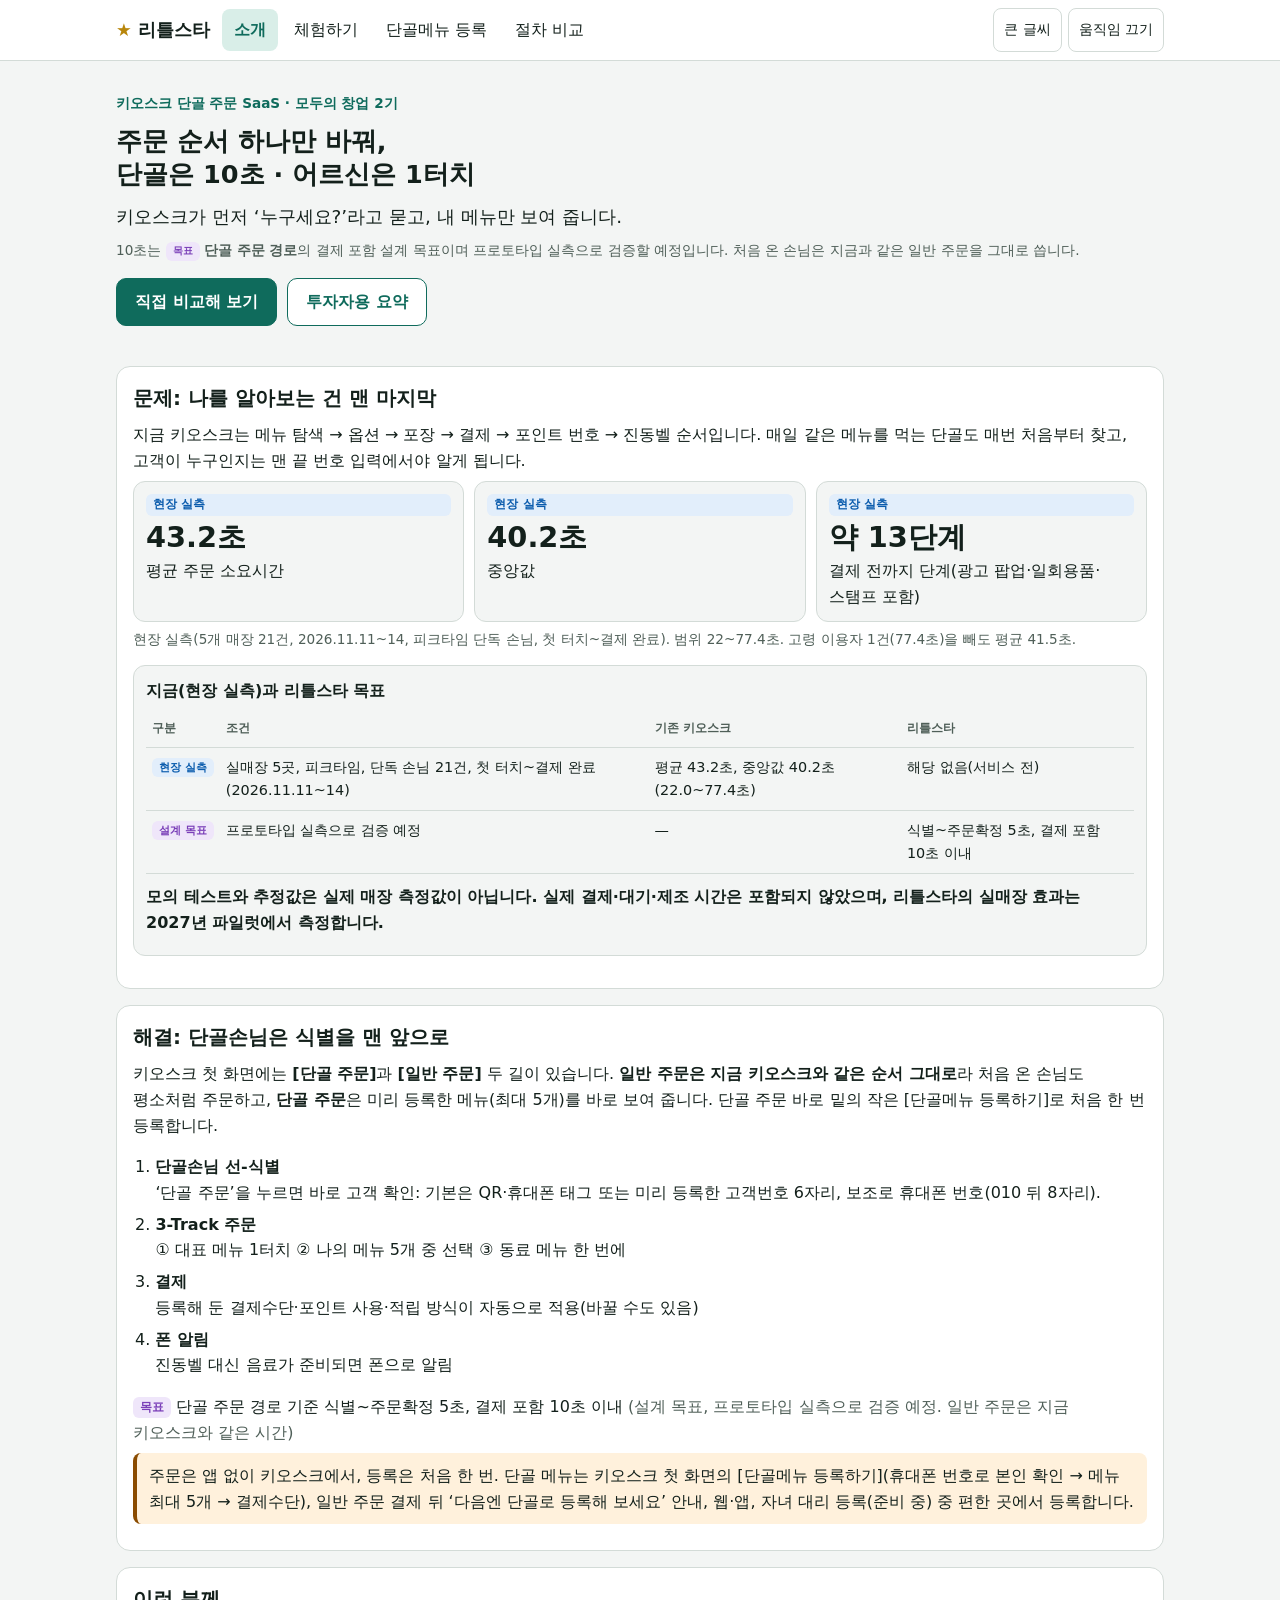
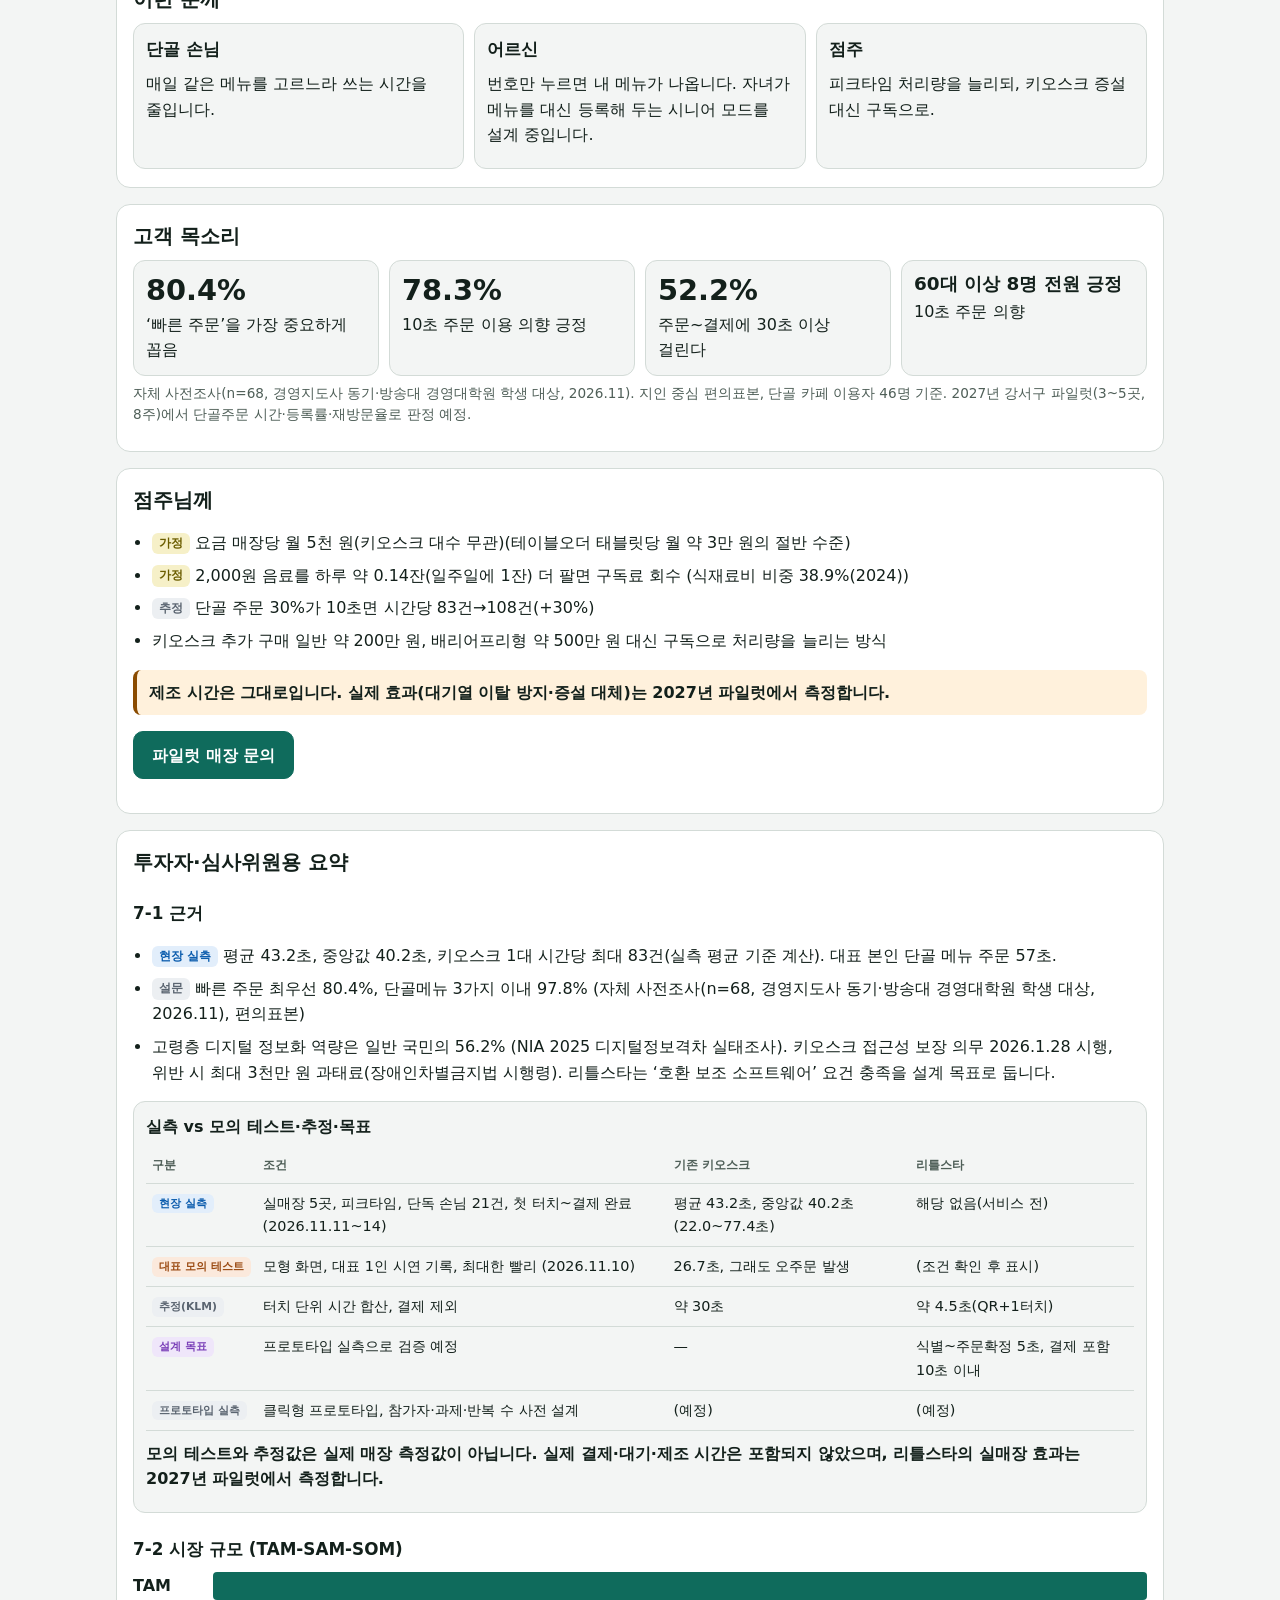
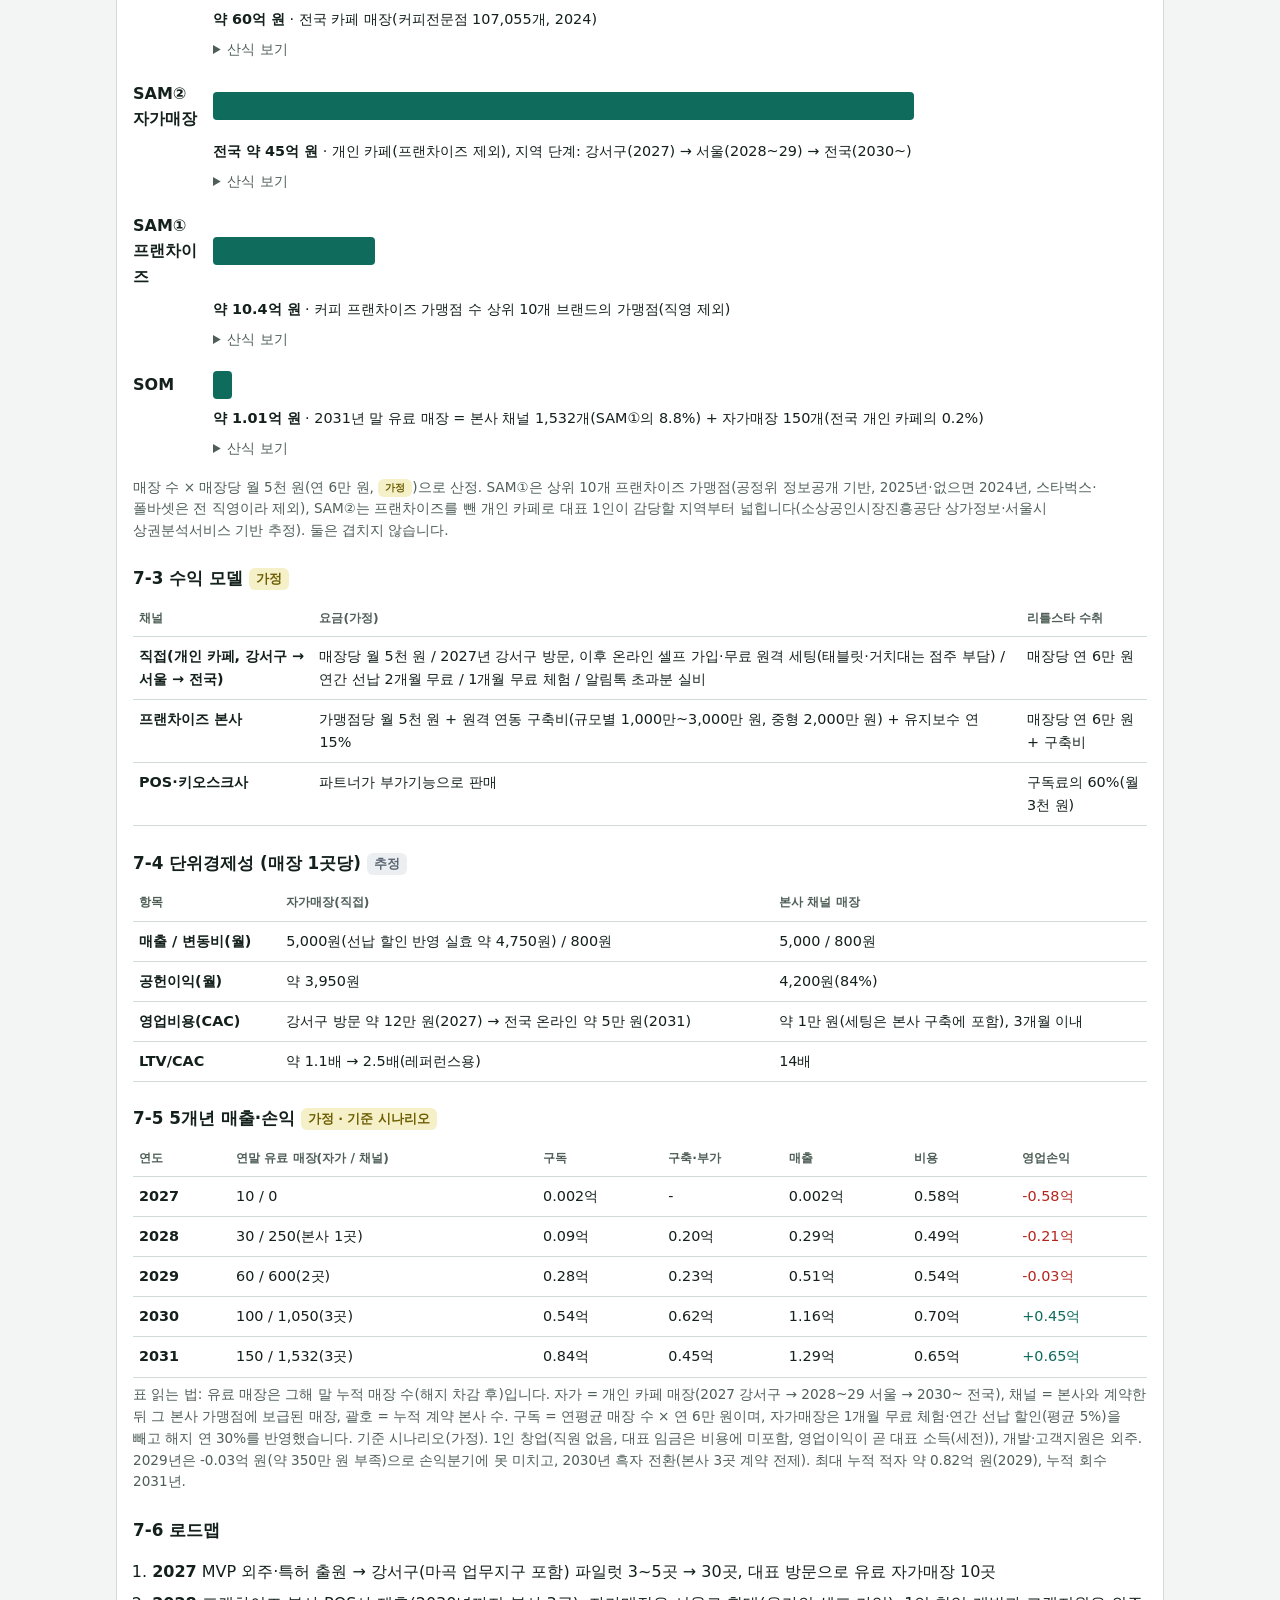
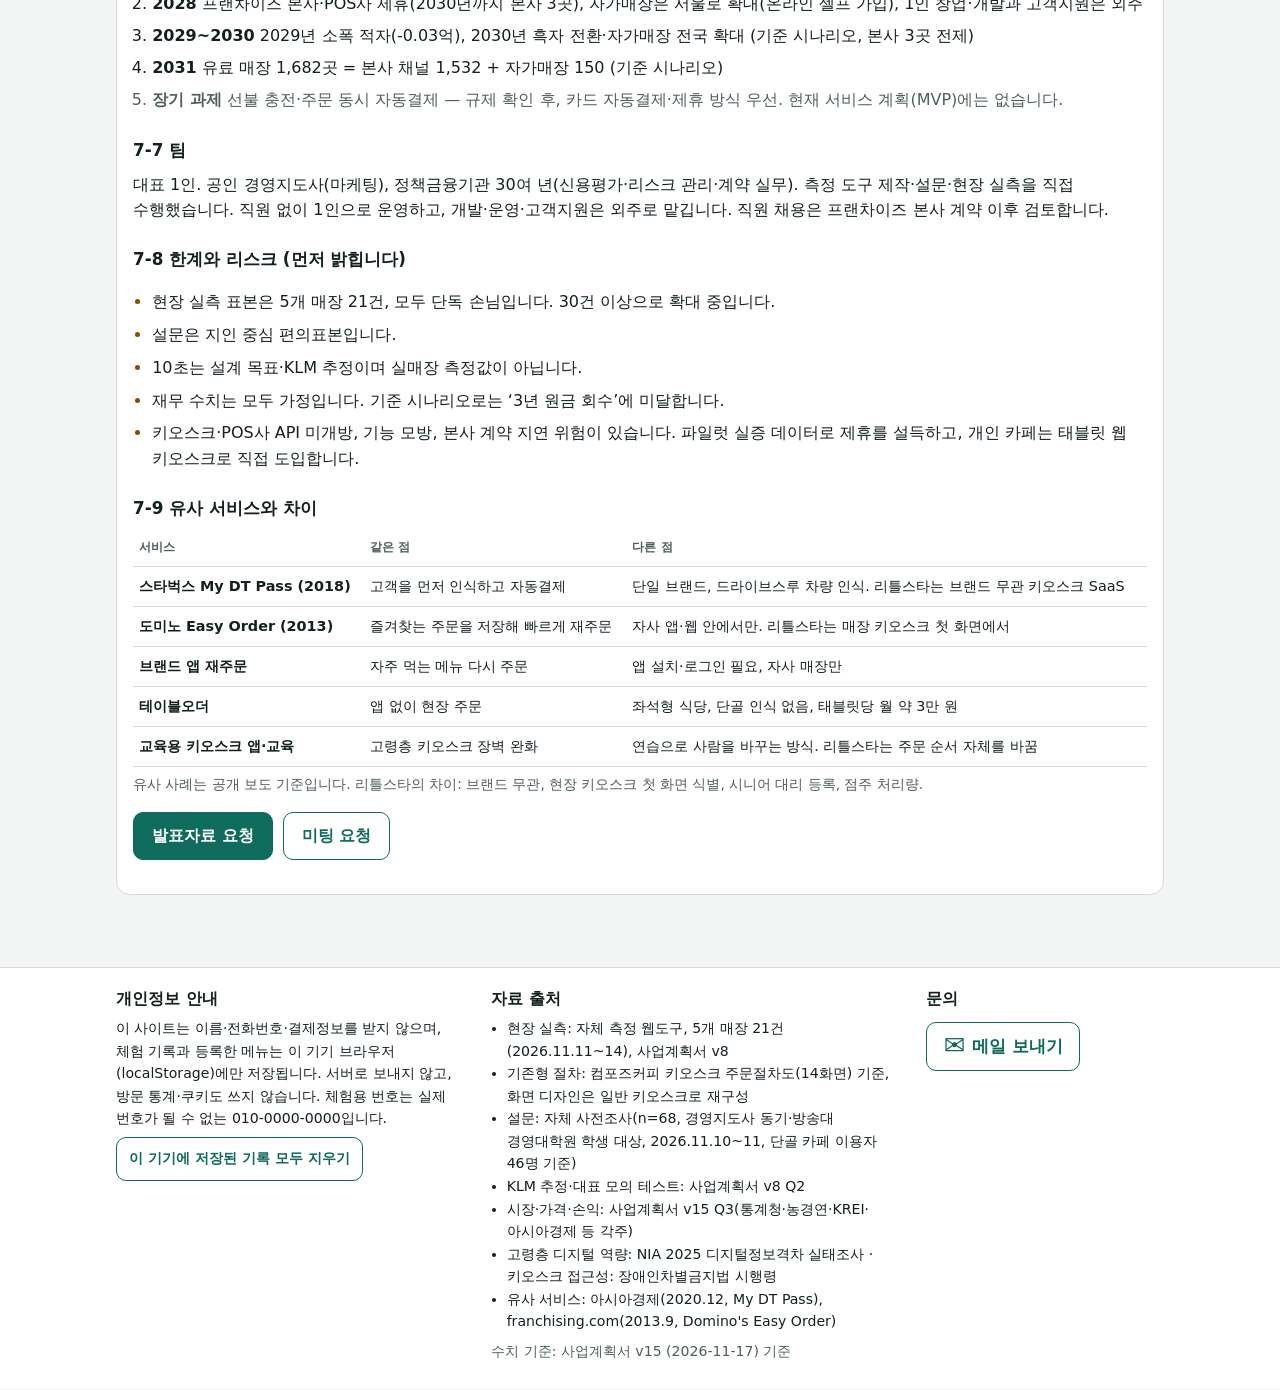
<file: src/index.html>
<!doctype html>
<html lang="ko">
<head>
<meta charset="utf-8">
<meta name="viewport" content="width=device-width, initial-scale=1, viewport-fit=cover">
<title>리틀스타 주문 비교</title>
<meta name="description" content="키오스크가 먼저 '누구세요?'라고 묻고, 내 메뉴만 보여 줍니다. 기존형 키오스크와 리틀스타 주문 순서를 직접 비교해 보세요.">
<meta property="og:title" content="리틀스타 · 주문 순서 하나만 바꿔, 단골은 10초">
<meta property="og:description" content="기존형 키오스크와 리틀스타로 같은 메뉴를 모의 주문해 보고 시간 차이를 직접 확인하세요. (웹 모의 체험, 실제 매장 측정값 아님)">
<meta property="og:type" content="website">
<meta property="og:locale" content="ko_KR">
<meta property="og:image" content="og.png">
<meta name="robots" content="noindex">
<link rel="stylesheet" href="styles.css">
<script>try{var p=JSON.parse(localStorage.getItem("ls_prefs")||"{}");if(p.big)document.documentElement.classList.add("big");if(p.calm)document.documentElement.classList.add("calm");}catch(e){}</script>
</head>
<body>
<a class="skip" href="#main">본문으로 건너뛰기</a>

<header class="topbar">
  <div class="topbar-in">
    <a class="brand" href="#home" aria-label="리틀스타 홈"><span class="logo" aria-hidden="true">★</span> 리틀스타</a>
    <nav class="nav" aria-label="주 메뉴">
      <a href="#home" data-route="home">소개</a>
      <a href="#try" data-route="try">체험하기</a>
      <a href="#my-menu" data-route="my-menu">단골메뉴 등록</a>
      <a href="#compare" data-route="compare">절차 비교</a>
    </nav>
    <div class="prefs">
      <button type="button" class="pref" id="btnBig" aria-pressed="false">큰 글씨</button>
      <button type="button" class="pref" id="btnCalm" aria-pressed="false" title="화면 움직임(애니메이션) 끄기">움직임 끄기</button>
    </div>
  </div>
</header>

<main id="main" tabindex="-1">

<!-- ========================= P1 홈 ========================= -->
<section class="page" data-page="home" aria-labelledby="h-home">
  <div class="hero">
    <p class="eyebrow">키오스크 단골 주문 SaaS · 모두의 창업 2기</p>
    <h1 id="h-home">주문 순서 하나만 바꿔,<br>단골은 10초 · 어르신은 1터치</h1>
    <p class="lead">키오스크가 먼저 ‘누구세요?’라고 묻고, 내 메뉴만 보여 줍니다.</p>
    <p class="small muted">10초는 <span class="chip t-target">목표</span> <b>단골 주문 경로</b>의 결제 포함 설계 목표이며 프로토타입 실측으로 검증할 예정입니다. 처음 온 손님은 지금과 같은 일반 주문을 그대로 씁니다.</p>
    <div class="cta-row">
      <a class="btn primary" href="#try">직접 비교해 보기</a>
      <a class="btn" href="#investor" data-scroll="investor">투자자용 요약</a>
    </div>
  </div>

  <section class="sec" aria-labelledby="h-problem">
    <h2 id="h-problem">문제: 나를 알아보는 건 맨 마지막</h2>
    <p>지금 키오스크는 메뉴 탐색 → 옵션 → 포장 → 결제 → 포인트 번호 → 진동벨 순서입니다. 매일 같은 메뉴를 먹는 단골도 매번 처음부터 찾고, 고객이 누구인지는 맨 끝 번호 입력에서야 알게 됩니다.</p>
    <div class="cards3">
      <div class="stat-card"><span class="chip t-field">현장 실측</span><b class="big-num"><span data-f="field.mean"></span>초</b><span>평균 주문 소요시간</span></div>
      <div class="stat-card"><span class="chip t-field">현장 실측</span><b class="big-num"><span data-f="field.median"></span>초</b><span>중앙값</span></div>
      <div class="stat-card"><span class="chip t-field">현장 실측</span><b class="big-num" data-f="field.legacySteps"></b><span>결제 전까지 단계(광고 팝업·일회용품·스탬프 포함)</span></div>
    </div>
    <p class="foot">현장 실측(<span data-f="field.stores"></span>개 매장 <span data-f="field.n"></span>건, <span data-f="field.period"></span>, 피크타임 단독 손님, 첫 터치~결제 완료). 범위 <span data-f="field.min"></span>~<span data-f="field.max"></span>초. 고령 이용자 1건(<span data-f="field.elderly"></span>초)을 빼도 평균 <span data-f="field.meanExElderly"></span>초.</p>
    <div data-cmp="summary"></div>
  </section>

  <section class="sec" aria-labelledby="h-solution">
    <h2 id="h-solution">해결: 단골손님은 식별을 맨 앞으로</h2>
    <p>키오스크 첫 화면에는 <b>[단골 주문]</b>과 <b>[일반 주문]</b> 두 길이 있습니다. <b>일반 주문은 지금 키오스크와 같은 순서 그대로</b>라 처음 온 손님도 평소처럼 주문하고, <b>단골 주문</b>은 미리 등록한 메뉴(최대 5개)를 바로 보여 줍니다. 단골 주문 바로 밑의 작은 [단골메뉴 등록하기]로 처음 한 번 등록합니다.</p>
    <ol class="flow">
      <li><b>단골손님 선-식별</b><span>‘단골 주문’을 누르면 바로 고객 확인: 기본은 QR·휴대폰 태그 또는 미리 등록한 고객번호 6자리, 보조로 휴대폰 번호(010 뒤 8자리).</span></li>
      <li><b>3-Track 주문</b><span>① 대표 메뉴 1터치 ② 나의 메뉴 5개 중 선택 ③ 동료 메뉴 한 번에</span></li>
      <li><b>결제</b><span>등록해 둔 결제수단·포인트 사용·적립 방식이 자동으로 적용(바꿀 수도 있음)</span></li>
      <li><b>폰 알림</b><span>진동벨 대신 음료가 준비되면 폰으로 알림</span></li>
    </ol>
    <p><span class="chip t-target">목표</span> 단골 주문 경로 기준 식별~주문확정 <span data-f="target.identToConfirm"></span>초, 결제 포함 <span data-f="target.withPayment"></span>초 이내 <span class="muted">(설계 목표, 프로토타입 실측으로 검증 예정. 일반 주문은 지금 키오스크와 같은 시간)</span></p>
    <p class="note">주문은 앱 없이 키오스크에서, 등록은 처음 한 번. 단골 메뉴는 키오스크 첫 화면의 [단골메뉴 등록하기](휴대폰 번호로 본인 확인 → 메뉴 최대 5개 → 결제수단), 일반 주문 결제 뒤 ‘다음엔 단골로 등록해 보세요’ 안내, 웹·앱, 자녀 대리 등록(준비 중) 중 편한 곳에서 등록합니다.</p>
  </section>

  <section class="sec" aria-labelledby="h-who">
    <h2 id="h-who">이런 분께</h2>
    <div class="cards3">
      <div class="card"><h3>단골 손님</h3><p>매일 같은 메뉴를 고르느라 쓰는 시간을 줄입니다.</p></div>
      <div class="card"><h3>어르신</h3><p>번호만 누르면 내 메뉴가 나옵니다. 자녀가 메뉴를 대신 등록해 두는 시니어 모드를 설계 중입니다.</p></div>
      <div class="card"><h3>점주</h3><p>피크타임 처리량을 늘리되, 키오스크 증설 대신 구독으로.</p></div>
    </div>
  </section>

  <section class="sec" aria-labelledby="h-voice">
    <h2 id="h-voice">고객 목소리</h2>
    <div class="cards4">
      <div class="stat-card"><b class="big-num"><span data-f="survey.fastFirst"></span>%</b><span>‘빠른 주문’을 가장 중요하게 꼽음</span></div>
      <div class="stat-card"><b class="big-num"><span data-f="survey.tenSecPositive"></span>%</b><span>10초 주문 이용 의향 긍정</span></div>
      <div class="stat-card"><b class="big-num"><span data-f="survey.over30s"></span>%</b><span>주문~결제에 30초 이상 걸린다</span></div>
      <div class="stat-card"><b class="big-num sm" data-f="survey.senior60Positive"></b><span>10초 주문 의향</span></div>
    </div>
    <p class="foot"><span data-f="survey.label"></span>. <span data-f="survey.note"></span>.</p>
  </section>

  <section class="sec" aria-labelledby="h-owner">
    <h2 id="h-owner">점주님께</h2>
    <ul class="ticks">
      <li><span class="chip t-assume">가정</span> 요금 <span data-f="pricing.direct"></span>(<span data-f="pricing.tableOrder"></span>의 절반 수준)</li>
      <li><span class="chip t-assume">가정</span> 2,000원 음료를 <span data-f="pricing.paybackCups"></span> 더 팔면 구독료 회수 (<span data-f="pricing.foodCost"></span>)</li>
      <li><span class="chip t-estimate">추정</span> <span data-f="pricing.throughput"></span></li>
      <li><span data-f="pricing.kioskCost"></span> 대신 구독으로 처리량을 늘리는 방식</li>
    </ul>
    <p class="note strong">제조 시간은 그대로입니다. 실제 효과(대기열 이탈 방지·증설 대체)는 2027년 파일럿에서 측정합니다.</p>
    <div class="cta-row"><a class="btn primary" data-mail="파일럿 매장 참여 문의" href="#home">파일럿 매장 문의</a></div>
  </section>

  <section class="sec investor" id="investor" aria-labelledby="h-investor">
    <h2 id="h-investor">투자자·심사위원용 요약</h2>

    <h3>7-1 근거</h3>
    <ul class="ticks">
      <li><span class="chip t-field">현장 실측</span> 평균 <span data-f="field.mean"></span>초, 중앙값 <span data-f="field.median"></span>초, 키오스크 1대 시간당 최대 <span data-f="field.throughputPerHour"></span>건(실측 평균 기준 계산). 대표 본인 단골 메뉴 주문 <span data-f="field.ownerOrder"></span>초.</li>
      <li><span class="chip t-survey">설문</span> 빠른 주문 최우선 <span data-f="survey.fastFirst"></span>%, 단골메뉴 3가지 이내 <span data-f="survey.within3menus"></span>% (<span data-f="survey.label"></span>, 편의표본)</li>
      <li>고령층 디지털 정보화 역량은 일반 국민의 <span data-f="regulation.niaSenior"></span>% (<span data-f="regulation.niaSource"></span>). 키오스크 접근성 보장 의무 <span data-f="regulation.barrierFree"></span>(<span data-f="regulation.barrierFreeSource"></span>). 리틀스타는 ‘호환 보조 소프트웨어’ 요건 충족을 설계 목표로 둡니다.</li>
    </ul>
    <div data-cmp="full"></div>

    <h3>7-2 시장 규모 (TAM-SAM-SOM)</h3>
    <div class="market" id="market"></div>
    <p class="foot">매장 수 × 매장당 월 5천 원(연 6만 원, <span class="chip t-assume">가정</span>)으로 산정. SAM①은 상위 10개 프랜차이즈 가맹점(공정위 정보공개 기반, 2025년·없으면 2024년, 스타벅스·폴바셋은 전 직영이라 제외), SAM②는 프랜차이즈를 뺀 개인 카페로 대표 1인이 감당할 지역부터 넓힙니다(소상공인시장진흥공단 상가정보·서울시 상권분석서비스 기반 추정). 둘은 겹치지 않습니다.</p>

    <h3>7-3 수익 모델 <span class="chip t-assume">가정</span></h3>
    <div class="tbl-wrap"><table class="tbl" id="tblChannels"><caption class="sr">채널별 요금과 리틀스타 수취</caption><thead><tr><th scope="col">채널</th><th scope="col">요금(가정)</th><th scope="col">리틀스타 수취</th></tr></thead><tbody></tbody></table></div>

    <h3>7-4 단위경제성 (매장 1곳당) <span class="chip t-estimate">추정</span></h3>
    <div class="tbl-wrap"><table class="tbl" id="tblUnit"><caption class="sr">매장 1곳당 단위경제성</caption><thead><tr><th scope="col">항목</th><th scope="col">자가매장(직접)</th><th scope="col">본사 채널 매장</th></tr></thead><tbody></tbody></table></div>

    <h3>7-5 5개년 매출·손익 <span class="chip t-assume">가정 · 기준 시나리오</span></h3>
    <div class="pnl" id="pnl"></div>
    <p class="foot" data-f="pnlNote"></p>

    <h3>7-6 로드맵</h3>
    <ol class="road">
      <li><b>2027</b> MVP 외주·특허 출원 → 강서구(마곡 업무지구 포함) 파일럿 3~5곳 → 30곳, 대표 방문으로 유료 자가매장 10곳</li>
      <li><b>2028</b> 프랜차이즈 본사·POS사 제휴(2030년까지 본사 3곳), 자가매장은 서울로 확대(온라인 셀프 가입), 1인 창업·개발과 고객지원은 외주</li>
      <li><b>2029~2030</b> 2029년 소폭 적자(-0.03억), 2030년 흑자 전환·자가매장 전국 확대 (기준 시나리오, 본사 3곳 전제)</li>
      <li><b>2031</b> 유료 매장 1,682곳 = 본사 채널 1,532 + 자가매장 150 (기준 시나리오)</li>
      <li class="long"><b>장기 과제</b> 선불 충전·주문 동시 자동결제 — 규제 확인 후, 카드 자동결제·제휴 방식 우선. 현재 서비스 계획(MVP)에는 없습니다.</li>
    </ol>

    <h3>7-7 팀</h3>
    <p>대표 1인. 공인 경영지도사(마케팅), 정책금융기관 30여 년(신용평가·리스크 관리·계약 실무). 측정 도구 제작·설문·현장 실측을 직접 수행했습니다. 직원 없이 1인으로 운영하고, 개발·운영·고객지원은 외주로 맡깁니다. 직원 채용은 프랜차이즈 본사 계약 이후 검토합니다.</p>

    <h3>7-8 한계와 리스크 (먼저 밝힙니다)</h3>
    <ul class="ticks warn">
      <li>현장 실측 표본은 <span data-f="field.stores"></span>개 매장 <span data-f="field.n"></span>건, 모두 단독 손님입니다. 30건 이상으로 확대 중입니다.</li>
      <li>설문은 지인 중심 편의표본입니다.</li>
      <li>10초는 설계 목표·KLM 추정이며 실매장 측정값이 아닙니다.</li>
      <li>재무 수치는 모두 가정입니다. 기준 시나리오로는 ‘3년 원금 회수’에 미달합니다.</li>
      <li>키오스크·POS사 API 미개방, 기능 모방, 본사 계약 지연 위험이 있습니다. 파일럿 실증 데이터로 제휴를 설득하고, 개인 카페는 태블릿 웹 키오스크로 직접 도입합니다.</li>
    </ul>

    <h3>7-9 유사 서비스와 차이</h3>
    <div class="tbl-wrap"><table class="tbl">
      <caption class="sr">유사 서비스와 리틀스타 비교</caption>
      <thead><tr><th scope="col">서비스</th><th scope="col">같은 점</th><th scope="col">다른 점</th></tr></thead>
      <tbody>
        <tr><th scope="row">스타벅스 My DT Pass (2018)</th><td>고객을 먼저 인식하고 자동결제</td><td>단일 브랜드, 드라이브스루 차량 인식. 리틀스타는 브랜드 무관 키오스크 SaaS</td></tr>
        <tr><th scope="row">도미노 Easy Order (2013)</th><td>즐겨찾는 주문을 저장해 빠르게 재주문</td><td>자사 앱·웹 안에서만. 리틀스타는 매장 키오스크 첫 화면에서</td></tr>
        <tr><th scope="row">브랜드 앱 재주문</th><td>자주 먹는 메뉴 다시 주문</td><td>앱 설치·로그인 필요, 자사 매장만</td></tr>
        <tr><th scope="row">테이블오더</th><td>앱 없이 현장 주문</td><td>좌석형 식당, 단골 인식 없음, 태블릿당 월 약 3만 원</td></tr>
        <tr><th scope="row">교육용 키오스크 앱·교육</th><td>고령층 키오스크 장벽 완화</td><td>연습으로 사람을 바꾸는 방식. 리틀스타는 주문 순서 자체를 바꿈</td></tr>
      </tbody>
    </table></div>
    <p class="foot">유사 사례는 공개 보도 기준입니다. 리틀스타의 차이: 브랜드 무관, 현장 키오스크 첫 화면 식별, 시니어 대리 등록, 점주 처리량.</p>

    <div class="cta-row">
      <a class="btn primary" data-mail="리틀스타 발표자료 요청" href="#home">발표자료 요청</a>
      <a class="btn" data-mail="리틀스타 미팅 요청" href="#home">미팅 요청</a>
    </div>
  </section>
</section>

<!-- ========================= P2 체험 ========================= -->
<section class="page" data-page="try" aria-labelledby="h-try" hidden>
  <h1 id="h-try">주문 순서 비교 체험</h1>
  <div id="tryRoot"></div>
</section>

<!-- ========================= P3 단골메뉴 ========================= -->
<section class="page" data-page="my-menu" aria-labelledby="h-my" hidden>
  <h1 id="h-my">단골메뉴 등록 <span class="chip t-mine">시연용</span></h1>
  <p class="lead sm">주문은 앱 없이 키오스크에서, 등록은 처음 한 번. 여기서 등록한 메뉴로 리틀스타 체험을 해 볼 수 있습니다.</p>
  <p class="note">이 화면은 시연용입니다. 실제 매장 키오스크와 연동되지 않으며, 이름·전화번호·결제정보를 받지 않습니다. 등록 내용은 이 기기 브라우저에만 저장됩니다.</p>
  <div id="myRoot"></div>
</section>

<!-- ========================= P4 절차 비교 ========================= -->
<section class="page" data-page="compare" aria-labelledby="h-cmp" hidden>
  <h1 id="h-cmp">주문 절차 비교</h1>
  <p class="lead sm">차이는 단 하나, <b>‘나를 알아보는 순서’</b>입니다.</p>
  <div class="tabs" role="tablist" aria-label="보기 방식">
    <button role="tab" type="button" id="tab-both" aria-selected="true" aria-controls="steps">나란히</button>
    <button role="tab" type="button" id="tab-legacy" aria-selected="false" aria-controls="steps">기존 키오스크</button>
    <button role="tab" type="button" id="tab-ls" aria-selected="false" aria-controls="steps">리틀스타</button>
  </div>
  <div class="steps" id="steps" data-view="both" role="tabpanel" aria-labelledby="tab-both">
    <div class="col legacy">
      <h2>기존 키오스크 <small>결제 전 약 13단계</small></h2>
      <ol>
        <li>매장/포장 선택</li><li>카테고리 선택</li><li>메뉴 탐색</li><li>메뉴 선택</li><li>온도·옵션</li><li>장바구니</li><li>광고 팝업</li><li>주문 확인</li><li>일회용품</li><li>스탬프 방법</li>
        <li class="ident">★ 번호 입력(식별) <span class="here">← 식별이 여기</span></li>
        <li>결제 수단</li><li>카드 삽입·승인</li>
      </ol>
    </div>
    <div class="col ls">
      <h2>리틀스타 <small>4단계</small></h2>
      <ol>
        <li class="ident">★ 단골 주문 → 고객 확인 (QR·태그 / 고객번호 6자리 / 보조: 휴대폰 번호)</li><li>나의 메뉴 확인 → 주문하기(1터치, 수량 ± 가능)</li><li>등록한 결제수단이 자동 선택된 화면에서 [결제하기]</li><li>폰 알림(진동벨 대신)</li>
      </ol>
      <p class="move" aria-hidden="true">단골주문은 식별이 11번째 → 1번째로</p>
    </div>
  </div>
  <p class="foot">기존형 단계는 A매장 키오스크 주문절차도(14화면)를 바탕으로 정리했습니다. 체험 페이지의 기존형 화면은 이 순서를 그대로 따릅니다(특정 브랜드 디자인 아님).</p>
  <p class="note"><span class="chip t-long">장기 과제</span> 선불 자동결제를 켜면 리틀스타 3단계 ‘결제’가 2단계 주문 확정과 합쳐집니다. 규제 확인 후 추진하며 현재 계획(MVP)에는 없습니다.</p>
  <ul class="ticks">
    <li><b>단골</b>은 시간: 매일 같은 메뉴를 처음부터 찾지 않습니다.</li>
    <li><b>어르신</b>은 접근성: 메뉴판 탐색 대신 번호만 누릅니다.</li>
    <li><b>점주</b>는 피크타임: 대기열 이탈과 키오스크 증설비 부담을 줄입니다.</li>
  </ul>
  <div data-cmp="full"></div>
  <div class="cta-row"><a class="btn primary" href="#try">직접 해 보기</a></div>
</section>

</main>

<footer class="foot-site">
  <div class="foot-in">
    <section aria-labelledby="h-privacy">
      <h2 id="h-privacy">개인정보 안내</h2>
      <p>이 사이트는 이름·전화번호·결제정보를 받지 않으며, 체험 기록과 등록한 메뉴는 이 기기 브라우저(localStorage)에만 저장됩니다. 서버로 보내지 않고, 방문 통계·쿠키도 쓰지 않습니다. 체험용 번호는 실제 번호가 될 수 없는 010-0000-0000입니다.</p>
      <button type="button" class="btn sm" id="btnWipe">이 기기에 저장된 기록 모두 지우기</button>
      <span class="small muted" id="wipeMsg" role="status"></span>
    </section>
    <section aria-labelledby="h-src">
      <h2 id="h-src">자료 출처</h2>
      <ul class="src">
        <li>현장 실측: 자체 측정 웹도구, 5개 매장 21건(2026.11.11~14), 사업계획서 v8</li>
        <li>기존형 절차: 컴포즈커피 키오스크 주문절차도(14화면) 기준, 화면 디자인은 일반 키오스크로 재구성</li>
        <li>설문: 자체 사전조사(n=68, 경영지도사 동기·방송대 경영대학원 학생 대상, 2026.11.10~11, 단골 카페 이용자 46명 기준)</li>
        <li>KLM 추정·대표 모의 테스트: 사업계획서 v8 Q2</li>
        <li>시장·가격·손익: 사업계획서 v15 Q3(통계청·농경연·KREI·아시아경제 등 각주)</li>
        <li>고령층 디지털 역량: NIA 2025 디지털정보격차 실태조사 · 키오스크 접근성: 장애인차별금지법 시행령</li>
        <li>유사 서비스: 아시아경제(2020.12, My DT Pass), franchising.com(2013.9, Domino's Easy Order)</li>
      </ul>
      <p class="small muted">수치 기준: <span data-f="version"></span></p>
    </section>
    <section aria-labelledby="h-contact">
      <h2 id="h-contact">문의</h2>
      <p id="contactLine"></p>
    </section>
  </div>
</footer>

<nav class="tabbar" aria-label="하단 메뉴">
  <a href="#home" data-route="home"><span aria-hidden="true">⌂</span>소개</a>
  <a href="#try" data-route="try"><span aria-hidden="true">▶</span>체험</a>
  <a href="#my-menu" data-route="my-menu"><span aria-hidden="true">★</span>단골메뉴</a>
  <a href="#compare" data-route="compare"><span aria-hidden="true">⇄</span>절차 비교</a>
</nav>

<div id="live" class="sr" aria-live="polite"></div>
<script src="data/facts.js"></script>
<script src="data/menu.js"></script>
<script src="app.js"></script>
</body>
</html>
</file>
<file: src/styles.css>
/* 리틀스타 소개 사이트 — 모바일 우선, 외부 폰트·라이브러리 없음(오프라인 시연 대비) */
:root{
  --bg:#f3f5f4; --surface:#ffffff; --line:#d3dbd7; --fg:#13201b; --muted:#4f5f58;
  --accent:#0f6b5c; --accent-fg:#ffffff; --accent-soft:#d9eee8;
  --warn:#8a4b00; --warn-soft:#fff1dc;
  --star:#b8860b; --star-soft:#fff6d6;
  --c-field:#0b5cad; --c-field-bg:#e2eefb;
  --c-target:#7a3fb8; --c-target-bg:#efe6fa;
  --c-est:#5a6470; --c-est-bg:#eceff2;
  --c-mock:#9a4a12; --c-mock-bg:#fbe9dc;
  --c-mine:#0f6b5c; --c-mine-bg:#d9eee8;
  --c-assume:#6b5d00; --c-assume-bg:#f6f0c8;
  --k-bg:#20262b; --k-surface:#2c343a; --k-fg:#f3f5f4; --k-btn:#ffffff; --k-btn-fg:#13201b; --k-accent:#e0592a;
  --font:"Apple SD Gothic Neo","Malgun Gothic","Noto Sans KR",system-ui,sans-serif;
  --mono:ui-monospace,"SF Mono",Menlo,Consolas,monospace;
  --fs:16px; --kbtn:56px;
  color-scheme:light;
}
@media (prefers-color-scheme: dark){:root:not([data-theme="light"]){
  --bg:#0f1513; --surface:#18201d; --line:#33403a; --fg:#e7eeea; --muted:#a5b5ad;
  --accent:#4cc3aa; --accent-fg:#06231d; --accent-soft:#173a32;
  --warn:#f0b35a; --warn-soft:#3a2a12; --star:#f2c94c; --star-soft:#3a3115;
  --c-field:#8cc2ff; --c-field-bg:#13304f; --c-target:#cfa8ff; --c-target-bg:#33204f;
  --c-est:#c3ccd5; --c-est-bg:#2a3138; --c-mock:#ffb98a; --c-mock-bg:#46260f;
  --c-mine:#7fe0c9; --c-mine-bg:#173a32; --c-assume:#efe08a; --c-assume-bg:#3b3510;
  color-scheme:dark}}
:root[data-theme="dark"]{
  --bg:#0f1513; --surface:#18201d; --line:#33403a; --fg:#e7eeea; --muted:#a5b5ad;
  --accent:#4cc3aa; --accent-fg:#06231d; --accent-soft:#173a32;
  --warn:#f0b35a; --warn-soft:#3a2a12; --star:#f2c94c; --star-soft:#3a3115;
  color-scheme:dark}
html.big{--fs:20px; --kbtn:72px}
*{box-sizing:border-box}
[hidden]{display:none!important}
html{scroll-behavior:smooth}
html.calm{scroll-behavior:auto}
html.calm *{animation:none!important;transition:none!important}
@media (prefers-reduced-motion: reduce){html{scroll-behavior:auto} *{animation:none!important;transition:none!important}}
body{margin:0;background:var(--bg);color:var(--fg);font-family:var(--font);font-size:var(--fs);line-height:1.6;word-break:keep-all;overflow-wrap:anywhere;padding-bottom:calc(72px + env(safe-area-inset-bottom,0px))}
a{color:var(--accent)}
:focus-visible{outline:3px solid var(--accent);outline-offset:2px}
[tabindex="-1"]:focus{outline:none}
.sr{position:absolute!important;width:1px;height:1px;overflow:hidden;clip:rect(0 0 0 0);white-space:nowrap}
.skip{position:absolute;left:-999px;top:0;background:var(--accent);color:var(--accent-fg);padding:8px 12px;z-index:100}
.skip:focus{left:8px}
.muted{color:var(--muted)} .small{font-size:.85em}
h1{font-size:1.6em;line-height:1.3;margin:.4em 0 .4em;text-wrap:balance}
h2{font-size:1.25em;line-height:1.35;margin:0 0 .5em}
h3{font-size:1.05em;margin:1.4em 0 .5em}
p{margin:.5em 0}

/* top bar */
.topbar{position:sticky;top:0;z-index:20;background:var(--surface);border-bottom:1px solid var(--line)}
.topbar-in{max-width:1080px;margin:0 auto;padding:8px 16px;display:flex;align-items:center;gap:12px;flex-wrap:wrap}
.brand{font-weight:800;text-decoration:none;color:var(--fg);font-size:1.1em;display:flex;align-items:center;gap:6px}
.logo{color:var(--star)}
.nav{display:none;gap:4px;flex:1}
.nav a{padding:8px 12px;border-radius:8px;text-decoration:none;color:var(--fg)}
.nav a[aria-current="page"]{background:var(--accent-soft);color:var(--accent);font-weight:700}
.prefs{margin-left:auto;display:flex;gap:6px}
.pref{font:inherit;font-size:.85em;min-height:44px;padding:4px 10px;border-radius:8px;border:1px solid var(--line);background:var(--surface);color:var(--fg);cursor:pointer}
.pref[aria-pressed="true"]{background:var(--accent);color:var(--accent-fg);border-color:var(--accent)}
.tabbar{position:fixed;left:0;right:0;bottom:0;z-index:20;display:grid;grid-template-columns:repeat(4,1fr);background:var(--surface);border-top:1px solid var(--line);padding-bottom:env(safe-area-inset-bottom,0px)}
.tabbar a{display:flex;flex-direction:column;align-items:center;justify-content:center;min-height:60px;text-decoration:none;color:var(--muted);font-size:.8em;gap:2px}
.tabbar a span{font-size:1.3em;line-height:1}
.tabbar a[aria-current="page"]{color:var(--accent);font-weight:700}
@media (min-width:760px){.nav{display:flex}.tabbar{display:none}body{padding-bottom:0}}

main{max-width:1080px;margin:0 auto;padding:8px 16px 32px;outline:none}
.page{display:block}
.hero{padding:24px 0 8px}
.eyebrow{color:var(--accent);font-weight:700;font-size:.85em;margin:0}
.lead{font-size:1.15em}
.lead.sm{font-size:1.05em}
.cta-row{display:flex;gap:10px;flex-wrap:wrap;margin:16px 0}
.btn{display:inline-flex;align-items:center;justify-content:center;min-height:48px;padding:8px 18px;border-radius:10px;border:1.5px solid var(--accent);color:var(--accent);background:var(--surface);font:inherit;font-weight:700;text-decoration:none;cursor:pointer}
.btn.primary{background:var(--accent);color:var(--accent-fg)}
.btn.sm{min-height:44px;font-size:.9em;padding:6px 12px}
.btn.ghost{border-color:var(--line);color:var(--fg)}
.btn:disabled{opacity:.45;cursor:default}
.sec{background:var(--surface);border:1px solid var(--line);border-radius:14px;padding:18px 16px;margin:16px 0}
.cards3,.cards4{display:grid;gap:10px;grid-template-columns:1fr}
@media (min-width:560px){.cards3{grid-template-columns:repeat(3,1fr)}.cards4{grid-template-columns:repeat(2,1fr)}}
@media (min-width:900px){.cards4{grid-template-columns:repeat(4,1fr)}}
.card,.stat-card{border:1px solid var(--line);border-radius:12px;padding:12px;background:var(--bg)}
.card h3{margin:0 0 .3em}
.stat-card{display:flex;flex-direction:column;gap:4px}
.big-num{font-size:1.8em;line-height:1.2;font-variant-numeric:tabular-nums}
.big-num.sm{font-size:1.15em}
.foot{font-size:.85em;color:var(--muted)}
.note{background:var(--warn-soft);border-left:4px solid var(--warn);padding:10px 12px;border-radius:8px}
.note.strong{font-weight:700}
.chip{display:inline-block;font-size:.75em;font-weight:700;border-radius:6px;padding:1px 7px;vertical-align:.1em;white-space:nowrap}
.t-field{background:var(--c-field-bg);color:var(--c-field)}
.t-target{background:var(--c-target-bg);color:var(--c-target)}
.t-estimate{background:var(--c-est-bg);color:var(--c-est)}
.t-mock{background:var(--c-mock-bg);color:var(--c-mock)}
.t-mine{background:var(--c-mine-bg);color:var(--c-mine)}
.t-assume{background:var(--c-assume-bg);color:var(--c-assume)}
.t-survey{background:var(--c-est-bg);color:var(--c-est)}
.t-long{background:var(--warn-soft);color:var(--warn)}
.flow{padding-left:1.4em}
.flow li{margin:.4em 0}
.flow li b{display:block}
.ticks{padding-left:1.2em}
.ticks li{margin:.45em 0}
.ticks.warn li::marker{color:var(--warn)}
.road{padding-left:1.2em}
.road li{margin:.4em 0}
.road li.long{color:var(--muted)}

/* comparison block (PRD 4.4) */
.cmp{border:1px solid var(--line);border-radius:12px;padding:12px;margin:14px 0;background:var(--bg)}
.cmp h3,.cmp h4{margin:0 0 .5em;font-size:1em}
.tbl-wrap{overflow-x:auto;-webkit-overflow-scrolling:touch;max-width:100%}
.tbl{border-collapse:collapse;width:100%;font-size:.9em}
.tbl th,.tbl td{border-bottom:1px solid var(--line);padding:8px 6px;text-align:left;vertical-align:top}
.tbl thead th{font-size:.85em;color:var(--muted);font-weight:600}
.tbl tbody th{font-weight:700}
.cmp-cards{display:none}
@media (max-width:640px){
  .cmp .tbl{display:none}
  .cmp-cards{display:flex;flex-direction:column;gap:8px}
  .cmp-card{border:1px solid var(--line);border-radius:10px;padding:10px;background:var(--surface)}
  .cmp-card .cond{font-size:.85em;color:var(--muted)}
  .cmp-card dl{display:grid;grid-template-columns:auto 1fr;gap:2px 10px;margin:.4em 0 0}
  .cmp-card dt{color:var(--muted);font-size:.85em}
  .cmp-card dd{margin:0}
}
.cmp-fixed{font-size:1em;font-weight:600;margin-top:10px}

/* market bars */
.market{display:flex;flex-direction:column;gap:10px}
.mk{display:grid;grid-template-columns:4.5em 1fr;gap:8px;align-items:center}
.mk .bar{height:28px;background:var(--accent);border-radius:4px;min-width:6px}
.mk .lab{font-weight:700}
.mk .val{grid-column:2;font-size:.9em}
.mk details{grid-column:2;font-size:.85em;color:var(--muted)}
.mk summary{cursor:pointer;min-height:32px}

/* P&L */
.pnl table{display:none}
.pnl .yr{border:1px solid var(--line);border-radius:10px;padding:10px;margin:8px 0;background:var(--bg)}
.pnl .yr dl{display:grid;grid-template-columns:auto 1fr;gap:2px 12px;margin:.3em 0 0}
.pnl .yr dt{color:var(--muted);font-size:.85em}
.pnl .yr dd{margin:0;font-variant-numeric:tabular-nums}
.neg{color:#b3261e} .pos{color:var(--accent)}
@media (prefers-color-scheme: dark){.neg{color:#ff8a80}}
@media (min-width:700px){.pnl table{display:table}.pnl .yr{display:none}}

/* P4 steps */
.tabs{display:flex;gap:6px;margin:12px 0;flex-wrap:wrap}
.tabs [role="tab"]{font:inherit;min-height:44px;padding:6px 14px;border-radius:999px;border:1px solid var(--line);background:var(--surface);color:var(--fg);cursor:pointer}
.tabs [aria-selected="true"]{background:var(--accent);color:var(--accent-fg);border-color:var(--accent)}
.steps{display:grid;gap:12px;grid-template-columns:1fr 1fr}
.steps[data-view="legacy"] .col.ls,.steps[data-view="ls"] .col.legacy{display:none}
.steps[data-view="legacy"],.steps[data-view="ls"]{grid-template-columns:1fr}
@media (max-width:520px){.steps[data-view="both"]{grid-template-columns:1fr}}
.col{background:var(--surface);border:1px solid var(--line);border-radius:12px;padding:12px}
.col h2{font-size:1.05em}
.col small{display:block;color:var(--muted);font-weight:400;font-size:.8em}
.col ol{margin:0;padding-left:1.8em}
.col li{padding:5px 4px;border-bottom:1px dashed var(--line)}
.col li.ident{background:var(--star-soft);font-weight:800;border-radius:6px}
.col .here{color:var(--warn);font-weight:700;font-size:.85em;white-space:nowrap}
.col.ls li{padding:12px 4px}
.move{margin-top:10px;font-weight:700;color:var(--star);animation:slideIn 1s ease-out 1}
@keyframes slideIn{from{transform:translateY(240px);opacity:0}to{transform:none;opacity:1}}

/* footer */
.foot-site{background:var(--surface);border-top:1px solid var(--line);margin-top:24px}
.foot-in{max-width:1080px;margin:0 auto;padding:20px 16px;display:grid;gap:18px}
@media (min-width:760px){.foot-in{grid-template-columns:1.2fr 1.4fr .8fr}}
.foot-in h2{font-size:1em}
.foot-in p,.src{font-size:.88em}
.src{padding-left:1.1em;margin:0}

/* ===== P2 체험 ===== */
.task{border:2px solid var(--accent);border-radius:14px;padding:14px;background:var(--surface);margin:12px 0}
.task h2{font-size:1em;color:var(--accent);margin:0 0 .3em}
.task .what{font-size:1.25em;font-weight:800}
.task ul{margin:.3em 0 0;padding-left:1.1em}
.choice{display:grid;gap:10px;margin:12px 0}
@media (min-width:640px){.choice{grid-template-columns:1fr 1fr}}
.timerbar{display:flex;justify-content:space-between;align-items:center;gap:8px;margin:8px 0;font-size:.9em}
.timer{font-family:var(--mono);font-variant-numeric:tabular-nums;font-weight:700;font-size:1.1em}
.order-tag{font-weight:700}

/* kiosk frame — both kiosks share exactly the same button size/feel (공정성 규칙) */
.kiosk{background:var(--k-bg);color:var(--k-fg);border-radius:18px;padding:14px;max-width:520px;margin:0 auto;min-height:520px;display:flex;flex-direction:column;gap:12px;position:relative}
.kiosk .k-head{display:flex;justify-content:space-between;align-items:center;font-size:.85em;color:#c7d0d6}
.kiosk h2{color:var(--k-fg);font-size:1.3em;margin:4px 0;text-align:center}
.kiosk p{color:#dfe5e9}
.kb{font:inherit;font-weight:700;min-height:var(--kbtn);border-radius:12px;border:0;background:var(--k-btn);color:var(--k-btn-fg);padding:8px 10px;cursor:pointer;touch-action:manipulation;-webkit-tap-highlight-color:transparent;font-size:1em;line-height:1.25}
.kb.acc{background:var(--k-accent);color:#fff}
.kb.sec2{background:var(--k-surface);color:var(--k-fg);border:1.5px solid #56626b}
.kb[aria-pressed="true"],.kb[aria-checked="true"]{background:var(--k-accent);color:#fff}
.kb:focus-visible{outline:3px solid #ffd54a;outline-offset:2px}
.kgrid{display:grid;gap:8px;grid-template-columns:1fr 1fr}
.kgrid.three{grid-template-columns:repeat(3,1fr)}
.krow{display:flex;gap:8px;flex-wrap:wrap}
.krow > .kb{flex:1}
.kcats{display:flex;gap:6px;overflow-x:auto;padding-bottom:4px}
.kcats .kb{flex:0 0 auto;min-width:4.6em;padding:6px 12px}
.kitem{display:flex;flex-direction:column;align-items:center;justify-content:center;gap:2px;text-align:center}
.kitem .pr{font-weight:400;font-size:.85em;opacity:.75}
.kpager{display:flex;justify-content:space-between;align-items:center;gap:8px}
.kcart{background:var(--k-surface);border-radius:12px;padding:10px;display:flex;flex-direction:column;gap:8px;margin-top:auto}
.kcart ul{margin:0;padding-left:1.1em;font-size:.9em}
.kfoot{display:flex;gap:8px;margin-top:auto}
.kfoot .kb{flex:1}
.kopt{display:flex;flex-direction:column;gap:6px}
.kopt h3{margin:4px 0 0;font-size:.95em;color:#c7d0d6}
.kmodal{position:fixed;inset:0;background:rgba(10,14,16,.86);z-index:50;color:var(--k-fg);display:flex;align-items:center;justify-content:center;padding:14px}
.kmodal .box{background:var(--k-surface);border-radius:14px;padding:16px;width:100%;max-width:520px;display:flex;flex-direction:column;gap:10px;max-height:100%;overflow:auto}
.kpad{display:grid;grid-template-columns:repeat(3,1fr);gap:8px}
.kphone{font-family:var(--mono);font-size:1.6em;text-align:center;letter-spacing:.06em;background:#11161a;border-radius:10px;padding:10px}
.kwarn{background:#4a3410;color:#ffe2a8;border-radius:10px;padding:8px 10px;font-size:.85em}
.kcheck{display:flex;flex-direction:column;gap:8px}
.kstar{background:linear-gradient(135deg,#ffe28a,#ffc94d);color:#2a1d00}
.kstar small{display:block;font-weight:500}
.kmenu-list{display:flex;flex-direction:column;gap:8px}
.kmenu-list .kb{text-align:left}
.kmenu-list small{display:block;font-weight:400;opacity:.8}
.kdone{text-align:center;padding:30px 0}
.kdone .big{font-size:3em}

/* results */
.result{background:var(--surface);border:1px solid var(--line);border-radius:14px;padding:16px;margin:12px 0}
.result h2{margin-top:0}
.bars{display:flex;flex-direction:column;gap:10px;margin:10px 0}
.barrow{display:grid;grid-template-columns:5.2em 1fr auto;gap:8px;align-items:center}
.barrow .bar{height:22px;border-radius:4px;background:var(--c-mine);min-width:4px}
.barrow .bar.legacy{background:var(--muted)}
.barrow .sec-v{font-family:var(--mono);font-weight:700;font-variant-numeric:tabular-nums}
.rtbl{width:100%;border-collapse:collapse;font-size:.92em}
.rtbl th,.rtbl td{padding:6px 4px;border-bottom:1px solid var(--line);text-align:left}
.rtbl td{font-variant-numeric:tabular-nums}
.disclaimer{border:2px solid var(--warn);background:var(--warn-soft);border-radius:10px;padding:10px 12px;font-size:1em;font-weight:600;margin:12px 0}
.ok{color:var(--accent);font-weight:700}
.bad{color:#b3261e;font-weight:700}
.history{font-size:.9em}
.history li{margin:.2em 0}

/* ===== P3 ===== */
.step-h{display:flex;align-items:center;gap:8px;margin:18px 0 8px}
.step-h .n{display:inline-flex;align-items:center;justify-content:center;width:1.8em;height:1.8em;border-radius:50%;background:var(--accent);color:var(--accent-fg);font-weight:800;font-size:.9em}
.step-h h2{margin:0;font-size:1.1em}
.seg{display:flex;flex-wrap:wrap;gap:6px;margin:6px 0 10px}
.seg button,.pick{font:inherit;min-height:48px;padding:6px 14px;border-radius:10px;border:1.5px solid var(--line);background:var(--surface);color:var(--fg);cursor:pointer}
.seg button[aria-pressed="true"],.pick[aria-pressed="true"]{border-color:var(--accent);background:var(--accent-soft);color:var(--accent);font-weight:700}
.picks{display:grid;grid-template-columns:repeat(2,1fr);gap:6px}
@media (min-width:640px){.picks{grid-template-columns:repeat(3,1fr)}}
.field label{display:block;font-weight:700;margin-bottom:4px}
.field input,.field select{font:inherit;min-height:48px;padding:8px 10px;border:1.5px solid var(--line);border-radius:10px;background:var(--surface);color:var(--fg);width:100%;max-width:360px}
.mylist{list-style:none;padding:0;margin:0;display:flex;flex-direction:column;gap:8px}
.mylist li{border:1px solid var(--line);border-radius:12px;padding:10px;background:var(--surface);display:grid;grid-template-columns:1fr auto;gap:6px;align-items:center}
.mylist li.rep{border:2px solid var(--star);background:var(--star-soft)}
.mylist .ctrl{display:flex;gap:4px;flex-wrap:wrap;justify-content:flex-end}
.mylist .ctrl button{font:inherit;font-size:.85em;min-height:44px;min-width:44px;border-radius:8px;border:1px solid var(--line);background:var(--surface);color:var(--fg);cursor:pointer;padding:4px 8px}
.ident-card{border:1px dashed var(--line);border-radius:12px;padding:12px;font-size:.92em}
.rtbl thead th,.ok,.bad,.rtbl td:first-of-type{white-space:nowrap}
/* 11/17: 두 방식 나란히 선택 */
.pair-h{font-size:1.05em;margin:16px 0 8px}
.pair{display:grid;grid-template-columns:1fr 1fr;gap:8px}
.pick-card{display:flex;flex-direction:column;gap:6px;padding:12px 10px}
.pick-card h2{font-size:1em;margin:0}
.pick-card.suggested{border:2px solid var(--accent)}
.pick-card .chip{align-self:flex-start;margin:0}
.mini{margin:0;padding-left:1.2em;font-size:.85em}
.mini li{margin:.15em 0}
.mini small{color:var(--muted)}
.pick-btns{display:flex;flex-direction:column;gap:6px;margin-top:auto}
.pick-btns .btn{width:100%;padding:8px 6px;font-size:.92em}
.done-line{margin:0;font-size:.9em}
.linkish{font:inherit;background:none;border:0;padding:0;color:var(--accent);text-decoration:underline;cursor:pointer;min-height:auto}
.kmenu-list .kb small{display:block;font-weight:400;font-size:.8em;opacity:.8}
.spin{animation:spin 1.6s linear infinite;display:inline-block}
@keyframes spin{to{transform:rotate(360deg)}}
@media (min-width:640px){.pick-card{padding:16px}.mini{font-size:.92em}}
/* 11/17-2: 단골 주문 목록·수량 */
.kline{display:grid;grid-template-columns:1fr auto;gap:8px;align-items:center;background:var(--k-surface);border-radius:12px;padding:8px 10px}
.kline.rep{background:#3a3320}
.kstep{display:flex;align-items:center;gap:6px}
.kstep .kb{min-width:var(--kbtn);padding:4px}
.kstep b{min-width:1.6em;text-align:center;font-size:1.2em}
.kok{background:#1f4d3f;color:#d9fbe9;border-radius:10px;padding:8px 10px;margin:0;font-weight:700;font-size:.92em}
.stepper{display:flex;align-items:center;gap:10px;margin:4px 0 8px}
.stepper button{font:inherit;min-height:48px;min-width:48px;border-radius:10px;border:1.5px solid var(--line);background:var(--surface);color:var(--fg);cursor:pointer;font-size:1.2em}
.stepper button:disabled{opacity:.4}
.stepper b{min-width:1.5em;text-align:center;font-size:1.2em}
.kstep .kb{font-size:1.5em;line-height:1;display:inline-flex;align-items:center;justify-content:center}
.kb small{display:block;font-weight:400;font-size:.8em;opacity:.9}

.hl-grid{display:grid;gap:14px;margin:10px 0}
@media (min-width:760px){.hl-grid{grid-template-columns:1fr 1fr}}
.hl{border:1px solid var(--line, #ccc);border-radius:10px;padding:12px}
.hl h3{margin:0 0 4px;font-size:1.15em}
.hl .sec-v{font-size:1.5em}
.hl .barrow .bar{height:30px}

.stagebar{display:flex;gap:8px;list-style:none;padding:0;margin:0 0 12px;flex-wrap:wrap}
.stagebar li{flex:1 1 200px;border:1px solid var(--line);border-radius:8px;padding:8px 10px;color:var(--muted)}
.stagebar li b{display:inline-block;min-width:1.6em;text-align:center;border-radius:50%;background:var(--line);margin-right:4px}
.stagebar li[aria-current]{border-color:var(--accent,#0e6b5c);color:var(--fg);font-weight:700}
.mylist li[aria-current]{outline:2px solid var(--accent,#0e6b5c)}

/* 문의 이메일 링크: 모바일에서 누르기 쉽게(최소 48px) */
.contact-mail { display: inline-flex; align-items: center; gap: .4em; min-height: 48px; padding: .6em 1em; margin: .25em 0; border: 1px solid currentColor; border-radius: 10px; font-size: 1.05rem; font-weight: 600; text-decoration: none; }
.contact-mail .ic { font-size: 1.6rem; line-height: 1; }
.contact-mail:hover, .contact-mail:focus-visible { text-decoration: underline; }

/* 로고 별 반짝임(11/17): 빛남+작은 별빛 2개. '움직임 끄기'·prefers-reduced-motion이면 위 공통 규칙으로 멈춤 */
.logo { position: relative; display: inline-block; animation: starTwinkle 2.4s ease-in-out infinite; }
.logo::before, .logo::after { content: ""; position: absolute; width: 6px; height: 6px; background: var(--star); opacity: 0; pointer-events: none;
  clip-path: polygon(50% 0, 62% 38%, 100% 50%, 62% 62%, 50% 100%, 38% 62%, 0 50%, 38% 38%); animation: starSpark 2.4s ease-in-out infinite; }
.logo::before { top: -4px; right: -6px; }
.logo::after { bottom: -2px; left: -6px; width: 4px; height: 4px; animation-delay: 1.2s; }
@keyframes starTwinkle {
  0%, 100% { transform: scale(1) rotate(0deg); opacity: .85; text-shadow: 0 0 0 transparent; }
  50% { transform: scale(1.18) rotate(8deg); opacity: 1; text-shadow: 0 0 6px var(--star), 0 0 12px var(--star); }
}
@keyframes starSpark {
  0%, 30%, 100% { opacity: 0; transform: scale(.3); }
  45% { opacity: 1; transform: scale(1.2); }
  60% { opacity: 0; transform: scale(.5); }
}

/* 단골메뉴 등록하기(11/17): 첫 화면 단골 버튼 바로 밑 작은 버튼, 일반 주문 구역, 결제 후 등록 안내 */
.kb-link{font:inherit;font-size:.88em;font-weight:600;min-height:40px;align-self:center;background:transparent;color:#ffd9a8;border:1.5px dashed #8a6a3a;border-radius:10px;padding:6px 14px;cursor:pointer;margin-top:-4px;touch-action:manipulation}
.kb-link small{font-weight:400;opacity:.85;margin-left:4px}
.kb-link:focus-visible{outline:3px solid #ffd54a;outline-offset:2px}
.kgen{border-top:1px solid #45505a;padding-top:10px;margin-top:2px;display:flex;flex-direction:column}
.kreg{background:#3a2e14;border:1px solid #8a6a3a;border-radius:12px;padding:10px;display:flex;flex-direction:column;gap:8px}
.kreg p{margin:0;color:#ffe9c4}
.kiosk h2 small{font-size:.7em;font-weight:500;color:#c7d0d6}
.kitem[disabled]{opacity:.45;cursor:not-allowed}

/* 키오스크 첫 화면(11/18): 왼쪽 일반 주문, 오른쪽 단골 주문 + 바로 밑 작은 단골메뉴 등록하기. 모바일 폭에서도 좌우 2열 유지 */
.kiosk.khome-wrap{min-height:0;gap:10px}
.khome{display:grid;grid-template-columns:minmax(0,1fr) minmax(0,1fr);gap:10px;align-items:stretch}
.khome-col{display:flex;flex-direction:column;gap:8px;min-width:0}
.khome-btn{display:flex;flex-direction:column;align-items:center;justify-content:center;gap:6px;text-align:center;min-height:170px;padding:14px 8px;word-break:keep-all;overflow-wrap:anywhere}
.khome-gen{flex:1;height:100%}
.khome-ls{flex:1}
.khome-btn .kt{font-size:1.25em;font-weight:800}
.khome-btn small{font-size:.75em;line-height:1.35}
.khome .kb-link{align-self:stretch;margin:0;text-align:center;word-break:keep-all;overflow-wrap:anywhere;line-height:1.3}
.khome .kb-link small{display:block;margin:2px 0 0}
.kst{display:block;font-size:.72em;font-weight:600;background:rgba(0,0,0,.28);border-radius:8px;padding:3px 6px;margin-top:2px}
.kst.sug{background:#ffd54a;color:#222}
.kb.suggested{outline:3px dashed #ffd54a;outline-offset:3px}
.khome-note{margin:0;text-align:center;color:#c7d0d6 !important}
@media (max-width:360px){.khome-btn{min-height:150px;padding:12px 6px}.khome-btn .kt{font-size:1.1em}}
</file>
